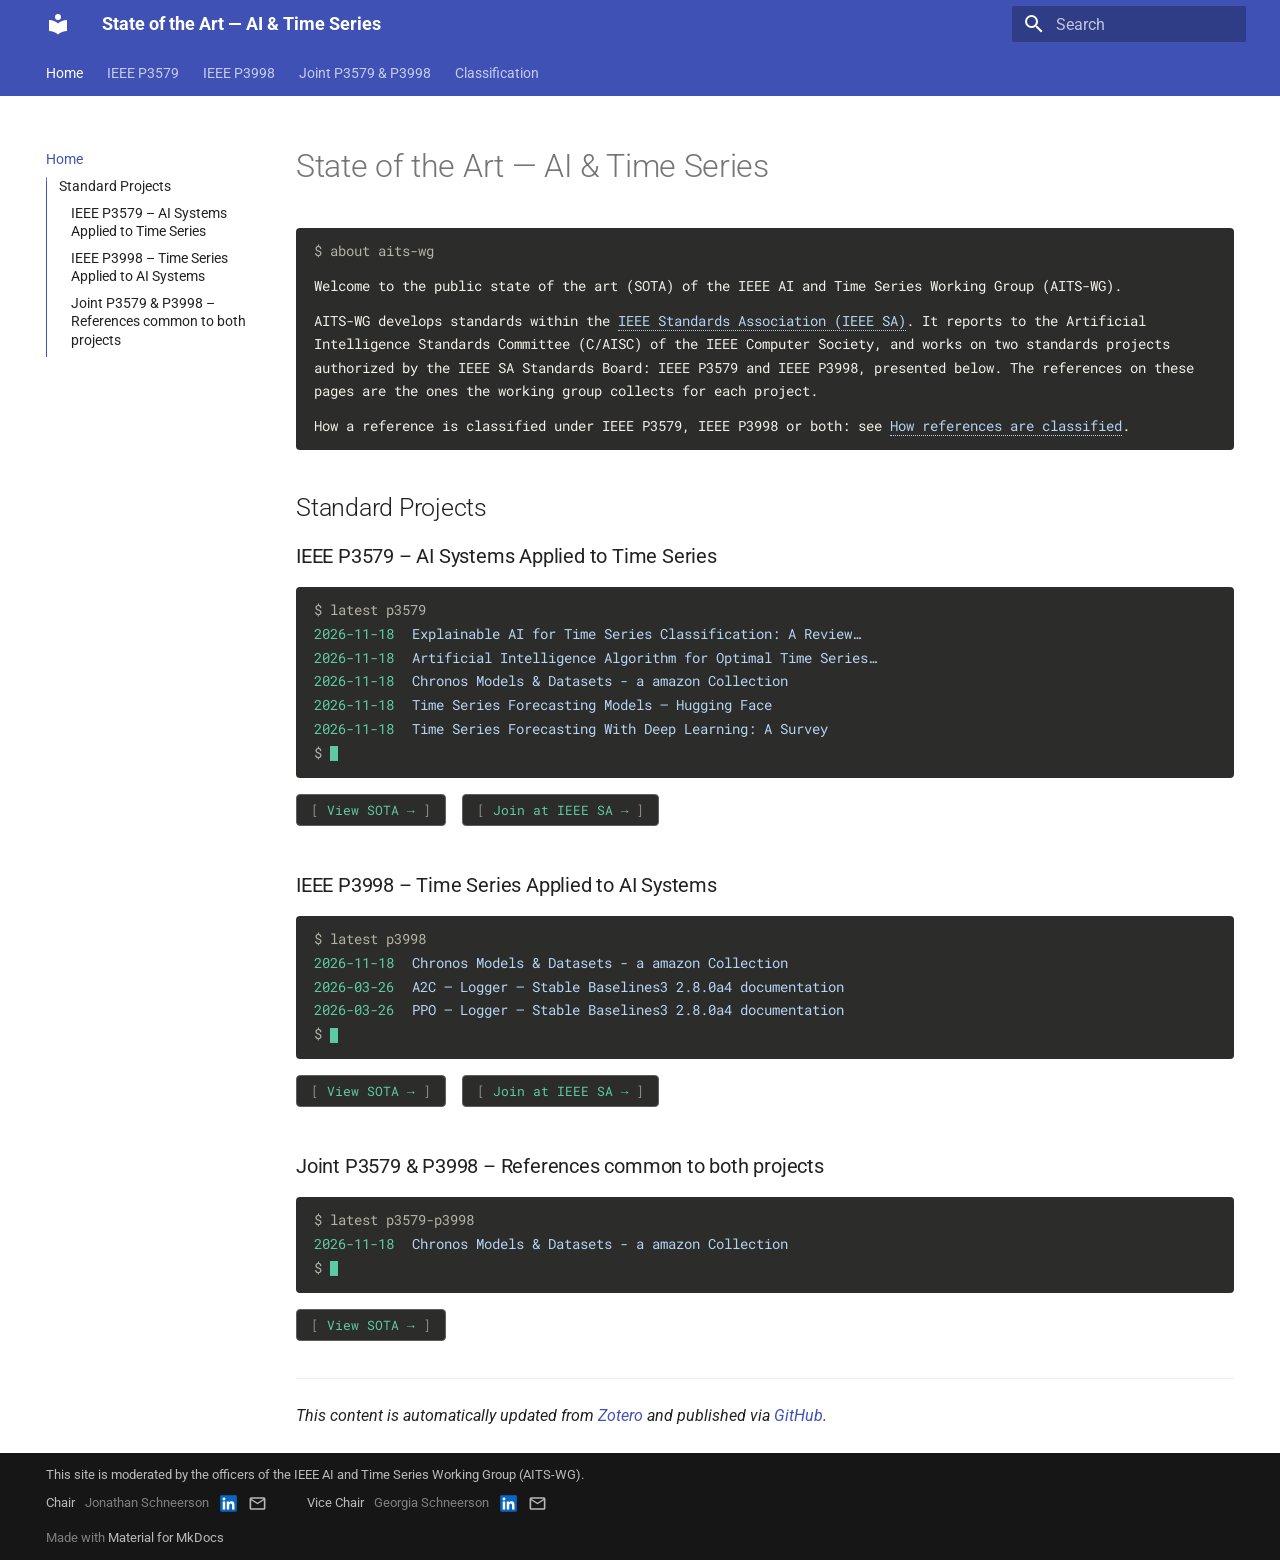
<file: index.html>
<!doctype html>
<html lang="en" class="no-js">
  <head>
    
      <meta charset="utf-8">
      <meta name="viewport" content="width=device-width,initial-scale=1">
      
      
      
        <link rel="canonical" href="https://aitimeseries.com/">
      
      
      
        <link rel="next" href="p3579/">
      
      
        
      
      
      <link rel="icon" href="assets/images/favicon.png">
      <meta name="generator" content="mkdocs-1.6.1, mkdocs-material-9.8.1">
    
    
      
        <title>State of the Art — AI & Time Series</title>
      
    
    
      <link rel="stylesheet" href="assets/stylesheets/main.57a0d79d.min.css">
      
        
        <link rel="stylesheet" href="assets/stylesheets/palette.fb2fffe2.min.css">
      
      


    
    
      
    
    
      
        
        
        <link rel="preconnect" href="https://fonts.gstatic.com" crossorigin>
        <link rel="stylesheet" href="https://fonts.googleapis.com/css?family=Roboto:300,300i,400,400i,700,700i%7CRoboto+Mono:400,400i,700,700i&display=fallback">
        <style>:root{--md-text-font:"Roboto";--md-code-font:"Roboto Mono"}</style>
      
    
    
      <link rel="stylesheet" href="stylesheets/terminal.css">
    
      <link rel="stylesheet" href="stylesheets/officers.css">
    
    <script>__md_scope=new URL(".",location),__md_hash=e=>[...e].reduce(((e,_)=>(e<<5)-e+_.charCodeAt(0)),0),__md_get=(e,_=localStorage,t=__md_scope)=>JSON.parse(_.getItem(t.pathname+"."+e)),__md_set=(e,_,t=localStorage,a=__md_scope)=>{try{t.setItem(a.pathname+"."+e,JSON.stringify(_))}catch(e){}}</script>
    
      

    
    
  </head>
  
  
    
    
    
    
    
    <body dir="ltr" data-md-color-scheme="default" data-md-color-primary="indigo" data-md-color-accent="blue">
  
    
    <input class="md-toggle" data-md-toggle="drawer" type="checkbox" id="__drawer" autocomplete="off">
    <input class="md-toggle" data-md-toggle="search" type="checkbox" id="__search" autocomplete="off">
    <label class="md-overlay" for="__drawer"></label>
    <div data-md-component="skip">
      
        
        <a href="#state-of-the-art-ai-time-series" class="md-skip">
          Skip to content
        </a>
      
    </div>
    <div data-md-component="announce">
      
    </div>
    
    
      

<header class="md-header" data-md-component="header">
  <nav class="md-header__inner md-grid" aria-label="Header">
    <a href="." title="State of the Art — AI &amp; Time Series" class="md-header__button md-logo" aria-label="State of the Art — AI & Time Series" data-md-component="logo">
      
  
  <svg xmlns="http://www.w3.org/2000/svg" viewBox="0 0 24 24"><path d="M12 8a3 3 0 0 0 3-3 3 3 0 0 0-3-3 3 3 0 0 0-3 3 3 3 0 0 0 3 3m0 3.54C9.64 9.35 6.5 8 3 8v11c3.5 0 6.64 1.35 9 3.54 2.36-2.19 5.5-3.54 9-3.54V8c-3.5 0-6.64 1.35-9 3.54"/></svg>

    </a>
    <label class="md-header__button md-icon" for="__drawer">
      
      <svg xmlns="http://www.w3.org/2000/svg" viewBox="0 0 24 24"><path d="M3 6h18v2H3zm0 5h18v2H3zm0 5h18v2H3z"/></svg>
    </label>
    <div class="md-header__title" data-md-component="header-title">
      <div class="md-header__ellipsis">
        <div class="md-header__topic">
          <span class="md-ellipsis">
            State of the Art — AI & Time Series
          </span>
        </div>
        <div class="md-header__topic" data-md-component="header-topic">
          <span class="md-ellipsis">
            
              Home
            
          </span>
        </div>
      </div>
    </div>
    
      
    
    
    
    
      
      
        <label class="md-header__button md-icon" for="__search">
          
          <svg xmlns="http://www.w3.org/2000/svg" viewBox="0 0 24 24"><path d="M9.5 3A6.5 6.5 0 0 1 16 9.5c0 1.61-.59 3.09-1.56 4.23l.27.27h.79l5 5-1.5 1.5-5-5v-.79l-.27-.27A6.52 6.52 0 0 1 9.5 16 6.5 6.5 0 0 1 3 9.5 6.5 6.5 0 0 1 9.5 3m0 2C7 5 5 7 5 9.5S7 14 9.5 14 14 12 14 9.5 12 5 9.5 5"/></svg>
        </label>
        <div class="md-search" data-md-component="search" role="dialog">
  <label class="md-search__overlay" for="__search"></label>
  <div class="md-search__inner" role="search">
    <form class="md-search__form" name="search">
      <input type="text" class="md-search__input" name="query" aria-label="Search" placeholder="Search" autocapitalize="off" autocorrect="off" autocomplete="off" spellcheck="false" data-md-component="search-query" required>
      <label class="md-search__icon md-icon" for="__search">
        
        <svg xmlns="http://www.w3.org/2000/svg" viewBox="0 0 24 24"><path d="M9.5 3A6.5 6.5 0 0 1 16 9.5c0 1.61-.59 3.09-1.56 4.23l.27.27h.79l5 5-1.5 1.5-5-5v-.79l-.27-.27A6.52 6.52 0 0 1 9.5 16 6.5 6.5 0 0 1 3 9.5 6.5 6.5 0 0 1 9.5 3m0 2C7 5 5 7 5 9.5S7 14 9.5 14 14 12 14 9.5 12 5 9.5 5"/></svg>
        
        <svg xmlns="http://www.w3.org/2000/svg" viewBox="0 0 24 24"><path d="M20 11v2H8l5.5 5.5-1.42 1.42L4.16 12l7.92-7.92L13.5 5.5 8 11z"/></svg>
      </label>
      <nav class="md-search__options" aria-label="Search">
        
        <button type="reset" class="md-search__icon md-icon" title="Clear" aria-label="Clear" tabindex="-1">
          
          <svg xmlns="http://www.w3.org/2000/svg" viewBox="0 0 24 24"><path d="M19 6.41 17.59 5 12 10.59 6.41 5 5 6.41 10.59 12 5 17.59 6.41 19 12 13.41 17.59 19 19 17.59 13.41 12z"/></svg>
        </button>
      </nav>
      
    </form>
    <div class="md-search__output">
      <div class="md-search__scrollwrap" tabindex="0" data-md-scrollfix>
        <div class="md-search-result" data-md-component="search-result">
          <div class="md-search-result__meta">
            Initializing search
          </div>
          <ol class="md-search-result__list" role="presentation"></ol>
        </div>
      </div>
    </div>
  </div>
</div>
      
    
    
  </nav>
  
</header>
    
    <div class="md-container" data-md-component="container">
      
      
        
          
            
<nav class="md-tabs" aria-label="Tabs" data-md-component="tabs">
  <div class="md-grid">
    <ul class="md-tabs__list">
      
        
  
  
  
    
  
  
    <li class="md-tabs__item md-tabs__item--active">
      <a href="." class="md-tabs__link">
        
  
  
    
  
  Home

      </a>
    </li>
  

      
        
  
  
  
  
    <li class="md-tabs__item">
      <a href="p3579/" class="md-tabs__link">
        
  
  
    
  
  IEEE P3579

      </a>
    </li>
  

      
        
  
  
  
  
    <li class="md-tabs__item">
      <a href="p3998/" class="md-tabs__link">
        
  
  
    
  
  IEEE P3998

      </a>
    </li>
  

      
        
  
  
  
  
    <li class="md-tabs__item">
      <a href="p3579-p3998/" class="md-tabs__link">
        
  
  
    
  
  Joint P3579 & P3998

      </a>
    </li>
  

      
        
  
  
  
  
    <li class="md-tabs__item">
      <a href="classification/" class="md-tabs__link">
        
  
  
    
  
  Classification

      </a>
    </li>
  

      
    </ul>
  </div>
</nav>
          
        
      
      <main class="md-main" data-md-component="main">
        <div class="md-main__inner md-grid">
          
            
              
              <div class="md-sidebar md-sidebar--primary" data-md-component="sidebar" data-md-type="navigation" >
                <div class="md-sidebar__scrollwrap">
                  <div class="md-sidebar__inner">
                    


  


  

<nav class="md-nav md-nav--primary md-nav--lifted md-nav--integrated" aria-label="Navigation" data-md-level="0">
  <label class="md-nav__title" for="__drawer">
    <a href="." title="State of the Art — AI &amp; Time Series" class="md-nav__button md-logo" aria-label="State of the Art — AI & Time Series" data-md-component="logo">
      
  
  <svg xmlns="http://www.w3.org/2000/svg" viewBox="0 0 24 24"><path d="M12 8a3 3 0 0 0 3-3 3 3 0 0 0-3-3 3 3 0 0 0-3 3 3 3 0 0 0 3 3m0 3.54C9.64 9.35 6.5 8 3 8v11c3.5 0 6.64 1.35 9 3.54 2.36-2.19 5.5-3.54 9-3.54V8c-3.5 0-6.64 1.35-9 3.54"/></svg>

    </a>
    State of the Art — AI & Time Series
  </label>
  
  <ul class="md-nav__list" data-md-scrollfix>
    
      
      
  
  
    
  
  
  
    <li class="md-nav__item md-nav__item--active">
      
      <input class="md-nav__toggle md-toggle" type="checkbox" id="__toc">
      
      
        
      
      
        <label class="md-nav__link md-nav__link--active" for="__toc">
          
  
  
  <span class="md-ellipsis">
    
  
    Home
  

    
  </span>
  
  

          <span class="md-nav__icon md-icon"></span>
        </label>
      
      <a href="." class="md-nav__link md-nav__link--active">
        
  
  
  <span class="md-ellipsis">
    
  
    Home
  

    
  </span>
  
  

      </a>
      
        

<nav class="md-nav md-nav--secondary" aria-label="Table of contents">
  
  
  
    
  
  
    <label class="md-nav__title" for="__toc">
      <span class="md-nav__icon md-icon"></span>
      Table of contents
    </label>
    <ul class="md-nav__list" data-md-component="toc" data-md-scrollfix>
      
        <li class="md-nav__item">
  <a href="#standard-projects" class="md-nav__link">
    <span class="md-ellipsis">
      
        Standard Projects
      
    </span>
  </a>
  
    <nav class="md-nav" aria-label="Standard Projects">
      <ul class="md-nav__list">
        
          <li class="md-nav__item">
  <a href="#ieee-p3579-ai-systems-applied-to-time-series" class="md-nav__link">
    <span class="md-ellipsis">
      
        IEEE P3579 – AI Systems Applied to Time Series
      
    </span>
  </a>
  
</li>
        
          <li class="md-nav__item">
  <a href="#ieee-p3998-time-series-applied-to-ai-systems" class="md-nav__link">
    <span class="md-ellipsis">
      
        IEEE P3998 – Time Series Applied to AI Systems
      
    </span>
  </a>
  
</li>
        
          <li class="md-nav__item">
  <a href="#joint-p3579-p3998-references-common-to-both-projects" class="md-nav__link">
    <span class="md-ellipsis">
      
        Joint P3579 &amp; P3998 – References common to both projects
      
    </span>
  </a>
  
</li>
        
      </ul>
    </nav>
  
</li>
      
    </ul>
  
</nav>
      
    </li>
  

    
      
      
  
  
  
  
    <li class="md-nav__item">
      <a href="p3579/" class="md-nav__link">
        
  
  
  <span class="md-ellipsis">
    
  
    IEEE P3579
  

    
  </span>
  
  

      </a>
    </li>
  

    
      
      
  
  
  
  
    <li class="md-nav__item">
      <a href="p3998/" class="md-nav__link">
        
  
  
  <span class="md-ellipsis">
    
  
    IEEE P3998
  

    
  </span>
  
  

      </a>
    </li>
  

    
      
      
  
  
  
  
    <li class="md-nav__item">
      <a href="p3579-p3998/" class="md-nav__link">
        
  
  
  <span class="md-ellipsis">
    
  
    Joint P3579 & P3998
  

    
  </span>
  
  

      </a>
    </li>
  

    
      
      
  
  
  
  
    <li class="md-nav__item">
      <a href="classification/" class="md-nav__link">
        
  
  
  <span class="md-ellipsis">
    
  
    Classification
  

    
  </span>
  
  

      </a>
    </li>
  

    
  </ul>
</nav>
                  </div>
                </div>
              </div>
            
            
          
          
            <div class="md-content" data-md-component="content">
              
              <article class="md-content__inner md-typeset">
                
                  



<h1 id="state-of-the-art-ai-time-series">State of the Art — AI &amp; Time Series</h1>
<div class="term-panel">
<p><span class="term-prompt">$ about aits-wg</span></p>
<p>Welcome to the public state of the art (SOTA) of the IEEE AI and Time Series Working Group (AITS-WG).</p>
<p>AITS-WG develops standards within the <a href="https://standards.ieee.org/">IEEE Standards Association (IEEE SA)</a>. It reports to the Artificial Intelligence Standards Committee (C/AISC) of the IEEE Computer Society, and works on two standards projects authorized by the IEEE SA Standards Board: IEEE P3579 and IEEE P3998, presented below. The references on these pages are the ones the working group collects for each project.</p>
<p>How a reference is classified under IEEE P3579, IEEE P3998 or both: see <a href="classification/">How references are classified</a>.</p>
</div>
<h2 id="standard-projects">Standard Projects</h2>
<h3 id="ieee-p3579-ai-systems-applied-to-time-series">IEEE P3579 – AI Systems Applied to Time Series</h3>
<!-- latest:p3579 -->

<div class="latest-term">
<p><span class="term-prompt">$ latest p3579</span></p>
<ul>
<li><span class="term-date">2026-11-18</span> <a href="p3579/#ref-NJNFHFNK" title="Explainable AI for Time Series Classification: A Review, Taxonomy and Research Directions">Explainable AI for Time Series Classification: A Review…</a></li>
<li><span class="term-date">2026-11-18</span> <a href="p3579/#ref-7AH99IWN" title="Artificial Intelligence Algorithm for Optimal Time Series Data Model">Artificial Intelligence Algorithm for Optimal Time Series…</a></li>
<li><span class="term-date">2026-11-18</span> <a href="p3579/#ref-6CB8RX6D" title="Chronos Models &amp; Datasets - a amazon Collection">Chronos Models &amp; Datasets - a amazon Collection</a></li>
<li><span class="term-date">2026-11-18</span> <a href="p3579/#ref-UGU54QGJ" title="Time Series Forecasting Models – Hugging Face">Time Series Forecasting Models – Hugging Face</a></li>
<li><span class="term-date">2026-11-18</span> <a href="p3579/#ref-4Q3UIAIE" title="Time Series Forecasting With Deep Learning: A Survey">Time Series Forecasting With Deep Learning: A Survey</a></li>
</ul>
</div>
<!-- /latest:p3579 -->

<p><a class="term-btn" href="p3579/">View SOTA →</a>
<a class="term-btn" href="https://p3579.aitimeseries.com">Join at IEEE SA →</a></p>
<h3 id="ieee-p3998-time-series-applied-to-ai-systems">IEEE P3998 – Time Series Applied to AI Systems</h3>
<!-- latest:p3998 -->

<div class="latest-term">
<p><span class="term-prompt">$ latest p3998</span></p>
<ul>
<li><span class="term-date">2026-11-18</span> <a href="p3998/#ref-HEVNVWAX" title="Chronos Models &amp; Datasets - a amazon Collection">Chronos Models &amp; Datasets - a amazon Collection</a></li>
<li><span class="term-date">2026-03-26</span> <a href="p3998/#ref-Z6TDV2T2" title="A2C — Logger — Stable Baselines3 2.8.0a4 documentation">A2C — Logger — Stable Baselines3 2.8.0a4 documentation</a></li>
<li><span class="term-date">2026-03-26</span> <a href="p3998/#ref-FCNVJ24Q" title="PPO — Logger — Stable Baselines3 2.8.0a4 documentation">PPO — Logger — Stable Baselines3 2.8.0a4 documentation</a></li>
</ul>
</div>
<!-- /latest:p3998 -->

<p><a class="term-btn" href="p3998/">View SOTA →</a>
<a class="term-btn" href="https://p3998.aitimeseries.com">Join at IEEE SA →</a></p>
<h3 id="joint-p3579-p3998-references-common-to-both-projects">Joint P3579 &amp; P3998 – References common to both projects</h3>
<!-- latest:p3579-p3998 -->

<div class="latest-term">
<p><span class="term-prompt">$ latest p3579-p3998</span></p>
<ul>
<li><span class="term-date">2026-11-18</span> <a href="p3579-p3998/#ref-6CB8RX6D" title="Chronos Models &amp; Datasets - a amazon Collection">Chronos Models &amp; Datasets - a amazon Collection</a></li>
</ul>
</div>
<!-- /latest:p3579-p3998 -->

<p><a class="term-btn" href="p3579-p3998/">View SOTA →</a></p>
<hr />
<p><em>This content is automatically updated from <a href="https://www.zotero.org">Zotero</a> and published via <a href="https://github.com/aitimeseries">GitHub</a>.</em></p>












                
              </article>
            </div>
          
          
<script>var target=document.getElementById(location.hash.slice(1));target&&target.name&&(target.checked=target.name.startsWith("__tabbed_"))</script>
        </div>
        
          <button type="button" class="md-top md-icon" data-md-component="top" hidden>
  
  <svg xmlns="http://www.w3.org/2000/svg" viewBox="0 0 24 24"><path d="M13 20h-2V8l-5.5 5.5-1.42-1.42L12 4.16l7.92 7.92-1.42 1.42L13 8z"/></svg>
  Back to top
</button>
        
      </main>
      
        <footer class="md-footer">
  
  <div class="md-footer-meta md-typeset">
    <div class="md-footer-meta__inner md-grid">
      <div class="md-copyright">
  
    <div class="md-copyright__highlight">
      This site is moderated by the officers of the IEEE AI and Time Series Working Group (AITS-WG).
    </div>
  
  
    <ul class="md-officers">
      
        <li>
          <span class="md-officers__role">Chair</span>
          <span class="md-officers__name">Jonathan Schneerson</span>
          
            <a class="md-officers__linkedin" href="https://www.linkedin.com/in/jschneerson/" target="_blank" rel="noopener" title="LinkedIn" aria-label="LinkedIn profile of Jonathan Schneerson">
              <svg xmlns="http://www.w3.org/2000/svg" viewBox="0 0 448 512"><!--! Font Awesome Free 7.1.0 by @fontawesome - https://fontawesome.com License - https://fontawesome.com/license/free (Icons: CC BY 4.0, Fonts: SIL OFL 1.1, Code: MIT License) Copyright 2025 Fonticons, Inc.--><path d="M416 32H31.9C14.3 32 0 46.5 0 64.3v383.4C0 465.5 14.3 480 31.9 480H416c17.6 0 32-14.5 32-32.3V64.3c0-17.8-14.4-32.3-32-32.3M135.4 416H69V202.2h66.5V416zM102.2 96a38.5 38.5 0 1 1 0 77 38.5 38.5 0 1 1 0-77m282.1 320h-66.4V312c0-24.8-.5-56.7-34.5-56.7-34.6 0-39.9 27-39.9 54.9V416h-66.4V202.2h63.7v29.2h.9c8.9-16.8 30.6-34.5 62.9-34.5 67.2 0 79.7 44.3 79.7 101.9z"/></svg>
            </a>
          
          
            <button type="button" class="md-officers__email" data-e="Z3JvLmVlZWlAbm9zcmVlbmhjc2o=" title="Email" aria-label="Show the email address of Jonathan Schneerson">
              <svg xmlns="http://www.w3.org/2000/svg" viewBox="0 0 24 24"><path d="M22 6c0-1.1-.9-2-2-2H4c-1.1 0-2 .9-2 2v12c0 1.1.9 2 2 2h16c1.1 0 2-.9 2-2zm-2 0-8 5-8-5zm0 12H4V8l8 5 8-5z"/></svg>
            </button>
          
        </li>
      
        <li>
          <span class="md-officers__role">Vice Chair</span>
          <span class="md-officers__name">Georgia Schneerson</span>
          
            <a class="md-officers__linkedin" href="https://www.linkedin.com/in/gschneerson/" target="_blank" rel="noopener" title="LinkedIn" aria-label="LinkedIn profile of Georgia Schneerson">
              <svg xmlns="http://www.w3.org/2000/svg" viewBox="0 0 448 512"><!--! Font Awesome Free 7.1.0 by @fontawesome - https://fontawesome.com License - https://fontawesome.com/license/free (Icons: CC BY 4.0, Fonts: SIL OFL 1.1, Code: MIT License) Copyright 2025 Fonticons, Inc.--><path d="M416 32H31.9C14.3 32 0 46.5 0 64.3v383.4C0 465.5 14.3 480 31.9 480H416c17.6 0 32-14.5 32-32.3V64.3c0-17.8-14.4-32.3-32-32.3M135.4 416H69V202.2h66.5V416zM102.2 96a38.5 38.5 0 1 1 0 77 38.5 38.5 0 1 1 0-77m282.1 320h-66.4V312c0-24.8-.5-56.7-34.5-56.7-34.6 0-39.9 27-39.9 54.9V416h-66.4V202.2h63.7v29.2h.9c8.9-16.8 30.6-34.5 62.9-34.5 67.2 0 79.7 44.3 79.7 101.9z"/></svg>
            </a>
          
          
            <button type="button" class="md-officers__email" data-e="Z3JvLmVlZWlAbm9zcmVlbmhjc2c=" title="Email" aria-label="Show the email address of Georgia Schneerson">
              <svg xmlns="http://www.w3.org/2000/svg" viewBox="0 0 24 24"><path d="M22 6c0-1.1-.9-2-2-2H4c-1.1 0-2 .9-2 2v12c0 1.1.9 2 2 2h16c1.1 0 2-.9 2-2zm-2 0-8 5-8-5zm0 12H4V8l8 5 8-5z"/></svg>
            </button>
          
        </li>
      
    </ul>
    <noscript>The email addresses need JavaScript.</noscript>
  
  
    Made with
    <a href="https://squidfunk.github.io/mkdocs-material/" target="_blank" rel="noopener">
      Material for MkDocs
    </a>
  
</div>
      
    </div>
  </div>
</footer>
      
    </div>
    <div class="md-dialog" data-md-component="dialog">
      <div class="md-dialog__inner md-typeset"></div>
    </div>
    
    
    
      
      
      <script id="__config" type="application/json">{"annotate": null, "base": ".", "features": ["navigation.tabs", "navigation.top", "search.highlight", "toc.integrate"], "search": "assets/javascripts/workers/search.a7633da7.min.js", "tags": null, "translations": {"clipboard.copied": "Copied to clipboard", "clipboard.copy": "Copy to clipboard", "search.result.more.one": "1 more on this page", "search.result.more.other": "# more on this page", "search.result.none": "No matching documents", "search.result.one": "1 matching document", "search.result.other": "# matching documents", "search.result.placeholder": "Type to start searching", "search.result.term.missing": "Missing", "select.version": "Select version"}, "version": null}</script>
    
    
      <script src="assets/javascripts/bundle.a5f9d56c.min.js"></script>
      
        <script src="javascripts/officers.js"></script>
      
    
  </body>
</html>
</file>
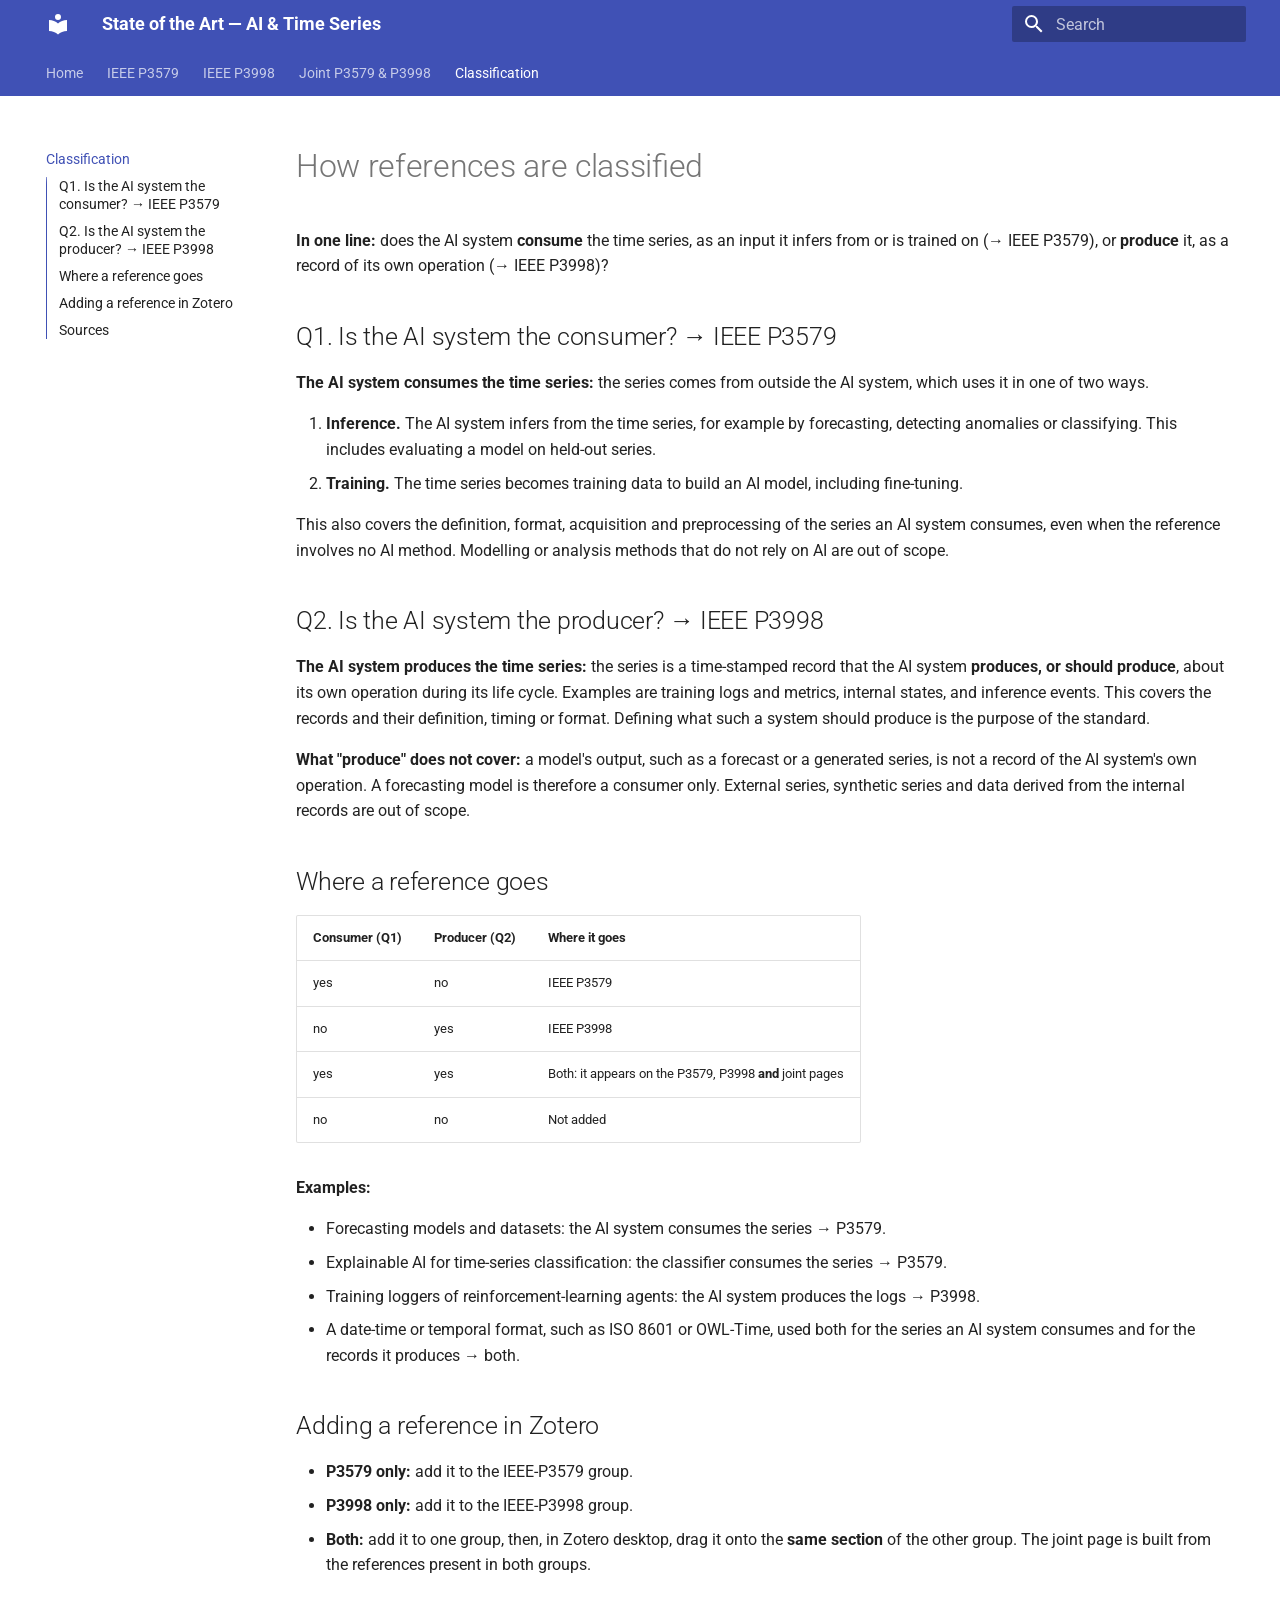
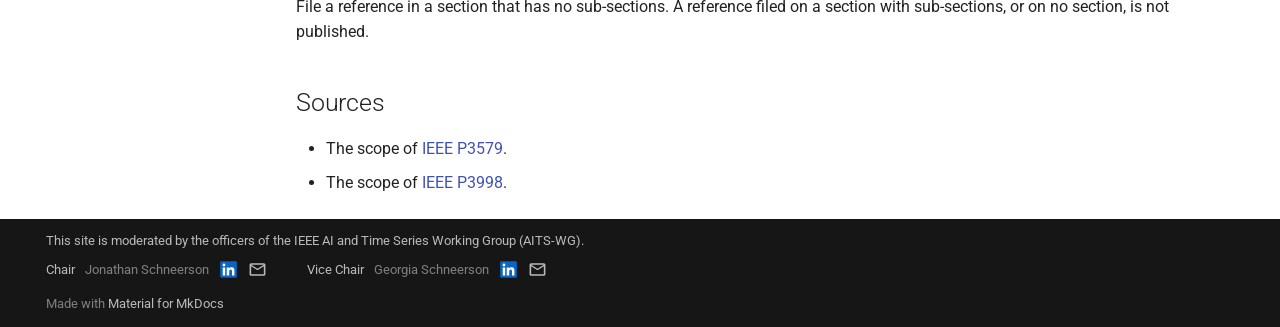
<file: classification/index.html>
<!doctype html>
<html lang="en" class="no-js">
  <head>
    
      <meta charset="utf-8">
      <meta name="viewport" content="width=device-width,initial-scale=1">
      
      
      
        <link rel="canonical" href="https://aitimeseries.com/classification/">
      
      
        <link rel="prev" href="../p3579-p3998/">
      
      
      
        
      
      
      <link rel="icon" href="../assets/images/favicon.png">
      <meta name="generator" content="mkdocs-1.6.1, mkdocs-material-9.8.1">
    
    
      
        <title>Classification - State of the Art — AI & Time Series</title>
      
    
    
      <link rel="stylesheet" href="../assets/stylesheets/main.57a0d79d.min.css">
      
        
        <link rel="stylesheet" href="../assets/stylesheets/palette.fb2fffe2.min.css">
      
      


    
    
      
    
    
      
        
        
        <link rel="preconnect" href="https://fonts.gstatic.com" crossorigin>
        <link rel="stylesheet" href="https://fonts.googleapis.com/css?family=Roboto:300,300i,400,400i,700,700i%7CRoboto+Mono:400,400i,700,700i&display=fallback">
        <style>:root{--md-text-font:"Roboto";--md-code-font:"Roboto Mono"}</style>
      
    
    
      <link rel="stylesheet" href="../stylesheets/terminal.css">
    
      <link rel="stylesheet" href="../stylesheets/officers.css">
    
    <script>__md_scope=new URL("..",location),__md_hash=e=>[...e].reduce(((e,_)=>(e<<5)-e+_.charCodeAt(0)),0),__md_get=(e,_=localStorage,t=__md_scope)=>JSON.parse(_.getItem(t.pathname+"."+e)),__md_set=(e,_,t=localStorage,a=__md_scope)=>{try{t.setItem(a.pathname+"."+e,JSON.stringify(_))}catch(e){}}</script>
    
      

    
    
  </head>
  
  
    
    
    
    
    
    <body dir="ltr" data-md-color-scheme="default" data-md-color-primary="indigo" data-md-color-accent="blue">
  
    
    <input class="md-toggle" data-md-toggle="drawer" type="checkbox" id="__drawer" autocomplete="off">
    <input class="md-toggle" data-md-toggle="search" type="checkbox" id="__search" autocomplete="off">
    <label class="md-overlay" for="__drawer"></label>
    <div data-md-component="skip">
      
        
        <a href="#how-references-are-classified" class="md-skip">
          Skip to content
        </a>
      
    </div>
    <div data-md-component="announce">
      
    </div>
    
    
      

<header class="md-header" data-md-component="header">
  <nav class="md-header__inner md-grid" aria-label="Header">
    <a href=".." title="State of the Art — AI &amp; Time Series" class="md-header__button md-logo" aria-label="State of the Art — AI & Time Series" data-md-component="logo">
      
  
  <svg xmlns="http://www.w3.org/2000/svg" viewBox="0 0 24 24"><path d="M12 8a3 3 0 0 0 3-3 3 3 0 0 0-3-3 3 3 0 0 0-3 3 3 3 0 0 0 3 3m0 3.54C9.64 9.35 6.5 8 3 8v11c3.5 0 6.64 1.35 9 3.54 2.36-2.19 5.5-3.54 9-3.54V8c-3.5 0-6.64 1.35-9 3.54"/></svg>

    </a>
    <label class="md-header__button md-icon" for="__drawer">
      
      <svg xmlns="http://www.w3.org/2000/svg" viewBox="0 0 24 24"><path d="M3 6h18v2H3zm0 5h18v2H3zm0 5h18v2H3z"/></svg>
    </label>
    <div class="md-header__title" data-md-component="header-title">
      <div class="md-header__ellipsis">
        <div class="md-header__topic">
          <span class="md-ellipsis">
            State of the Art — AI & Time Series
          </span>
        </div>
        <div class="md-header__topic" data-md-component="header-topic">
          <span class="md-ellipsis">
            
              Classification
            
          </span>
        </div>
      </div>
    </div>
    
      
    
    
    
    
      
      
        <label class="md-header__button md-icon" for="__search">
          
          <svg xmlns="http://www.w3.org/2000/svg" viewBox="0 0 24 24"><path d="M9.5 3A6.5 6.5 0 0 1 16 9.5c0 1.61-.59 3.09-1.56 4.23l.27.27h.79l5 5-1.5 1.5-5-5v-.79l-.27-.27A6.52 6.52 0 0 1 9.5 16 6.5 6.5 0 0 1 3 9.5 6.5 6.5 0 0 1 9.5 3m0 2C7 5 5 7 5 9.5S7 14 9.5 14 14 12 14 9.5 12 5 9.5 5"/></svg>
        </label>
        <div class="md-search" data-md-component="search" role="dialog">
  <label class="md-search__overlay" for="__search"></label>
  <div class="md-search__inner" role="search">
    <form class="md-search__form" name="search">
      <input type="text" class="md-search__input" name="query" aria-label="Search" placeholder="Search" autocapitalize="off" autocorrect="off" autocomplete="off" spellcheck="false" data-md-component="search-query" required>
      <label class="md-search__icon md-icon" for="__search">
        
        <svg xmlns="http://www.w3.org/2000/svg" viewBox="0 0 24 24"><path d="M9.5 3A6.5 6.5 0 0 1 16 9.5c0 1.61-.59 3.09-1.56 4.23l.27.27h.79l5 5-1.5 1.5-5-5v-.79l-.27-.27A6.52 6.52 0 0 1 9.5 16 6.5 6.5 0 0 1 3 9.5 6.5 6.5 0 0 1 9.5 3m0 2C7 5 5 7 5 9.5S7 14 9.5 14 14 12 14 9.5 12 5 9.5 5"/></svg>
        
        <svg xmlns="http://www.w3.org/2000/svg" viewBox="0 0 24 24"><path d="M20 11v2H8l5.5 5.5-1.42 1.42L4.16 12l7.92-7.92L13.5 5.5 8 11z"/></svg>
      </label>
      <nav class="md-search__options" aria-label="Search">
        
        <button type="reset" class="md-search__icon md-icon" title="Clear" aria-label="Clear" tabindex="-1">
          
          <svg xmlns="http://www.w3.org/2000/svg" viewBox="0 0 24 24"><path d="M19 6.41 17.59 5 12 10.59 6.41 5 5 6.41 10.59 12 5 17.59 6.41 19 12 13.41 17.59 19 19 17.59 13.41 12z"/></svg>
        </button>
      </nav>
      
    </form>
    <div class="md-search__output">
      <div class="md-search__scrollwrap" tabindex="0" data-md-scrollfix>
        <div class="md-search-result" data-md-component="search-result">
          <div class="md-search-result__meta">
            Initializing search
          </div>
          <ol class="md-search-result__list" role="presentation"></ol>
        </div>
      </div>
    </div>
  </div>
</div>
      
    
    
  </nav>
  
</header>
    
    <div class="md-container" data-md-component="container">
      
      
        
          
            
<nav class="md-tabs" aria-label="Tabs" data-md-component="tabs">
  <div class="md-grid">
    <ul class="md-tabs__list">
      
        
  
  
  
  
    <li class="md-tabs__item">
      <a href=".." class="md-tabs__link">
        
  
  
    
  
  Home

      </a>
    </li>
  

      
        
  
  
  
  
    <li class="md-tabs__item">
      <a href="../p3579/" class="md-tabs__link">
        
  
  
    
  
  IEEE P3579

      </a>
    </li>
  

      
        
  
  
  
  
    <li class="md-tabs__item">
      <a href="../p3998/" class="md-tabs__link">
        
  
  
    
  
  IEEE P3998

      </a>
    </li>
  

      
        
  
  
  
  
    <li class="md-tabs__item">
      <a href="../p3579-p3998/" class="md-tabs__link">
        
  
  
    
  
  Joint P3579 & P3998

      </a>
    </li>
  

      
        
  
  
  
    
  
  
    <li class="md-tabs__item md-tabs__item--active">
      <a href="./" class="md-tabs__link">
        
  
  
    
  
  Classification

      </a>
    </li>
  

      
    </ul>
  </div>
</nav>
          
        
      
      <main class="md-main" data-md-component="main">
        <div class="md-main__inner md-grid">
          
            
              
              <div class="md-sidebar md-sidebar--primary" data-md-component="sidebar" data-md-type="navigation" >
                <div class="md-sidebar__scrollwrap">
                  <div class="md-sidebar__inner">
                    


  


  

<nav class="md-nav md-nav--primary md-nav--lifted md-nav--integrated" aria-label="Navigation" data-md-level="0">
  <label class="md-nav__title" for="__drawer">
    <a href=".." title="State of the Art — AI &amp; Time Series" class="md-nav__button md-logo" aria-label="State of the Art — AI & Time Series" data-md-component="logo">
      
  
  <svg xmlns="http://www.w3.org/2000/svg" viewBox="0 0 24 24"><path d="M12 8a3 3 0 0 0 3-3 3 3 0 0 0-3-3 3 3 0 0 0-3 3 3 3 0 0 0 3 3m0 3.54C9.64 9.35 6.5 8 3 8v11c3.5 0 6.64 1.35 9 3.54 2.36-2.19 5.5-3.54 9-3.54V8c-3.5 0-6.64 1.35-9 3.54"/></svg>

    </a>
    State of the Art — AI & Time Series
  </label>
  
  <ul class="md-nav__list" data-md-scrollfix>
    
      
      
  
  
  
  
    <li class="md-nav__item">
      <a href=".." class="md-nav__link">
        
  
  
  <span class="md-ellipsis">
    
  
    Home
  

    
  </span>
  
  

      </a>
    </li>
  

    
      
      
  
  
  
  
    <li class="md-nav__item">
      <a href="../p3579/" class="md-nav__link">
        
  
  
  <span class="md-ellipsis">
    
  
    IEEE P3579
  

    
  </span>
  
  

      </a>
    </li>
  

    
      
      
  
  
  
  
    <li class="md-nav__item">
      <a href="../p3998/" class="md-nav__link">
        
  
  
  <span class="md-ellipsis">
    
  
    IEEE P3998
  

    
  </span>
  
  

      </a>
    </li>
  

    
      
      
  
  
  
  
    <li class="md-nav__item">
      <a href="../p3579-p3998/" class="md-nav__link">
        
  
  
  <span class="md-ellipsis">
    
  
    Joint P3579 & P3998
  

    
  </span>
  
  

      </a>
    </li>
  

    
      
      
  
  
    
  
  
  
    <li class="md-nav__item md-nav__item--active">
      
      <input class="md-nav__toggle md-toggle" type="checkbox" id="__toc">
      
      
        
      
      
        <label class="md-nav__link md-nav__link--active" for="__toc">
          
  
  
  <span class="md-ellipsis">
    
  
    Classification
  

    
  </span>
  
  

          <span class="md-nav__icon md-icon"></span>
        </label>
      
      <a href="./" class="md-nav__link md-nav__link--active">
        
  
  
  <span class="md-ellipsis">
    
  
    Classification
  

    
  </span>
  
  

      </a>
      
        

<nav class="md-nav md-nav--secondary" aria-label="Table of contents">
  
  
  
    
  
  
    <label class="md-nav__title" for="__toc">
      <span class="md-nav__icon md-icon"></span>
      Table of contents
    </label>
    <ul class="md-nav__list" data-md-component="toc" data-md-scrollfix>
      
        <li class="md-nav__item">
  <a href="#q1-is-the-ai-system-the-consumer-ieee-p3579" class="md-nav__link">
    <span class="md-ellipsis">
      
        Q1. Is the AI system the consumer? → IEEE P3579
      
    </span>
  </a>
  
</li>
      
        <li class="md-nav__item">
  <a href="#q2-is-the-ai-system-the-producer-ieee-p3998" class="md-nav__link">
    <span class="md-ellipsis">
      
        Q2. Is the AI system the producer? → IEEE P3998
      
    </span>
  </a>
  
</li>
      
        <li class="md-nav__item">
  <a href="#where-a-reference-goes" class="md-nav__link">
    <span class="md-ellipsis">
      
        Where a reference goes
      
    </span>
  </a>
  
</li>
      
        <li class="md-nav__item">
  <a href="#adding-a-reference-in-zotero" class="md-nav__link">
    <span class="md-ellipsis">
      
        Adding a reference in Zotero
      
    </span>
  </a>
  
</li>
      
        <li class="md-nav__item">
  <a href="#sources" class="md-nav__link">
    <span class="md-ellipsis">
      
        Sources
      
    </span>
  </a>
  
</li>
      
    </ul>
  
</nav>
      
    </li>
  

    
  </ul>
</nav>
                  </div>
                </div>
              </div>
            
            
          
          
            <div class="md-content" data-md-component="content">
              
              <article class="md-content__inner md-typeset">
                
                  



<h1 id="how-references-are-classified">How references are classified</h1>
<p><strong>In one line:</strong> does the AI system <strong>consume</strong> the time series, as an input it infers from or is trained on (→ IEEE P3579), or <strong>produce</strong> it, as a record of its own operation (→ IEEE P3998)?</p>
<h2 id="q1-is-the-ai-system-the-consumer-ieee-p3579">Q1. Is the AI system the consumer? → IEEE P3579</h2>
<p><strong>The AI system consumes the time series:</strong> the series comes from outside the AI system, which uses it in one of two ways.</p>
<ol>
<li><strong>Inference.</strong> The AI system infers from the time series, for example by forecasting, detecting anomalies or classifying. This includes evaluating a model on held-out series.</li>
<li><strong>Training.</strong> The time series becomes training data to build an AI model, including fine-tuning.</li>
</ol>
<p>This also covers the definition, format, acquisition and preprocessing of the series an AI system consumes, even when the reference involves no AI method. Modelling or analysis methods that do not rely on AI are out of scope.</p>
<h2 id="q2-is-the-ai-system-the-producer-ieee-p3998">Q2. Is the AI system the producer? → IEEE P3998</h2>
<p><strong>The AI system produces the time series:</strong> the series is a time-stamped record that the AI system <strong>produces, or should produce</strong>, about its own operation during its life cycle. Examples are training logs and metrics, internal states, and inference events. This covers the records and their definition, timing or format. Defining what such a system should produce is the purpose of the standard.</p>
<p><strong>What "produce" does not cover:</strong> a model's output, such as a forecast or a generated series, is not a record of the AI system's own operation. A forecasting model is therefore a consumer only. External series, synthetic series and data derived from the internal records are out of scope.</p>
<h2 id="where-a-reference-goes">Where a reference goes</h2>
<table>
<thead>
<tr>
<th>Consumer (Q1)</th>
<th>Producer (Q2)</th>
<th>Where it goes</th>
</tr>
</thead>
<tbody>
<tr>
<td>yes</td>
<td>no</td>
<td>IEEE P3579</td>
</tr>
<tr>
<td>no</td>
<td>yes</td>
<td>IEEE P3998</td>
</tr>
<tr>
<td>yes</td>
<td>yes</td>
<td>Both: it appears on the P3579, P3998 <strong>and</strong> joint pages</td>
</tr>
<tr>
<td>no</td>
<td>no</td>
<td>Not added</td>
</tr>
</tbody>
</table>
<p><strong>Examples:</strong></p>
<ul>
<li>Forecasting models and datasets: the AI system consumes the series → P3579.</li>
<li>Explainable AI for time-series classification: the classifier consumes the series → P3579.</li>
<li>Training loggers of reinforcement-learning agents: the AI system produces the logs → P3998.</li>
<li>A date-time or temporal format, such as ISO 8601 or OWL-Time, used both for the series an AI system consumes and for the records it produces → both.</li>
</ul>
<h2 id="adding-a-reference-in-zotero">Adding a reference in Zotero</h2>
<ul>
<li><strong>P3579 only:</strong> add it to the IEEE-P3579 group.</li>
<li><strong>P3998 only:</strong> add it to the IEEE-P3998 group.</li>
<li><strong>Both:</strong> add it to one group, then, in Zotero desktop, drag it onto the <strong>same section</strong> of the other group. The joint page is built from the references present in both groups.</li>
</ul>
<p>File a reference in a section that has no sub-sections. A reference filed on a section with sub-sections, or on no section, is not published.</p>
<h2 id="sources">Sources</h2>
<ul>
<li>The scope of <a href="https://standards.ieee.org/ieee/3579/11981/">IEEE P3579</a>.</li>
<li>The scope of <a href="https://standards.ieee.org/ieee/3998/12501/">IEEE P3998</a>.</li>
</ul>












                
              </article>
            </div>
          
          
<script>var target=document.getElementById(location.hash.slice(1));target&&target.name&&(target.checked=target.name.startsWith("__tabbed_"))</script>
        </div>
        
          <button type="button" class="md-top md-icon" data-md-component="top" hidden>
  
  <svg xmlns="http://www.w3.org/2000/svg" viewBox="0 0 24 24"><path d="M13 20h-2V8l-5.5 5.5-1.42-1.42L12 4.16l7.92 7.92-1.42 1.42L13 8z"/></svg>
  Back to top
</button>
        
      </main>
      
        <footer class="md-footer">
  
  <div class="md-footer-meta md-typeset">
    <div class="md-footer-meta__inner md-grid">
      <div class="md-copyright">
  
    <div class="md-copyright__highlight">
      This site is moderated by the officers of the IEEE AI and Time Series Working Group (AITS-WG).
    </div>
  
  
    <ul class="md-officers">
      
        <li>
          <span class="md-officers__role">Chair</span>
          <span class="md-officers__name">Jonathan Schneerson</span>
          
            <a class="md-officers__linkedin" href="https://www.linkedin.com/in/jschneerson/" target="_blank" rel="noopener" title="LinkedIn" aria-label="LinkedIn profile of Jonathan Schneerson">
              <svg xmlns="http://www.w3.org/2000/svg" viewBox="0 0 448 512"><!--! Font Awesome Free 7.1.0 by @fontawesome - https://fontawesome.com License - https://fontawesome.com/license/free (Icons: CC BY 4.0, Fonts: SIL OFL 1.1, Code: MIT License) Copyright 2025 Fonticons, Inc.--><path d="M416 32H31.9C14.3 32 0 46.5 0 64.3v383.4C0 465.5 14.3 480 31.9 480H416c17.6 0 32-14.5 32-32.3V64.3c0-17.8-14.4-32.3-32-32.3M135.4 416H69V202.2h66.5V416zM102.2 96a38.5 38.5 0 1 1 0 77 38.5 38.5 0 1 1 0-77m282.1 320h-66.4V312c0-24.8-.5-56.7-34.5-56.7-34.6 0-39.9 27-39.9 54.9V416h-66.4V202.2h63.7v29.2h.9c8.9-16.8 30.6-34.5 62.9-34.5 67.2 0 79.7 44.3 79.7 101.9z"/></svg>
            </a>
          
          
            <button type="button" class="md-officers__email" data-e="Z3JvLmVlZWlAbm9zcmVlbmhjc2o=" title="Email" aria-label="Show the email address of Jonathan Schneerson">
              <svg xmlns="http://www.w3.org/2000/svg" viewBox="0 0 24 24"><path d="M22 6c0-1.1-.9-2-2-2H4c-1.1 0-2 .9-2 2v12c0 1.1.9 2 2 2h16c1.1 0 2-.9 2-2zm-2 0-8 5-8-5zm0 12H4V8l8 5 8-5z"/></svg>
            </button>
          
        </li>
      
        <li>
          <span class="md-officers__role">Vice Chair</span>
          <span class="md-officers__name">Georgia Schneerson</span>
          
            <a class="md-officers__linkedin" href="https://www.linkedin.com/in/gschneerson/" target="_blank" rel="noopener" title="LinkedIn" aria-label="LinkedIn profile of Georgia Schneerson">
              <svg xmlns="http://www.w3.org/2000/svg" viewBox="0 0 448 512"><!--! Font Awesome Free 7.1.0 by @fontawesome - https://fontawesome.com License - https://fontawesome.com/license/free (Icons: CC BY 4.0, Fonts: SIL OFL 1.1, Code: MIT License) Copyright 2025 Fonticons, Inc.--><path d="M416 32H31.9C14.3 32 0 46.5 0 64.3v383.4C0 465.5 14.3 480 31.9 480H416c17.6 0 32-14.5 32-32.3V64.3c0-17.8-14.4-32.3-32-32.3M135.4 416H69V202.2h66.5V416zM102.2 96a38.5 38.5 0 1 1 0 77 38.5 38.5 0 1 1 0-77m282.1 320h-66.4V312c0-24.8-.5-56.7-34.5-56.7-34.6 0-39.9 27-39.9 54.9V416h-66.4V202.2h63.7v29.2h.9c8.9-16.8 30.6-34.5 62.9-34.5 67.2 0 79.7 44.3 79.7 101.9z"/></svg>
            </a>
          
          
            <button type="button" class="md-officers__email" data-e="Z3JvLmVlZWlAbm9zcmVlbmhjc2c=" title="Email" aria-label="Show the email address of Georgia Schneerson">
              <svg xmlns="http://www.w3.org/2000/svg" viewBox="0 0 24 24"><path d="M22 6c0-1.1-.9-2-2-2H4c-1.1 0-2 .9-2 2v12c0 1.1.9 2 2 2h16c1.1 0 2-.9 2-2zm-2 0-8 5-8-5zm0 12H4V8l8 5 8-5z"/></svg>
            </button>
          
        </li>
      
    </ul>
    <noscript>The email addresses need JavaScript.</noscript>
  
  
    Made with
    <a href="https://squidfunk.github.io/mkdocs-material/" target="_blank" rel="noopener">
      Material for MkDocs
    </a>
  
</div>
      
    </div>
  </div>
</footer>
      
    </div>
    <div class="md-dialog" data-md-component="dialog">
      <div class="md-dialog__inner md-typeset"></div>
    </div>
    
    
    
      
      
      <script id="__config" type="application/json">{"annotate": null, "base": "..", "features": ["navigation.tabs", "navigation.top", "search.highlight", "toc.integrate"], "search": "../assets/javascripts/workers/search.a7633da7.min.js", "tags": null, "translations": {"clipboard.copied": "Copied to clipboard", "clipboard.copy": "Copy to clipboard", "search.result.more.one": "1 more on this page", "search.result.more.other": "# more on this page", "search.result.none": "No matching documents", "search.result.one": "1 matching document", "search.result.other": "# matching documents", "search.result.placeholder": "Type to start searching", "search.result.term.missing": "Missing", "select.version": "Select version"}, "version": null}</script>
    
    
      <script src="../assets/javascripts/bundle.a5f9d56c.min.js"></script>
      
        <script src="../javascripts/officers.js"></script>
      
    
  </body>
</html>
</file>
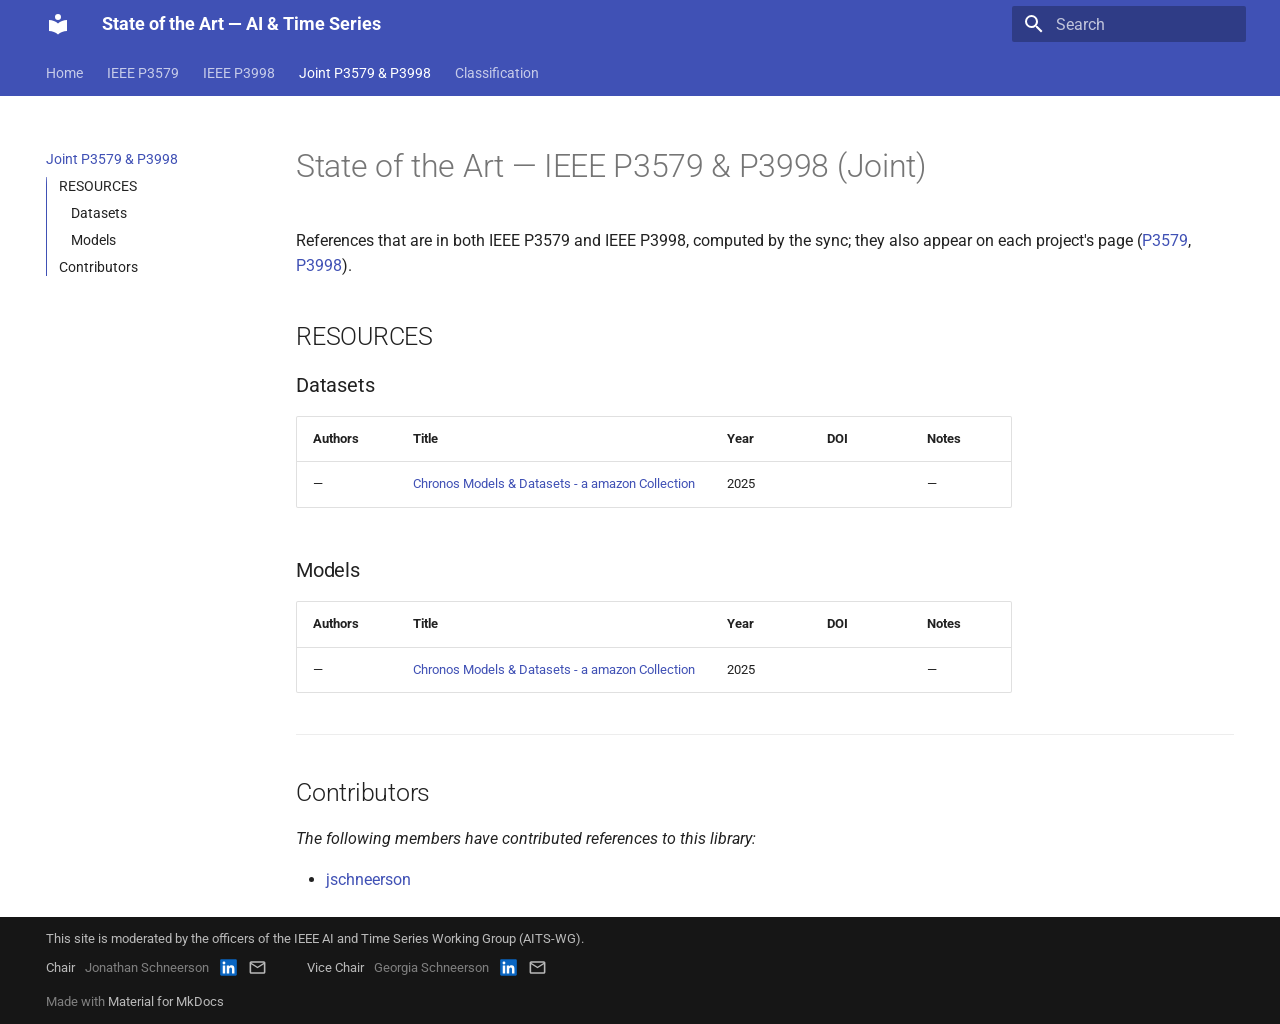
<file: p3579-p3998/index.html>
<!doctype html>
<html lang="en" class="no-js">
  <head>
    
      <meta charset="utf-8">
      <meta name="viewport" content="width=device-width,initial-scale=1">
      
      
      
        <link rel="canonical" href="https://aitimeseries.com/p3579-p3998/">
      
      
        <link rel="prev" href="../p3998/">
      
      
        <link rel="next" href="../classification/">
      
      
        
      
      
      <link rel="icon" href="../assets/images/favicon.png">
      <meta name="generator" content="mkdocs-1.6.1, mkdocs-material-9.8.1">
    
    
      
        <title>Joint P3579 & P3998 - State of the Art — AI & Time Series</title>
      
    
    
      <link rel="stylesheet" href="../assets/stylesheets/main.57a0d79d.min.css">
      
        
        <link rel="stylesheet" href="../assets/stylesheets/palette.fb2fffe2.min.css">
      
      


    
    
      
    
    
      
        
        
        <link rel="preconnect" href="https://fonts.gstatic.com" crossorigin>
        <link rel="stylesheet" href="https://fonts.googleapis.com/css?family=Roboto:300,300i,400,400i,700,700i%7CRoboto+Mono:400,400i,700,700i&display=fallback">
        <style>:root{--md-text-font:"Roboto";--md-code-font:"Roboto Mono"}</style>
      
    
    
      <link rel="stylesheet" href="../stylesheets/terminal.css">
    
      <link rel="stylesheet" href="../stylesheets/officers.css">
    
    <script>__md_scope=new URL("..",location),__md_hash=e=>[...e].reduce(((e,_)=>(e<<5)-e+_.charCodeAt(0)),0),__md_get=(e,_=localStorage,t=__md_scope)=>JSON.parse(_.getItem(t.pathname+"."+e)),__md_set=(e,_,t=localStorage,a=__md_scope)=>{try{t.setItem(a.pathname+"."+e,JSON.stringify(_))}catch(e){}}</script>
    
      

    
    
  </head>
  
  
    
    
    
    
    
    <body dir="ltr" data-md-color-scheme="default" data-md-color-primary="indigo" data-md-color-accent="blue">
  
    
    <input class="md-toggle" data-md-toggle="drawer" type="checkbox" id="__drawer" autocomplete="off">
    <input class="md-toggle" data-md-toggle="search" type="checkbox" id="__search" autocomplete="off">
    <label class="md-overlay" for="__drawer"></label>
    <div data-md-component="skip">
      
        
        <a href="#state-of-the-art-ieee-p3579-p3998-joint" class="md-skip">
          Skip to content
        </a>
      
    </div>
    <div data-md-component="announce">
      
    </div>
    
    
      

<header class="md-header" data-md-component="header">
  <nav class="md-header__inner md-grid" aria-label="Header">
    <a href=".." title="State of the Art — AI &amp; Time Series" class="md-header__button md-logo" aria-label="State of the Art — AI & Time Series" data-md-component="logo">
      
  
  <svg xmlns="http://www.w3.org/2000/svg" viewBox="0 0 24 24"><path d="M12 8a3 3 0 0 0 3-3 3 3 0 0 0-3-3 3 3 0 0 0-3 3 3 3 0 0 0 3 3m0 3.54C9.64 9.35 6.5 8 3 8v11c3.5 0 6.64 1.35 9 3.54 2.36-2.19 5.5-3.54 9-3.54V8c-3.5 0-6.64 1.35-9 3.54"/></svg>

    </a>
    <label class="md-header__button md-icon" for="__drawer">
      
      <svg xmlns="http://www.w3.org/2000/svg" viewBox="0 0 24 24"><path d="M3 6h18v2H3zm0 5h18v2H3zm0 5h18v2H3z"/></svg>
    </label>
    <div class="md-header__title" data-md-component="header-title">
      <div class="md-header__ellipsis">
        <div class="md-header__topic">
          <span class="md-ellipsis">
            State of the Art — AI & Time Series
          </span>
        </div>
        <div class="md-header__topic" data-md-component="header-topic">
          <span class="md-ellipsis">
            
              Joint P3579 & P3998
            
          </span>
        </div>
      </div>
    </div>
    
      
    
    
    
    
      
      
        <label class="md-header__button md-icon" for="__search">
          
          <svg xmlns="http://www.w3.org/2000/svg" viewBox="0 0 24 24"><path d="M9.5 3A6.5 6.5 0 0 1 16 9.5c0 1.61-.59 3.09-1.56 4.23l.27.27h.79l5 5-1.5 1.5-5-5v-.79l-.27-.27A6.52 6.52 0 0 1 9.5 16 6.5 6.5 0 0 1 3 9.5 6.5 6.5 0 0 1 9.5 3m0 2C7 5 5 7 5 9.5S7 14 9.5 14 14 12 14 9.5 12 5 9.5 5"/></svg>
        </label>
        <div class="md-search" data-md-component="search" role="dialog">
  <label class="md-search__overlay" for="__search"></label>
  <div class="md-search__inner" role="search">
    <form class="md-search__form" name="search">
      <input type="text" class="md-search__input" name="query" aria-label="Search" placeholder="Search" autocapitalize="off" autocorrect="off" autocomplete="off" spellcheck="false" data-md-component="search-query" required>
      <label class="md-search__icon md-icon" for="__search">
        
        <svg xmlns="http://www.w3.org/2000/svg" viewBox="0 0 24 24"><path d="M9.5 3A6.5 6.5 0 0 1 16 9.5c0 1.61-.59 3.09-1.56 4.23l.27.27h.79l5 5-1.5 1.5-5-5v-.79l-.27-.27A6.52 6.52 0 0 1 9.5 16 6.5 6.5 0 0 1 3 9.5 6.5 6.5 0 0 1 9.5 3m0 2C7 5 5 7 5 9.5S7 14 9.5 14 14 12 14 9.5 12 5 9.5 5"/></svg>
        
        <svg xmlns="http://www.w3.org/2000/svg" viewBox="0 0 24 24"><path d="M20 11v2H8l5.5 5.5-1.42 1.42L4.16 12l7.92-7.92L13.5 5.5 8 11z"/></svg>
      </label>
      <nav class="md-search__options" aria-label="Search">
        
        <button type="reset" class="md-search__icon md-icon" title="Clear" aria-label="Clear" tabindex="-1">
          
          <svg xmlns="http://www.w3.org/2000/svg" viewBox="0 0 24 24"><path d="M19 6.41 17.59 5 12 10.59 6.41 5 5 6.41 10.59 12 5 17.59 6.41 19 12 13.41 17.59 19 19 17.59 13.41 12z"/></svg>
        </button>
      </nav>
      
    </form>
    <div class="md-search__output">
      <div class="md-search__scrollwrap" tabindex="0" data-md-scrollfix>
        <div class="md-search-result" data-md-component="search-result">
          <div class="md-search-result__meta">
            Initializing search
          </div>
          <ol class="md-search-result__list" role="presentation"></ol>
        </div>
      </div>
    </div>
  </div>
</div>
      
    
    
  </nav>
  
</header>
    
    <div class="md-container" data-md-component="container">
      
      
        
          
            
<nav class="md-tabs" aria-label="Tabs" data-md-component="tabs">
  <div class="md-grid">
    <ul class="md-tabs__list">
      
        
  
  
  
  
    <li class="md-tabs__item">
      <a href=".." class="md-tabs__link">
        
  
  
    
  
  Home

      </a>
    </li>
  

      
        
  
  
  
  
    <li class="md-tabs__item">
      <a href="../p3579/" class="md-tabs__link">
        
  
  
    
  
  IEEE P3579

      </a>
    </li>
  

      
        
  
  
  
  
    <li class="md-tabs__item">
      <a href="../p3998/" class="md-tabs__link">
        
  
  
    
  
  IEEE P3998

      </a>
    </li>
  

      
        
  
  
  
    
  
  
    <li class="md-tabs__item md-tabs__item--active">
      <a href="./" class="md-tabs__link">
        
  
  
    
  
  Joint P3579 & P3998

      </a>
    </li>
  

      
        
  
  
  
  
    <li class="md-tabs__item">
      <a href="../classification/" class="md-tabs__link">
        
  
  
    
  
  Classification

      </a>
    </li>
  

      
    </ul>
  </div>
</nav>
          
        
      
      <main class="md-main" data-md-component="main">
        <div class="md-main__inner md-grid">
          
            
              
              <div class="md-sidebar md-sidebar--primary" data-md-component="sidebar" data-md-type="navigation" >
                <div class="md-sidebar__scrollwrap">
                  <div class="md-sidebar__inner">
                    


  


  

<nav class="md-nav md-nav--primary md-nav--lifted md-nav--integrated" aria-label="Navigation" data-md-level="0">
  <label class="md-nav__title" for="__drawer">
    <a href=".." title="State of the Art — AI &amp; Time Series" class="md-nav__button md-logo" aria-label="State of the Art — AI & Time Series" data-md-component="logo">
      
  
  <svg xmlns="http://www.w3.org/2000/svg" viewBox="0 0 24 24"><path d="M12 8a3 3 0 0 0 3-3 3 3 0 0 0-3-3 3 3 0 0 0-3 3 3 3 0 0 0 3 3m0 3.54C9.64 9.35 6.5 8 3 8v11c3.5 0 6.64 1.35 9 3.54 2.36-2.19 5.5-3.54 9-3.54V8c-3.5 0-6.64 1.35-9 3.54"/></svg>

    </a>
    State of the Art — AI & Time Series
  </label>
  
  <ul class="md-nav__list" data-md-scrollfix>
    
      
      
  
  
  
  
    <li class="md-nav__item">
      <a href=".." class="md-nav__link">
        
  
  
  <span class="md-ellipsis">
    
  
    Home
  

    
  </span>
  
  

      </a>
    </li>
  

    
      
      
  
  
  
  
    <li class="md-nav__item">
      <a href="../p3579/" class="md-nav__link">
        
  
  
  <span class="md-ellipsis">
    
  
    IEEE P3579
  

    
  </span>
  
  

      </a>
    </li>
  

    
      
      
  
  
  
  
    <li class="md-nav__item">
      <a href="../p3998/" class="md-nav__link">
        
  
  
  <span class="md-ellipsis">
    
  
    IEEE P3998
  

    
  </span>
  
  

      </a>
    </li>
  

    
      
      
  
  
    
  
  
  
    <li class="md-nav__item md-nav__item--active">
      
      <input class="md-nav__toggle md-toggle" type="checkbox" id="__toc">
      
      
        
      
      
        <label class="md-nav__link md-nav__link--active" for="__toc">
          
  
  
  <span class="md-ellipsis">
    
  
    Joint P3579 & P3998
  

    
  </span>
  
  

          <span class="md-nav__icon md-icon"></span>
        </label>
      
      <a href="./" class="md-nav__link md-nav__link--active">
        
  
  
  <span class="md-ellipsis">
    
  
    Joint P3579 & P3998
  

    
  </span>
  
  

      </a>
      
        

<nav class="md-nav md-nav--secondary" aria-label="Table of contents">
  
  
  
    
  
  
    <label class="md-nav__title" for="__toc">
      <span class="md-nav__icon md-icon"></span>
      Table of contents
    </label>
    <ul class="md-nav__list" data-md-component="toc" data-md-scrollfix>
      
        <li class="md-nav__item">
  <a href="#resources" class="md-nav__link">
    <span class="md-ellipsis">
      
        RESOURCES
      
    </span>
  </a>
  
    <nav class="md-nav" aria-label="RESOURCES">
      <ul class="md-nav__list">
        
          <li class="md-nav__item">
  <a href="#datasets" class="md-nav__link">
    <span class="md-ellipsis">
      
        Datasets
      
    </span>
  </a>
  
</li>
        
          <li class="md-nav__item">
  <a href="#models" class="md-nav__link">
    <span class="md-ellipsis">
      
        Models
      
    </span>
  </a>
  
</li>
        
      </ul>
    </nav>
  
</li>
      
        <li class="md-nav__item">
  <a href="#contributors" class="md-nav__link">
    <span class="md-ellipsis">
      
        Contributors
      
    </span>
  </a>
  
</li>
      
    </ul>
  
</nav>
      
    </li>
  

    
      
      
  
  
  
  
    <li class="md-nav__item">
      <a href="../classification/" class="md-nav__link">
        
  
  
  <span class="md-ellipsis">
    
  
    Classification
  

    
  </span>
  
  

      </a>
    </li>
  

    
  </ul>
</nav>
                  </div>
                </div>
              </div>
            
            
          
          
            <div class="md-content" data-md-component="content">
              
              <article class="md-content__inner md-typeset">
                
                  



<h1 id="state-of-the-art-ieee-p3579-p3998-joint">State of the Art — IEEE P3579 &amp; P3998 (Joint)</h1>
<p>References that are in both IEEE P3579 and IEEE P3998, computed by the sync; they also appear on each project's page (<a href="../p3579/">P3579</a>, <a href="../p3998/">P3998</a>).</p>
<h2 id="resources">RESOURCES</h2>
<h3 id="datasets">Datasets</h3>
<table>
<thead>
<tr>
<th>Authors</th>
<th>Title</th>
<th>Year</th>
<th>DOI</th>
<th>Notes</th>
</tr>
</thead>
<tbody>
<tr>
<td>—</td>
<td><span id="ref-6CB8RX6D"><a href="https://huggingface.co/collections/amazon/chronos-models-and-datasets">Chronos Models &amp; Datasets - a amazon Collection</a></span></td>
<td>2025</td>
<td></td>
<td>—</td>
</tr>
</tbody>
</table>
<h3 id="models">Models</h3>
<table>
<thead>
<tr>
<th>Authors</th>
<th>Title</th>
<th>Year</th>
<th>DOI</th>
<th>Notes</th>
</tr>
</thead>
<tbody>
<tr>
<td>—</td>
<td><span><a href="https://huggingface.co/collections/amazon/chronos-models-and-datasets">Chronos Models &amp; Datasets - a amazon Collection</a></span></td>
<td>2025</td>
<td></td>
<td>—</td>
</tr>
</tbody>
</table>
<hr />
<h2 id="contributors">Contributors</h2>
<p><em>The following members have contributed references to this library:</em></p>
<ul>
<li><a href="https://www.zotero.org/jschneerson">jschneerson</a></li>
</ul>












                
              </article>
            </div>
          
          
<script>var target=document.getElementById(location.hash.slice(1));target&&target.name&&(target.checked=target.name.startsWith("__tabbed_"))</script>
        </div>
        
          <button type="button" class="md-top md-icon" data-md-component="top" hidden>
  
  <svg xmlns="http://www.w3.org/2000/svg" viewBox="0 0 24 24"><path d="M13 20h-2V8l-5.5 5.5-1.42-1.42L12 4.16l7.92 7.92-1.42 1.42L13 8z"/></svg>
  Back to top
</button>
        
      </main>
      
        <footer class="md-footer">
  
  <div class="md-footer-meta md-typeset">
    <div class="md-footer-meta__inner md-grid">
      <div class="md-copyright">
  
    <div class="md-copyright__highlight">
      This site is moderated by the officers of the IEEE AI and Time Series Working Group (AITS-WG).
    </div>
  
  
    <ul class="md-officers">
      
        <li>
          <span class="md-officers__role">Chair</span>
          <span class="md-officers__name">Jonathan Schneerson</span>
          
            <a class="md-officers__linkedin" href="https://www.linkedin.com/in/jschneerson/" target="_blank" rel="noopener" title="LinkedIn" aria-label="LinkedIn profile of Jonathan Schneerson">
              <svg xmlns="http://www.w3.org/2000/svg" viewBox="0 0 448 512"><!--! Font Awesome Free 7.1.0 by @fontawesome - https://fontawesome.com License - https://fontawesome.com/license/free (Icons: CC BY 4.0, Fonts: SIL OFL 1.1, Code: MIT License) Copyright 2025 Fonticons, Inc.--><path d="M416 32H31.9C14.3 32 0 46.5 0 64.3v383.4C0 465.5 14.3 480 31.9 480H416c17.6 0 32-14.5 32-32.3V64.3c0-17.8-14.4-32.3-32-32.3M135.4 416H69V202.2h66.5V416zM102.2 96a38.5 38.5 0 1 1 0 77 38.5 38.5 0 1 1 0-77m282.1 320h-66.4V312c0-24.8-.5-56.7-34.5-56.7-34.6 0-39.9 27-39.9 54.9V416h-66.4V202.2h63.7v29.2h.9c8.9-16.8 30.6-34.5 62.9-34.5 67.2 0 79.7 44.3 79.7 101.9z"/></svg>
            </a>
          
          
            <button type="button" class="md-officers__email" data-e="Z3JvLmVlZWlAbm9zcmVlbmhjc2o=" title="Email" aria-label="Show the email address of Jonathan Schneerson">
              <svg xmlns="http://www.w3.org/2000/svg" viewBox="0 0 24 24"><path d="M22 6c0-1.1-.9-2-2-2H4c-1.1 0-2 .9-2 2v12c0 1.1.9 2 2 2h16c1.1 0 2-.9 2-2zm-2 0-8 5-8-5zm0 12H4V8l8 5 8-5z"/></svg>
            </button>
          
        </li>
      
        <li>
          <span class="md-officers__role">Vice Chair</span>
          <span class="md-officers__name">Georgia Schneerson</span>
          
            <a class="md-officers__linkedin" href="https://www.linkedin.com/in/gschneerson/" target="_blank" rel="noopener" title="LinkedIn" aria-label="LinkedIn profile of Georgia Schneerson">
              <svg xmlns="http://www.w3.org/2000/svg" viewBox="0 0 448 512"><!--! Font Awesome Free 7.1.0 by @fontawesome - https://fontawesome.com License - https://fontawesome.com/license/free (Icons: CC BY 4.0, Fonts: SIL OFL 1.1, Code: MIT License) Copyright 2025 Fonticons, Inc.--><path d="M416 32H31.9C14.3 32 0 46.5 0 64.3v383.4C0 465.5 14.3 480 31.9 480H416c17.6 0 32-14.5 32-32.3V64.3c0-17.8-14.4-32.3-32-32.3M135.4 416H69V202.2h66.5V416zM102.2 96a38.5 38.5 0 1 1 0 77 38.5 38.5 0 1 1 0-77m282.1 320h-66.4V312c0-24.8-.5-56.7-34.5-56.7-34.6 0-39.9 27-39.9 54.9V416h-66.4V202.2h63.7v29.2h.9c8.9-16.8 30.6-34.5 62.9-34.5 67.2 0 79.7 44.3 79.7 101.9z"/></svg>
            </a>
          
          
            <button type="button" class="md-officers__email" data-e="Z3JvLmVlZWlAbm9zcmVlbmhjc2c=" title="Email" aria-label="Show the email address of Georgia Schneerson">
              <svg xmlns="http://www.w3.org/2000/svg" viewBox="0 0 24 24"><path d="M22 6c0-1.1-.9-2-2-2H4c-1.1 0-2 .9-2 2v12c0 1.1.9 2 2 2h16c1.1 0 2-.9 2-2zm-2 0-8 5-8-5zm0 12H4V8l8 5 8-5z"/></svg>
            </button>
          
        </li>
      
    </ul>
    <noscript>The email addresses need JavaScript.</noscript>
  
  
    Made with
    <a href="https://squidfunk.github.io/mkdocs-material/" target="_blank" rel="noopener">
      Material for MkDocs
    </a>
  
</div>
      
    </div>
  </div>
</footer>
      
    </div>
    <div class="md-dialog" data-md-component="dialog">
      <div class="md-dialog__inner md-typeset"></div>
    </div>
    
    
    
      
      
      <script id="__config" type="application/json">{"annotate": null, "base": "..", "features": ["navigation.tabs", "navigation.top", "search.highlight", "toc.integrate"], "search": "../assets/javascripts/workers/search.a7633da7.min.js", "tags": null, "translations": {"clipboard.copied": "Copied to clipboard", "clipboard.copy": "Copy to clipboard", "search.result.more.one": "1 more on this page", "search.result.more.other": "# more on this page", "search.result.none": "No matching documents", "search.result.one": "1 matching document", "search.result.other": "# matching documents", "search.result.placeholder": "Type to start searching", "search.result.term.missing": "Missing", "select.version": "Select version"}, "version": null}</script>
    
    
      <script src="../assets/javascripts/bundle.a5f9d56c.min.js"></script>
      
        <script src="../javascripts/officers.js"></script>
      
    
  </body>
</html>
</file>
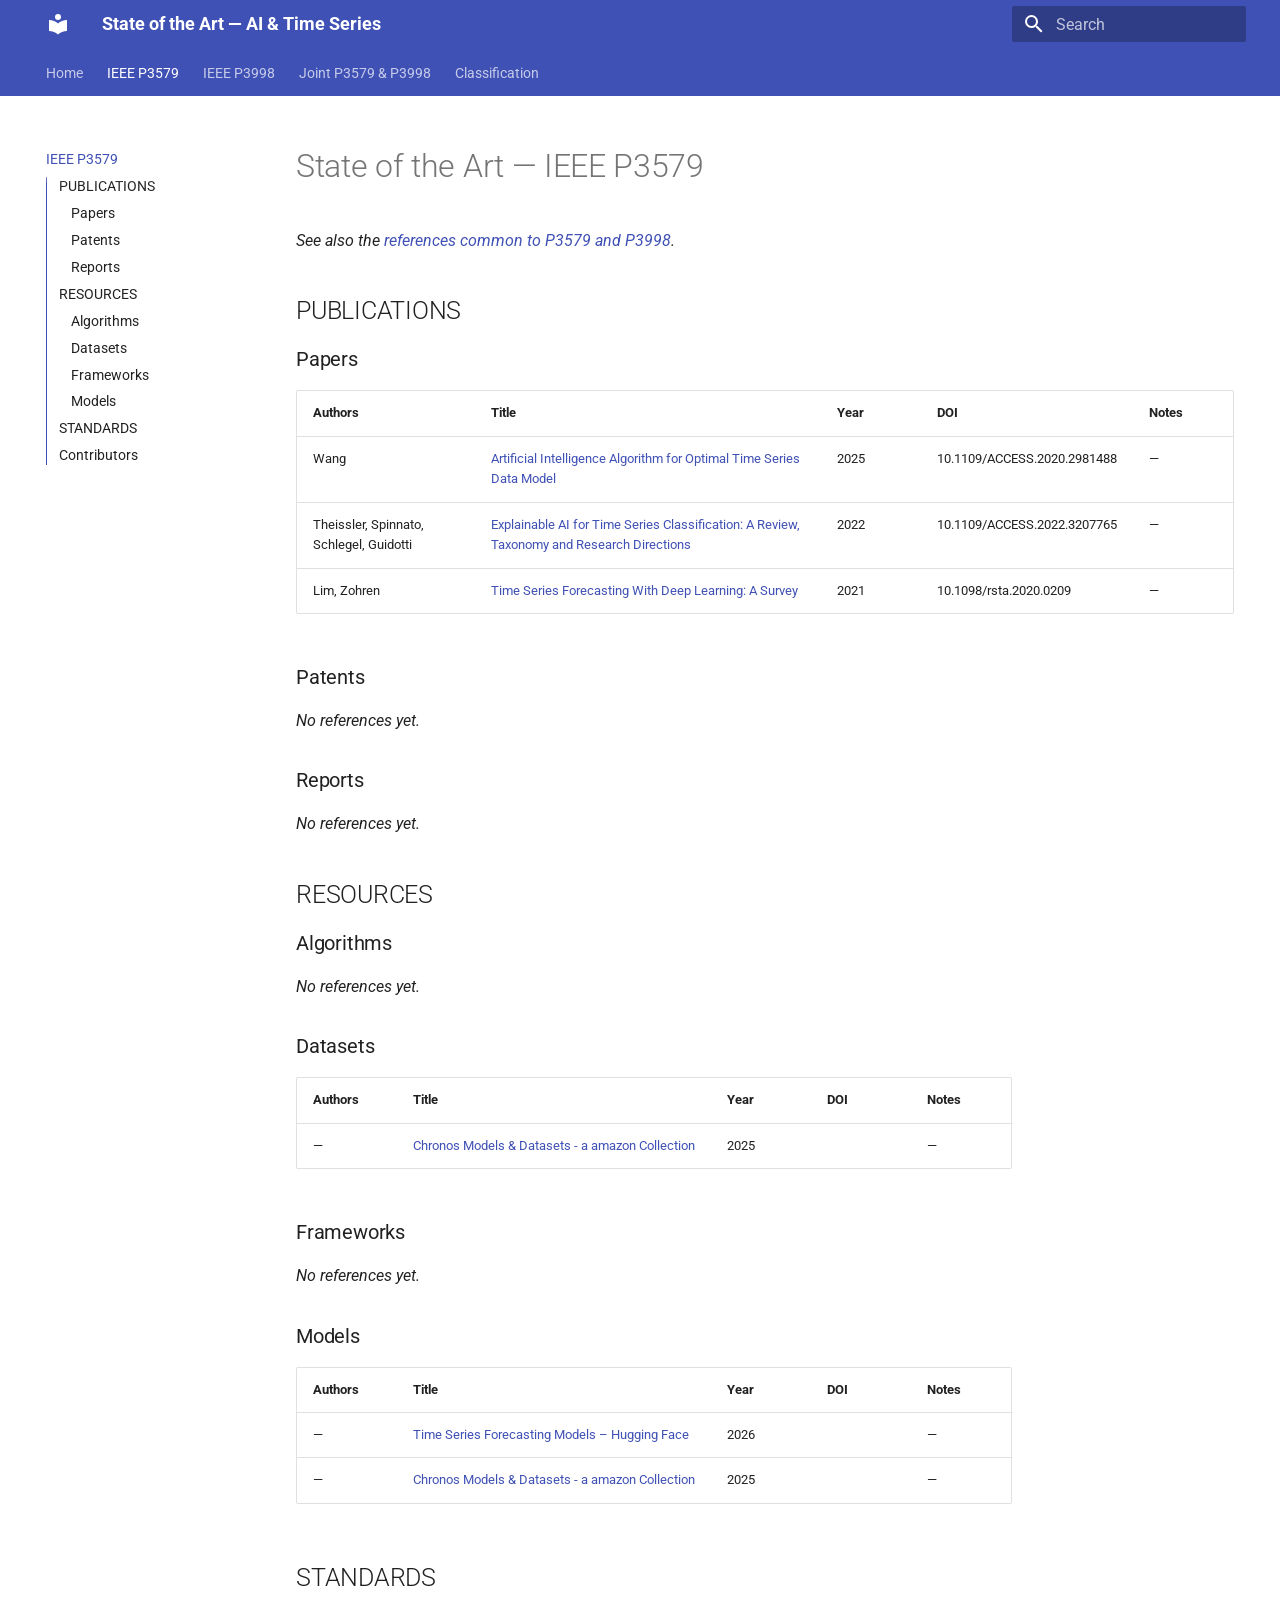
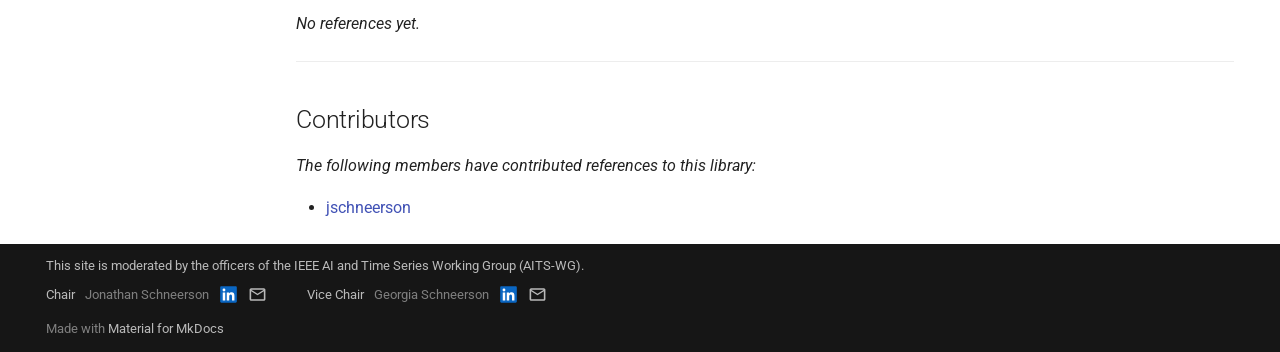
<file: p3579/index.html>
<!doctype html>
<html lang="en" class="no-js">
  <head>
    
      <meta charset="utf-8">
      <meta name="viewport" content="width=device-width,initial-scale=1">
      
      
      
        <link rel="canonical" href="https://aitimeseries.com/p3579/">
      
      
        <link rel="prev" href="..">
      
      
        <link rel="next" href="../p3998/">
      
      
        
      
      
      <link rel="icon" href="../assets/images/favicon.png">
      <meta name="generator" content="mkdocs-1.6.1, mkdocs-material-9.8.1">
    
    
      
        <title>IEEE P3579 - State of the Art — AI & Time Series</title>
      
    
    
      <link rel="stylesheet" href="../assets/stylesheets/main.57a0d79d.min.css">
      
        
        <link rel="stylesheet" href="../assets/stylesheets/palette.fb2fffe2.min.css">
      
      


    
    
      
    
    
      
        
        
        <link rel="preconnect" href="https://fonts.gstatic.com" crossorigin>
        <link rel="stylesheet" href="https://fonts.googleapis.com/css?family=Roboto:300,300i,400,400i,700,700i%7CRoboto+Mono:400,400i,700,700i&display=fallback">
        <style>:root{--md-text-font:"Roboto";--md-code-font:"Roboto Mono"}</style>
      
    
    
      <link rel="stylesheet" href="../stylesheets/terminal.css">
    
      <link rel="stylesheet" href="../stylesheets/officers.css">
    
    <script>__md_scope=new URL("..",location),__md_hash=e=>[...e].reduce(((e,_)=>(e<<5)-e+_.charCodeAt(0)),0),__md_get=(e,_=localStorage,t=__md_scope)=>JSON.parse(_.getItem(t.pathname+"."+e)),__md_set=(e,_,t=localStorage,a=__md_scope)=>{try{t.setItem(a.pathname+"."+e,JSON.stringify(_))}catch(e){}}</script>
    
      

    
    
  </head>
  
  
    
    
    
    
    
    <body dir="ltr" data-md-color-scheme="default" data-md-color-primary="indigo" data-md-color-accent="blue">
  
    
    <input class="md-toggle" data-md-toggle="drawer" type="checkbox" id="__drawer" autocomplete="off">
    <input class="md-toggle" data-md-toggle="search" type="checkbox" id="__search" autocomplete="off">
    <label class="md-overlay" for="__drawer"></label>
    <div data-md-component="skip">
      
        
        <a href="#state-of-the-art-ieee-p3579" class="md-skip">
          Skip to content
        </a>
      
    </div>
    <div data-md-component="announce">
      
    </div>
    
    
      

<header class="md-header" data-md-component="header">
  <nav class="md-header__inner md-grid" aria-label="Header">
    <a href=".." title="State of the Art — AI &amp; Time Series" class="md-header__button md-logo" aria-label="State of the Art — AI & Time Series" data-md-component="logo">
      
  
  <svg xmlns="http://www.w3.org/2000/svg" viewBox="0 0 24 24"><path d="M12 8a3 3 0 0 0 3-3 3 3 0 0 0-3-3 3 3 0 0 0-3 3 3 3 0 0 0 3 3m0 3.54C9.64 9.35 6.5 8 3 8v11c3.5 0 6.64 1.35 9 3.54 2.36-2.19 5.5-3.54 9-3.54V8c-3.5 0-6.64 1.35-9 3.54"/></svg>

    </a>
    <label class="md-header__button md-icon" for="__drawer">
      
      <svg xmlns="http://www.w3.org/2000/svg" viewBox="0 0 24 24"><path d="M3 6h18v2H3zm0 5h18v2H3zm0 5h18v2H3z"/></svg>
    </label>
    <div class="md-header__title" data-md-component="header-title">
      <div class="md-header__ellipsis">
        <div class="md-header__topic">
          <span class="md-ellipsis">
            State of the Art — AI & Time Series
          </span>
        </div>
        <div class="md-header__topic" data-md-component="header-topic">
          <span class="md-ellipsis">
            
              IEEE P3579
            
          </span>
        </div>
      </div>
    </div>
    
      
    
    
    
    
      
      
        <label class="md-header__button md-icon" for="__search">
          
          <svg xmlns="http://www.w3.org/2000/svg" viewBox="0 0 24 24"><path d="M9.5 3A6.5 6.5 0 0 1 16 9.5c0 1.61-.59 3.09-1.56 4.23l.27.27h.79l5 5-1.5 1.5-5-5v-.79l-.27-.27A6.52 6.52 0 0 1 9.5 16 6.5 6.5 0 0 1 3 9.5 6.5 6.5 0 0 1 9.5 3m0 2C7 5 5 7 5 9.5S7 14 9.5 14 14 12 14 9.5 12 5 9.5 5"/></svg>
        </label>
        <div class="md-search" data-md-component="search" role="dialog">
  <label class="md-search__overlay" for="__search"></label>
  <div class="md-search__inner" role="search">
    <form class="md-search__form" name="search">
      <input type="text" class="md-search__input" name="query" aria-label="Search" placeholder="Search" autocapitalize="off" autocorrect="off" autocomplete="off" spellcheck="false" data-md-component="search-query" required>
      <label class="md-search__icon md-icon" for="__search">
        
        <svg xmlns="http://www.w3.org/2000/svg" viewBox="0 0 24 24"><path d="M9.5 3A6.5 6.5 0 0 1 16 9.5c0 1.61-.59 3.09-1.56 4.23l.27.27h.79l5 5-1.5 1.5-5-5v-.79l-.27-.27A6.52 6.52 0 0 1 9.5 16 6.5 6.5 0 0 1 3 9.5 6.5 6.5 0 0 1 9.5 3m0 2C7 5 5 7 5 9.5S7 14 9.5 14 14 12 14 9.5 12 5 9.5 5"/></svg>
        
        <svg xmlns="http://www.w3.org/2000/svg" viewBox="0 0 24 24"><path d="M20 11v2H8l5.5 5.5-1.42 1.42L4.16 12l7.92-7.92L13.5 5.5 8 11z"/></svg>
      </label>
      <nav class="md-search__options" aria-label="Search">
        
        <button type="reset" class="md-search__icon md-icon" title="Clear" aria-label="Clear" tabindex="-1">
          
          <svg xmlns="http://www.w3.org/2000/svg" viewBox="0 0 24 24"><path d="M19 6.41 17.59 5 12 10.59 6.41 5 5 6.41 10.59 12 5 17.59 6.41 19 12 13.41 17.59 19 19 17.59 13.41 12z"/></svg>
        </button>
      </nav>
      
    </form>
    <div class="md-search__output">
      <div class="md-search__scrollwrap" tabindex="0" data-md-scrollfix>
        <div class="md-search-result" data-md-component="search-result">
          <div class="md-search-result__meta">
            Initializing search
          </div>
          <ol class="md-search-result__list" role="presentation"></ol>
        </div>
      </div>
    </div>
  </div>
</div>
      
    
    
  </nav>
  
</header>
    
    <div class="md-container" data-md-component="container">
      
      
        
          
            
<nav class="md-tabs" aria-label="Tabs" data-md-component="tabs">
  <div class="md-grid">
    <ul class="md-tabs__list">
      
        
  
  
  
  
    <li class="md-tabs__item">
      <a href=".." class="md-tabs__link">
        
  
  
    
  
  Home

      </a>
    </li>
  

      
        
  
  
  
    
  
  
    <li class="md-tabs__item md-tabs__item--active">
      <a href="./" class="md-tabs__link">
        
  
  
    
  
  IEEE P3579

      </a>
    </li>
  

      
        
  
  
  
  
    <li class="md-tabs__item">
      <a href="../p3998/" class="md-tabs__link">
        
  
  
    
  
  IEEE P3998

      </a>
    </li>
  

      
        
  
  
  
  
    <li class="md-tabs__item">
      <a href="../p3579-p3998/" class="md-tabs__link">
        
  
  
    
  
  Joint P3579 & P3998

      </a>
    </li>
  

      
        
  
  
  
  
    <li class="md-tabs__item">
      <a href="../classification/" class="md-tabs__link">
        
  
  
    
  
  Classification

      </a>
    </li>
  

      
    </ul>
  </div>
</nav>
          
        
      
      <main class="md-main" data-md-component="main">
        <div class="md-main__inner md-grid">
          
            
              
              <div class="md-sidebar md-sidebar--primary" data-md-component="sidebar" data-md-type="navigation" >
                <div class="md-sidebar__scrollwrap">
                  <div class="md-sidebar__inner">
                    


  


  

<nav class="md-nav md-nav--primary md-nav--lifted md-nav--integrated" aria-label="Navigation" data-md-level="0">
  <label class="md-nav__title" for="__drawer">
    <a href=".." title="State of the Art — AI &amp; Time Series" class="md-nav__button md-logo" aria-label="State of the Art — AI & Time Series" data-md-component="logo">
      
  
  <svg xmlns="http://www.w3.org/2000/svg" viewBox="0 0 24 24"><path d="M12 8a3 3 0 0 0 3-3 3 3 0 0 0-3-3 3 3 0 0 0-3 3 3 3 0 0 0 3 3m0 3.54C9.64 9.35 6.5 8 3 8v11c3.5 0 6.64 1.35 9 3.54 2.36-2.19 5.5-3.54 9-3.54V8c-3.5 0-6.64 1.35-9 3.54"/></svg>

    </a>
    State of the Art — AI & Time Series
  </label>
  
  <ul class="md-nav__list" data-md-scrollfix>
    
      
      
  
  
  
  
    <li class="md-nav__item">
      <a href=".." class="md-nav__link">
        
  
  
  <span class="md-ellipsis">
    
  
    Home
  

    
  </span>
  
  

      </a>
    </li>
  

    
      
      
  
  
    
  
  
  
    <li class="md-nav__item md-nav__item--active">
      
      <input class="md-nav__toggle md-toggle" type="checkbox" id="__toc">
      
      
        
      
      
        <label class="md-nav__link md-nav__link--active" for="__toc">
          
  
  
  <span class="md-ellipsis">
    
  
    IEEE P3579
  

    
  </span>
  
  

          <span class="md-nav__icon md-icon"></span>
        </label>
      
      <a href="./" class="md-nav__link md-nav__link--active">
        
  
  
  <span class="md-ellipsis">
    
  
    IEEE P3579
  

    
  </span>
  
  

      </a>
      
        

<nav class="md-nav md-nav--secondary" aria-label="Table of contents">
  
  
  
    
  
  
    <label class="md-nav__title" for="__toc">
      <span class="md-nav__icon md-icon"></span>
      Table of contents
    </label>
    <ul class="md-nav__list" data-md-component="toc" data-md-scrollfix>
      
        <li class="md-nav__item">
  <a href="#publications" class="md-nav__link">
    <span class="md-ellipsis">
      
        PUBLICATIONS
      
    </span>
  </a>
  
    <nav class="md-nav" aria-label="PUBLICATIONS">
      <ul class="md-nav__list">
        
          <li class="md-nav__item">
  <a href="#papers" class="md-nav__link">
    <span class="md-ellipsis">
      
        Papers
      
    </span>
  </a>
  
</li>
        
          <li class="md-nav__item">
  <a href="#patents" class="md-nav__link">
    <span class="md-ellipsis">
      
        Patents
      
    </span>
  </a>
  
</li>
        
          <li class="md-nav__item">
  <a href="#reports" class="md-nav__link">
    <span class="md-ellipsis">
      
        Reports
      
    </span>
  </a>
  
</li>
        
      </ul>
    </nav>
  
</li>
      
        <li class="md-nav__item">
  <a href="#resources" class="md-nav__link">
    <span class="md-ellipsis">
      
        RESOURCES
      
    </span>
  </a>
  
    <nav class="md-nav" aria-label="RESOURCES">
      <ul class="md-nav__list">
        
          <li class="md-nav__item">
  <a href="#algorithms" class="md-nav__link">
    <span class="md-ellipsis">
      
        Algorithms
      
    </span>
  </a>
  
</li>
        
          <li class="md-nav__item">
  <a href="#datasets" class="md-nav__link">
    <span class="md-ellipsis">
      
        Datasets
      
    </span>
  </a>
  
</li>
        
          <li class="md-nav__item">
  <a href="#frameworks" class="md-nav__link">
    <span class="md-ellipsis">
      
        Frameworks
      
    </span>
  </a>
  
</li>
        
          <li class="md-nav__item">
  <a href="#models" class="md-nav__link">
    <span class="md-ellipsis">
      
        Models
      
    </span>
  </a>
  
</li>
        
      </ul>
    </nav>
  
</li>
      
        <li class="md-nav__item">
  <a href="#standards" class="md-nav__link">
    <span class="md-ellipsis">
      
        STANDARDS
      
    </span>
  </a>
  
</li>
      
        <li class="md-nav__item">
  <a href="#contributors" class="md-nav__link">
    <span class="md-ellipsis">
      
        Contributors
      
    </span>
  </a>
  
</li>
      
    </ul>
  
</nav>
      
    </li>
  

    
      
      
  
  
  
  
    <li class="md-nav__item">
      <a href="../p3998/" class="md-nav__link">
        
  
  
  <span class="md-ellipsis">
    
  
    IEEE P3998
  

    
  </span>
  
  

      </a>
    </li>
  

    
      
      
  
  
  
  
    <li class="md-nav__item">
      <a href="../p3579-p3998/" class="md-nav__link">
        
  
  
  <span class="md-ellipsis">
    
  
    Joint P3579 & P3998
  

    
  </span>
  
  

      </a>
    </li>
  

    
      
      
  
  
  
  
    <li class="md-nav__item">
      <a href="../classification/" class="md-nav__link">
        
  
  
  <span class="md-ellipsis">
    
  
    Classification
  

    
  </span>
  
  

      </a>
    </li>
  

    
  </ul>
</nav>
                  </div>
                </div>
              </div>
            
            
          
          
            <div class="md-content" data-md-component="content">
              
              <article class="md-content__inner md-typeset">
                
                  



<h1 id="state-of-the-art-ieee-p3579">State of the Art — IEEE P3579</h1>
<p><em>See also the <a href="../p3579-p3998/">references common to P3579 and P3998</a>.</em></p>
<h2 id="publications">PUBLICATIONS</h2>
<h3 id="papers">Papers</h3>
<table>
<thead>
<tr>
<th>Authors</th>
<th>Title</th>
<th>Year</th>
<th>DOI</th>
<th>Notes</th>
</tr>
</thead>
<tbody>
<tr>
<td>Wang</td>
<td><span id="ref-7AH99IWN"><a href="https://ieeexplore.ieee.org/document/9039604">Artificial Intelligence Algorithm for Optimal Time Series Data Model</a></span></td>
<td>2025</td>
<td>10.1109/ACCESS.2020.2981488</td>
<td>—</td>
</tr>
<tr>
<td>Theissler, Spinnato, Schlegel, Guidotti</td>
<td><span id="ref-NJNFHFNK"><a href="https://ieeexplore.ieee.org/document/9895252">Explainable AI for Time Series Classification: A Review, Taxonomy and Research Directions</a></span></td>
<td>2022</td>
<td>10.1109/ACCESS.2022.3207765</td>
<td>—</td>
</tr>
<tr>
<td>Lim, Zohren</td>
<td><span id="ref-4Q3UIAIE"><a href="http://arxiv.org/abs/2004.13408">Time Series Forecasting With Deep Learning: A Survey</a></span></td>
<td>2021</td>
<td>10.1098/rsta.2020.0209</td>
<td>—</td>
</tr>
</tbody>
</table>
<h3 id="patents">Patents</h3>
<p><em>No references yet.</em></p>
<h3 id="reports">Reports</h3>
<p><em>No references yet.</em></p>
<h2 id="resources">RESOURCES</h2>
<h3 id="algorithms">Algorithms</h3>
<p><em>No references yet.</em></p>
<h3 id="datasets">Datasets</h3>
<table>
<thead>
<tr>
<th>Authors</th>
<th>Title</th>
<th>Year</th>
<th>DOI</th>
<th>Notes</th>
</tr>
</thead>
<tbody>
<tr>
<td>—</td>
<td><span id="ref-6CB8RX6D"><a href="https://huggingface.co/collections/amazon/chronos-models-and-datasets">Chronos Models &amp; Datasets - a amazon Collection</a></span></td>
<td>2025</td>
<td></td>
<td>—</td>
</tr>
</tbody>
</table>
<h3 id="frameworks">Frameworks</h3>
<p><em>No references yet.</em></p>
<h3 id="models">Models</h3>
<table>
<thead>
<tr>
<th>Authors</th>
<th>Title</th>
<th>Year</th>
<th>DOI</th>
<th>Notes</th>
</tr>
</thead>
<tbody>
<tr>
<td>—</td>
<td><span id="ref-UGU54QGJ"><a href="https://huggingface.co/models">Time Series Forecasting Models – Hugging Face</a></span></td>
<td>2026</td>
<td></td>
<td>—</td>
</tr>
<tr>
<td>—</td>
<td><span><a href="https://huggingface.co/collections/amazon/chronos-models-and-datasets">Chronos Models &amp; Datasets - a amazon Collection</a></span></td>
<td>2025</td>
<td></td>
<td>—</td>
</tr>
</tbody>
</table>
<h2 id="standards">STANDARDS</h2>
<p><em>No references yet.</em></p>
<hr />
<h2 id="contributors">Contributors</h2>
<p><em>The following members have contributed references to this library:</em></p>
<ul>
<li><a href="https://www.zotero.org/jschneerson">jschneerson</a></li>
</ul>












                
              </article>
            </div>
          
          
<script>var target=document.getElementById(location.hash.slice(1));target&&target.name&&(target.checked=target.name.startsWith("__tabbed_"))</script>
        </div>
        
          <button type="button" class="md-top md-icon" data-md-component="top" hidden>
  
  <svg xmlns="http://www.w3.org/2000/svg" viewBox="0 0 24 24"><path d="M13 20h-2V8l-5.5 5.5-1.42-1.42L12 4.16l7.92 7.92-1.42 1.42L13 8z"/></svg>
  Back to top
</button>
        
      </main>
      
        <footer class="md-footer">
  
  <div class="md-footer-meta md-typeset">
    <div class="md-footer-meta__inner md-grid">
      <div class="md-copyright">
  
    <div class="md-copyright__highlight">
      This site is moderated by the officers of the IEEE AI and Time Series Working Group (AITS-WG).
    </div>
  
  
    <ul class="md-officers">
      
        <li>
          <span class="md-officers__role">Chair</span>
          <span class="md-officers__name">Jonathan Schneerson</span>
          
            <a class="md-officers__linkedin" href="https://www.linkedin.com/in/jschneerson/" target="_blank" rel="noopener" title="LinkedIn" aria-label="LinkedIn profile of Jonathan Schneerson">
              <svg xmlns="http://www.w3.org/2000/svg" viewBox="0 0 448 512"><!--! Font Awesome Free 7.1.0 by @fontawesome - https://fontawesome.com License - https://fontawesome.com/license/free (Icons: CC BY 4.0, Fonts: SIL OFL 1.1, Code: MIT License) Copyright 2025 Fonticons, Inc.--><path d="M416 32H31.9C14.3 32 0 46.5 0 64.3v383.4C0 465.5 14.3 480 31.9 480H416c17.6 0 32-14.5 32-32.3V64.3c0-17.8-14.4-32.3-32-32.3M135.4 416H69V202.2h66.5V416zM102.2 96a38.5 38.5 0 1 1 0 77 38.5 38.5 0 1 1 0-77m282.1 320h-66.4V312c0-24.8-.5-56.7-34.5-56.7-34.6 0-39.9 27-39.9 54.9V416h-66.4V202.2h63.7v29.2h.9c8.9-16.8 30.6-34.5 62.9-34.5 67.2 0 79.7 44.3 79.7 101.9z"/></svg>
            </a>
          
          
            <button type="button" class="md-officers__email" data-e="Z3JvLmVlZWlAbm9zcmVlbmhjc2o=" title="Email" aria-label="Show the email address of Jonathan Schneerson">
              <svg xmlns="http://www.w3.org/2000/svg" viewBox="0 0 24 24"><path d="M22 6c0-1.1-.9-2-2-2H4c-1.1 0-2 .9-2 2v12c0 1.1.9 2 2 2h16c1.1 0 2-.9 2-2zm-2 0-8 5-8-5zm0 12H4V8l8 5 8-5z"/></svg>
            </button>
          
        </li>
      
        <li>
          <span class="md-officers__role">Vice Chair</span>
          <span class="md-officers__name">Georgia Schneerson</span>
          
            <a class="md-officers__linkedin" href="https://www.linkedin.com/in/gschneerson/" target="_blank" rel="noopener" title="LinkedIn" aria-label="LinkedIn profile of Georgia Schneerson">
              <svg xmlns="http://www.w3.org/2000/svg" viewBox="0 0 448 512"><!--! Font Awesome Free 7.1.0 by @fontawesome - https://fontawesome.com License - https://fontawesome.com/license/free (Icons: CC BY 4.0, Fonts: SIL OFL 1.1, Code: MIT License) Copyright 2025 Fonticons, Inc.--><path d="M416 32H31.9C14.3 32 0 46.5 0 64.3v383.4C0 465.5 14.3 480 31.9 480H416c17.6 0 32-14.5 32-32.3V64.3c0-17.8-14.4-32.3-32-32.3M135.4 416H69V202.2h66.5V416zM102.2 96a38.5 38.5 0 1 1 0 77 38.5 38.5 0 1 1 0-77m282.1 320h-66.4V312c0-24.8-.5-56.7-34.5-56.7-34.6 0-39.9 27-39.9 54.9V416h-66.4V202.2h63.7v29.2h.9c8.9-16.8 30.6-34.5 62.9-34.5 67.2 0 79.7 44.3 79.7 101.9z"/></svg>
            </a>
          
          
            <button type="button" class="md-officers__email" data-e="Z3JvLmVlZWlAbm9zcmVlbmhjc2c=" title="Email" aria-label="Show the email address of Georgia Schneerson">
              <svg xmlns="http://www.w3.org/2000/svg" viewBox="0 0 24 24"><path d="M22 6c0-1.1-.9-2-2-2H4c-1.1 0-2 .9-2 2v12c0 1.1.9 2 2 2h16c1.1 0 2-.9 2-2zm-2 0-8 5-8-5zm0 12H4V8l8 5 8-5z"/></svg>
            </button>
          
        </li>
      
    </ul>
    <noscript>The email addresses need JavaScript.</noscript>
  
  
    Made with
    <a href="https://squidfunk.github.io/mkdocs-material/" target="_blank" rel="noopener">
      Material for MkDocs
    </a>
  
</div>
      
    </div>
  </div>
</footer>
      
    </div>
    <div class="md-dialog" data-md-component="dialog">
      <div class="md-dialog__inner md-typeset"></div>
    </div>
    
    
    
      
      
      <script id="__config" type="application/json">{"annotate": null, "base": "..", "features": ["navigation.tabs", "navigation.top", "search.highlight", "toc.integrate"], "search": "../assets/javascripts/workers/search.a7633da7.min.js", "tags": null, "translations": {"clipboard.copied": "Copied to clipboard", "clipboard.copy": "Copy to clipboard", "search.result.more.one": "1 more on this page", "search.result.more.other": "# more on this page", "search.result.none": "No matching documents", "search.result.one": "1 matching document", "search.result.other": "# matching documents", "search.result.placeholder": "Type to start searching", "search.result.term.missing": "Missing", "select.version": "Select version"}, "version": null}</script>
    
    
      <script src="../assets/javascripts/bundle.a5f9d56c.min.js"></script>
      
        <script src="../javascripts/officers.js"></script>
      
    
  </body>
</html>
</file>
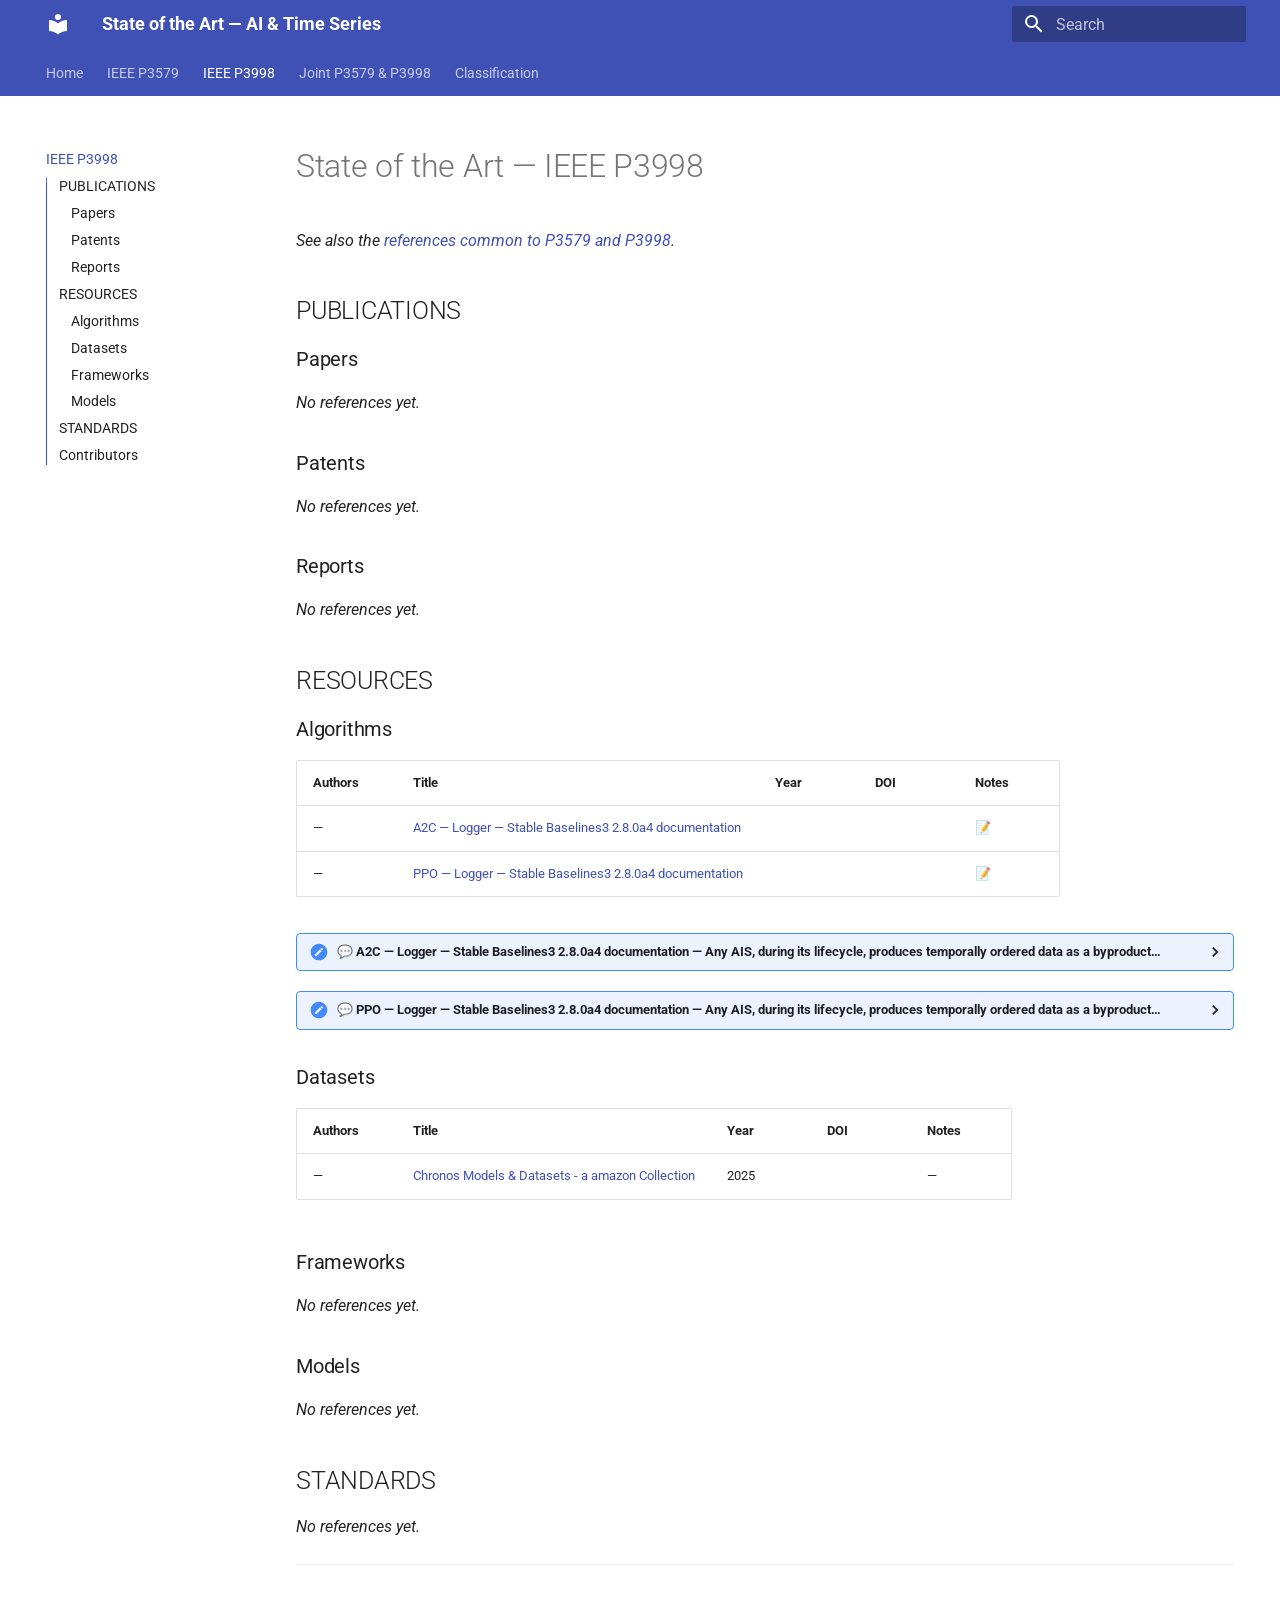
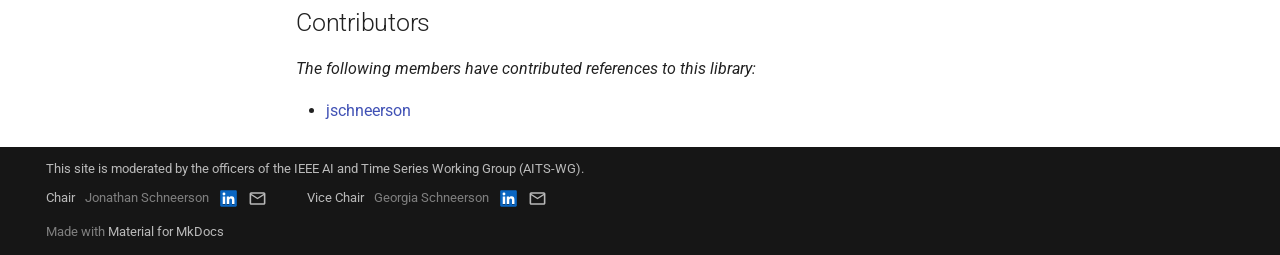
<file: p3998/index.html>
<!doctype html>
<html lang="en" class="no-js">
  <head>
    
      <meta charset="utf-8">
      <meta name="viewport" content="width=device-width,initial-scale=1">
      
      
      
        <link rel="canonical" href="https://aitimeseries.com/p3998/">
      
      
        <link rel="prev" href="../p3579/">
      
      
        <link rel="next" href="../p3579-p3998/">
      
      
        
      
      
      <link rel="icon" href="../assets/images/favicon.png">
      <meta name="generator" content="mkdocs-1.6.1, mkdocs-material-9.8.1">
    
    
      
        <title>IEEE P3998 - State of the Art — AI & Time Series</title>
      
    
    
      <link rel="stylesheet" href="../assets/stylesheets/main.57a0d79d.min.css">
      
        
        <link rel="stylesheet" href="../assets/stylesheets/palette.fb2fffe2.min.css">
      
      


    
    
      
    
    
      
        
        
        <link rel="preconnect" href="https://fonts.gstatic.com" crossorigin>
        <link rel="stylesheet" href="https://fonts.googleapis.com/css?family=Roboto:300,300i,400,400i,700,700i%7CRoboto+Mono:400,400i,700,700i&display=fallback">
        <style>:root{--md-text-font:"Roboto";--md-code-font:"Roboto Mono"}</style>
      
    
    
      <link rel="stylesheet" href="../stylesheets/terminal.css">
    
      <link rel="stylesheet" href="../stylesheets/officers.css">
    
    <script>__md_scope=new URL("..",location),__md_hash=e=>[...e].reduce(((e,_)=>(e<<5)-e+_.charCodeAt(0)),0),__md_get=(e,_=localStorage,t=__md_scope)=>JSON.parse(_.getItem(t.pathname+"."+e)),__md_set=(e,_,t=localStorage,a=__md_scope)=>{try{t.setItem(a.pathname+"."+e,JSON.stringify(_))}catch(e){}}</script>
    
      

    
    
  </head>
  
  
    
    
    
    
    
    <body dir="ltr" data-md-color-scheme="default" data-md-color-primary="indigo" data-md-color-accent="blue">
  
    
    <input class="md-toggle" data-md-toggle="drawer" type="checkbox" id="__drawer" autocomplete="off">
    <input class="md-toggle" data-md-toggle="search" type="checkbox" id="__search" autocomplete="off">
    <label class="md-overlay" for="__drawer"></label>
    <div data-md-component="skip">
      
        
        <a href="#state-of-the-art-ieee-p3998" class="md-skip">
          Skip to content
        </a>
      
    </div>
    <div data-md-component="announce">
      
    </div>
    
    
      

<header class="md-header" data-md-component="header">
  <nav class="md-header__inner md-grid" aria-label="Header">
    <a href=".." title="State of the Art — AI &amp; Time Series" class="md-header__button md-logo" aria-label="State of the Art — AI & Time Series" data-md-component="logo">
      
  
  <svg xmlns="http://www.w3.org/2000/svg" viewBox="0 0 24 24"><path d="M12 8a3 3 0 0 0 3-3 3 3 0 0 0-3-3 3 3 0 0 0-3 3 3 3 0 0 0 3 3m0 3.54C9.64 9.35 6.5 8 3 8v11c3.5 0 6.64 1.35 9 3.54 2.36-2.19 5.5-3.54 9-3.54V8c-3.5 0-6.64 1.35-9 3.54"/></svg>

    </a>
    <label class="md-header__button md-icon" for="__drawer">
      
      <svg xmlns="http://www.w3.org/2000/svg" viewBox="0 0 24 24"><path d="M3 6h18v2H3zm0 5h18v2H3zm0 5h18v2H3z"/></svg>
    </label>
    <div class="md-header__title" data-md-component="header-title">
      <div class="md-header__ellipsis">
        <div class="md-header__topic">
          <span class="md-ellipsis">
            State of the Art — AI & Time Series
          </span>
        </div>
        <div class="md-header__topic" data-md-component="header-topic">
          <span class="md-ellipsis">
            
              IEEE P3998
            
          </span>
        </div>
      </div>
    </div>
    
      
    
    
    
    
      
      
        <label class="md-header__button md-icon" for="__search">
          
          <svg xmlns="http://www.w3.org/2000/svg" viewBox="0 0 24 24"><path d="M9.5 3A6.5 6.5 0 0 1 16 9.5c0 1.61-.59 3.09-1.56 4.23l.27.27h.79l5 5-1.5 1.5-5-5v-.79l-.27-.27A6.52 6.52 0 0 1 9.5 16 6.5 6.5 0 0 1 3 9.5 6.5 6.5 0 0 1 9.5 3m0 2C7 5 5 7 5 9.5S7 14 9.5 14 14 12 14 9.5 12 5 9.5 5"/></svg>
        </label>
        <div class="md-search" data-md-component="search" role="dialog">
  <label class="md-search__overlay" for="__search"></label>
  <div class="md-search__inner" role="search">
    <form class="md-search__form" name="search">
      <input type="text" class="md-search__input" name="query" aria-label="Search" placeholder="Search" autocapitalize="off" autocorrect="off" autocomplete="off" spellcheck="false" data-md-component="search-query" required>
      <label class="md-search__icon md-icon" for="__search">
        
        <svg xmlns="http://www.w3.org/2000/svg" viewBox="0 0 24 24"><path d="M9.5 3A6.5 6.5 0 0 1 16 9.5c0 1.61-.59 3.09-1.56 4.23l.27.27h.79l5 5-1.5 1.5-5-5v-.79l-.27-.27A6.52 6.52 0 0 1 9.5 16 6.5 6.5 0 0 1 3 9.5 6.5 6.5 0 0 1 9.5 3m0 2C7 5 5 7 5 9.5S7 14 9.5 14 14 12 14 9.5 12 5 9.5 5"/></svg>
        
        <svg xmlns="http://www.w3.org/2000/svg" viewBox="0 0 24 24"><path d="M20 11v2H8l5.5 5.5-1.42 1.42L4.16 12l7.92-7.92L13.5 5.5 8 11z"/></svg>
      </label>
      <nav class="md-search__options" aria-label="Search">
        
        <button type="reset" class="md-search__icon md-icon" title="Clear" aria-label="Clear" tabindex="-1">
          
          <svg xmlns="http://www.w3.org/2000/svg" viewBox="0 0 24 24"><path d="M19 6.41 17.59 5 12 10.59 6.41 5 5 6.41 10.59 12 5 17.59 6.41 19 12 13.41 17.59 19 19 17.59 13.41 12z"/></svg>
        </button>
      </nav>
      
    </form>
    <div class="md-search__output">
      <div class="md-search__scrollwrap" tabindex="0" data-md-scrollfix>
        <div class="md-search-result" data-md-component="search-result">
          <div class="md-search-result__meta">
            Initializing search
          </div>
          <ol class="md-search-result__list" role="presentation"></ol>
        </div>
      </div>
    </div>
  </div>
</div>
      
    
    
  </nav>
  
</header>
    
    <div class="md-container" data-md-component="container">
      
      
        
          
            
<nav class="md-tabs" aria-label="Tabs" data-md-component="tabs">
  <div class="md-grid">
    <ul class="md-tabs__list">
      
        
  
  
  
  
    <li class="md-tabs__item">
      <a href=".." class="md-tabs__link">
        
  
  
    
  
  Home

      </a>
    </li>
  

      
        
  
  
  
  
    <li class="md-tabs__item">
      <a href="../p3579/" class="md-tabs__link">
        
  
  
    
  
  IEEE P3579

      </a>
    </li>
  

      
        
  
  
  
    
  
  
    <li class="md-tabs__item md-tabs__item--active">
      <a href="./" class="md-tabs__link">
        
  
  
    
  
  IEEE P3998

      </a>
    </li>
  

      
        
  
  
  
  
    <li class="md-tabs__item">
      <a href="../p3579-p3998/" class="md-tabs__link">
        
  
  
    
  
  Joint P3579 & P3998

      </a>
    </li>
  

      
        
  
  
  
  
    <li class="md-tabs__item">
      <a href="../classification/" class="md-tabs__link">
        
  
  
    
  
  Classification

      </a>
    </li>
  

      
    </ul>
  </div>
</nav>
          
        
      
      <main class="md-main" data-md-component="main">
        <div class="md-main__inner md-grid">
          
            
              
              <div class="md-sidebar md-sidebar--primary" data-md-component="sidebar" data-md-type="navigation" >
                <div class="md-sidebar__scrollwrap">
                  <div class="md-sidebar__inner">
                    


  


  

<nav class="md-nav md-nav--primary md-nav--lifted md-nav--integrated" aria-label="Navigation" data-md-level="0">
  <label class="md-nav__title" for="__drawer">
    <a href=".." title="State of the Art — AI &amp; Time Series" class="md-nav__button md-logo" aria-label="State of the Art — AI & Time Series" data-md-component="logo">
      
  
  <svg xmlns="http://www.w3.org/2000/svg" viewBox="0 0 24 24"><path d="M12 8a3 3 0 0 0 3-3 3 3 0 0 0-3-3 3 3 0 0 0-3 3 3 3 0 0 0 3 3m0 3.54C9.64 9.35 6.5 8 3 8v11c3.5 0 6.64 1.35 9 3.54 2.36-2.19 5.5-3.54 9-3.54V8c-3.5 0-6.64 1.35-9 3.54"/></svg>

    </a>
    State of the Art — AI & Time Series
  </label>
  
  <ul class="md-nav__list" data-md-scrollfix>
    
      
      
  
  
  
  
    <li class="md-nav__item">
      <a href=".." class="md-nav__link">
        
  
  
  <span class="md-ellipsis">
    
  
    Home
  

    
  </span>
  
  

      </a>
    </li>
  

    
      
      
  
  
  
  
    <li class="md-nav__item">
      <a href="../p3579/" class="md-nav__link">
        
  
  
  <span class="md-ellipsis">
    
  
    IEEE P3579
  

    
  </span>
  
  

      </a>
    </li>
  

    
      
      
  
  
    
  
  
  
    <li class="md-nav__item md-nav__item--active">
      
      <input class="md-nav__toggle md-toggle" type="checkbox" id="__toc">
      
      
        
      
      
        <label class="md-nav__link md-nav__link--active" for="__toc">
          
  
  
  <span class="md-ellipsis">
    
  
    IEEE P3998
  

    
  </span>
  
  

          <span class="md-nav__icon md-icon"></span>
        </label>
      
      <a href="./" class="md-nav__link md-nav__link--active">
        
  
  
  <span class="md-ellipsis">
    
  
    IEEE P3998
  

    
  </span>
  
  

      </a>
      
        

<nav class="md-nav md-nav--secondary" aria-label="Table of contents">
  
  
  
    
  
  
    <label class="md-nav__title" for="__toc">
      <span class="md-nav__icon md-icon"></span>
      Table of contents
    </label>
    <ul class="md-nav__list" data-md-component="toc" data-md-scrollfix>
      
        <li class="md-nav__item">
  <a href="#publications" class="md-nav__link">
    <span class="md-ellipsis">
      
        PUBLICATIONS
      
    </span>
  </a>
  
    <nav class="md-nav" aria-label="PUBLICATIONS">
      <ul class="md-nav__list">
        
          <li class="md-nav__item">
  <a href="#papers" class="md-nav__link">
    <span class="md-ellipsis">
      
        Papers
      
    </span>
  </a>
  
</li>
        
          <li class="md-nav__item">
  <a href="#patents" class="md-nav__link">
    <span class="md-ellipsis">
      
        Patents
      
    </span>
  </a>
  
</li>
        
          <li class="md-nav__item">
  <a href="#reports" class="md-nav__link">
    <span class="md-ellipsis">
      
        Reports
      
    </span>
  </a>
  
</li>
        
      </ul>
    </nav>
  
</li>
      
        <li class="md-nav__item">
  <a href="#resources" class="md-nav__link">
    <span class="md-ellipsis">
      
        RESOURCES
      
    </span>
  </a>
  
    <nav class="md-nav" aria-label="RESOURCES">
      <ul class="md-nav__list">
        
          <li class="md-nav__item">
  <a href="#algorithms" class="md-nav__link">
    <span class="md-ellipsis">
      
        Algorithms
      
    </span>
  </a>
  
</li>
        
          <li class="md-nav__item">
  <a href="#datasets" class="md-nav__link">
    <span class="md-ellipsis">
      
        Datasets
      
    </span>
  </a>
  
</li>
        
          <li class="md-nav__item">
  <a href="#frameworks" class="md-nav__link">
    <span class="md-ellipsis">
      
        Frameworks
      
    </span>
  </a>
  
</li>
        
          <li class="md-nav__item">
  <a href="#models" class="md-nav__link">
    <span class="md-ellipsis">
      
        Models
      
    </span>
  </a>
  
</li>
        
      </ul>
    </nav>
  
</li>
      
        <li class="md-nav__item">
  <a href="#standards" class="md-nav__link">
    <span class="md-ellipsis">
      
        STANDARDS
      
    </span>
  </a>
  
</li>
      
        <li class="md-nav__item">
  <a href="#contributors" class="md-nav__link">
    <span class="md-ellipsis">
      
        Contributors
      
    </span>
  </a>
  
</li>
      
    </ul>
  
</nav>
      
    </li>
  

    
      
      
  
  
  
  
    <li class="md-nav__item">
      <a href="../p3579-p3998/" class="md-nav__link">
        
  
  
  <span class="md-ellipsis">
    
  
    Joint P3579 & P3998
  

    
  </span>
  
  

      </a>
    </li>
  

    
      
      
  
  
  
  
    <li class="md-nav__item">
      <a href="../classification/" class="md-nav__link">
        
  
  
  <span class="md-ellipsis">
    
  
    Classification
  

    
  </span>
  
  

      </a>
    </li>
  

    
  </ul>
</nav>
                  </div>
                </div>
              </div>
            
            
          
          
            <div class="md-content" data-md-component="content">
              
              <article class="md-content__inner md-typeset">
                
                  



<h1 id="state-of-the-art-ieee-p3998">State of the Art — IEEE P3998</h1>
<p><em>See also the <a href="../p3579-p3998/">references common to P3579 and P3998</a>.</em></p>
<h2 id="publications">PUBLICATIONS</h2>
<h3 id="papers">Papers</h3>
<p><em>No references yet.</em></p>
<h3 id="patents">Patents</h3>
<p><em>No references yet.</em></p>
<h3 id="reports">Reports</h3>
<p><em>No references yet.</em></p>
<h2 id="resources">RESOURCES</h2>
<h3 id="algorithms">Algorithms</h3>
<table>
<thead>
<tr>
<th>Authors</th>
<th>Title</th>
<th>Year</th>
<th>DOI</th>
<th>Notes</th>
</tr>
</thead>
<tbody>
<tr>
<td>—</td>
<td><span id="ref-Z6TDV2T2"><a href="https://stable-baselines3.readthedocs.io/en/master/modules/a2c.html#stable_baselines3.a2c.A2C.logger">A2C — Logger — Stable Baselines3 2.8.0a4 documentation</a></span></td>
<td></td>
<td></td>
<td><a href="#note-Z6TDV2T2">📝</a></td>
</tr>
<tr>
<td>—</td>
<td><span id="ref-FCNVJ24Q"><a href="https://stable-baselines3.readthedocs.io/en/master/common/logger.html">PPO — Logger — Stable Baselines3 2.8.0a4 documentation</a></span></td>
<td></td>
<td></td>
<td><a href="#note-FCNVJ24Q">📝</a></td>
</tr>
</tbody>
</table>
<details id="note-Z6TDV2T2">
<summary>💬 <b>A2C — Logger — Stable Baselines3 2.8.0a4 documentation</b> — Any AIS, during its lifecycle, produces temporally ordered data as a byproduct…</summary>

<p>Any AIS, during its lifecycle, produces temporally ordered data as a byproduct of its operation. As a concrete illustration, the Proximal Policy Optimization (PPO) implementation in Stable-Baselines3 (SB3) includes a built-in logger that records, at each logging interval, a single snapshot grouping training metrics (loss, policy divergence), rollout statistics (mean reward, episode length), and temporal markers (iterations, elapsed time, total timesteps).
These repeated snapshots form ordered sequences of values produced internally by the system, not consumed from an external source.
However, these temporal markers remain relative counters and durations — not standardized timestamps. There is no formal temporal reference framework governing how these internal records are indexed, formatted, or exchanged. This is precisely the gap P3998 aims to address: defining a unified format for the temporal data records that AIS inherently produce but do not yet record in a standardized way.
P3579 standardizes how AIS consume external time series; P3998 addresses the complementary direction — the internal temporal data records that AIS produce. Together, they cover both sides of the relationship between AIS and time series.</p>
<p><em>— jschneerson, 2026-03-26</em> · <a href="#ref-Z6TDV2T2">↩ back to reference</a></p>

</details>

<details id="note-FCNVJ24Q">
<summary>💬 <b>PPO — Logger — Stable Baselines3 2.8.0a4 documentation</b> — Any AIS, during its lifecycle, produces temporally ordered data as a byproduct…</summary>

<p>Any AIS, during its lifecycle, produces temporally ordered data as a byproduct of its operation. As a concrete illustration, the Proximal Policy Optimization (PPO) implementation in Stable-Baselines3 (SB3) includes a built-in logger that records, at each logging interval, a single snapshot grouping training metrics (loss, policy divergence), rollout statistics (mean reward, episode length), and temporal markers (iterations, elapsed time, total timesteps).
These repeated snapshots form ordered sequences of values produced internally by the system, not consumed from an external source.
However, these temporal markers remain relative counters and durations — not standardized timestamps. There is no formal temporal reference framework governing how these internal records are indexed, formatted, or exchanged. This is precisely the gap P3998 aims to address: defining a unified format for the temporal data records that AIS inherently produce but do not yet record in a standardized way.
P3579 standardizes how AIS consume external time series; P3998 addresses the complementary direction — the internal temporal data records that AIS produce. Together, they cover both sides of the relationship between AIS and time series.</p>
<p><em>— jschneerson, 2026-03-26</em> · <a href="#ref-FCNVJ24Q">↩ back to reference</a></p>

</details>

<h3 id="datasets">Datasets</h3>
<table>
<thead>
<tr>
<th>Authors</th>
<th>Title</th>
<th>Year</th>
<th>DOI</th>
<th>Notes</th>
</tr>
</thead>
<tbody>
<tr>
<td>—</td>
<td><span id="ref-HEVNVWAX"><a href="https://huggingface.co/collections/amazon/chronos-models-and-datasets">Chronos Models &amp; Datasets - a amazon Collection</a></span></td>
<td>2025</td>
<td></td>
<td>—</td>
</tr>
</tbody>
</table>
<h3 id="frameworks">Frameworks</h3>
<p><em>No references yet.</em></p>
<h3 id="models">Models</h3>
<p><em>No references yet.</em></p>
<h2 id="standards">STANDARDS</h2>
<p><em>No references yet.</em></p>
<hr />
<h2 id="contributors">Contributors</h2>
<p><em>The following members have contributed references to this library:</em></p>
<ul>
<li><a href="https://www.zotero.org/jschneerson">jschneerson</a></li>
</ul>












                
              </article>
            </div>
          
          
<script>var target=document.getElementById(location.hash.slice(1));target&&target.name&&(target.checked=target.name.startsWith("__tabbed_"))</script>
        </div>
        
          <button type="button" class="md-top md-icon" data-md-component="top" hidden>
  
  <svg xmlns="http://www.w3.org/2000/svg" viewBox="0 0 24 24"><path d="M13 20h-2V8l-5.5 5.5-1.42-1.42L12 4.16l7.92 7.92-1.42 1.42L13 8z"/></svg>
  Back to top
</button>
        
      </main>
      
        <footer class="md-footer">
  
  <div class="md-footer-meta md-typeset">
    <div class="md-footer-meta__inner md-grid">
      <div class="md-copyright">
  
    <div class="md-copyright__highlight">
      This site is moderated by the officers of the IEEE AI and Time Series Working Group (AITS-WG).
    </div>
  
  
    <ul class="md-officers">
      
        <li>
          <span class="md-officers__role">Chair</span>
          <span class="md-officers__name">Jonathan Schneerson</span>
          
            <a class="md-officers__linkedin" href="https://www.linkedin.com/in/jschneerson/" target="_blank" rel="noopener" title="LinkedIn" aria-label="LinkedIn profile of Jonathan Schneerson">
              <svg xmlns="http://www.w3.org/2000/svg" viewBox="0 0 448 512"><!--! Font Awesome Free 7.1.0 by @fontawesome - https://fontawesome.com License - https://fontawesome.com/license/free (Icons: CC BY 4.0, Fonts: SIL OFL 1.1, Code: MIT License) Copyright 2025 Fonticons, Inc.--><path d="M416 32H31.9C14.3 32 0 46.5 0 64.3v383.4C0 465.5 14.3 480 31.9 480H416c17.6 0 32-14.5 32-32.3V64.3c0-17.8-14.4-32.3-32-32.3M135.4 416H69V202.2h66.5V416zM102.2 96a38.5 38.5 0 1 1 0 77 38.5 38.5 0 1 1 0-77m282.1 320h-66.4V312c0-24.8-.5-56.7-34.5-56.7-34.6 0-39.9 27-39.9 54.9V416h-66.4V202.2h63.7v29.2h.9c8.9-16.8 30.6-34.5 62.9-34.5 67.2 0 79.7 44.3 79.7 101.9z"/></svg>
            </a>
          
          
            <button type="button" class="md-officers__email" data-e="Z3JvLmVlZWlAbm9zcmVlbmhjc2o=" title="Email" aria-label="Show the email address of Jonathan Schneerson">
              <svg xmlns="http://www.w3.org/2000/svg" viewBox="0 0 24 24"><path d="M22 6c0-1.1-.9-2-2-2H4c-1.1 0-2 .9-2 2v12c0 1.1.9 2 2 2h16c1.1 0 2-.9 2-2zm-2 0-8 5-8-5zm0 12H4V8l8 5 8-5z"/></svg>
            </button>
          
        </li>
      
        <li>
          <span class="md-officers__role">Vice Chair</span>
          <span class="md-officers__name">Georgia Schneerson</span>
          
            <a class="md-officers__linkedin" href="https://www.linkedin.com/in/gschneerson/" target="_blank" rel="noopener" title="LinkedIn" aria-label="LinkedIn profile of Georgia Schneerson">
              <svg xmlns="http://www.w3.org/2000/svg" viewBox="0 0 448 512"><!--! Font Awesome Free 7.1.0 by @fontawesome - https://fontawesome.com License - https://fontawesome.com/license/free (Icons: CC BY 4.0, Fonts: SIL OFL 1.1, Code: MIT License) Copyright 2025 Fonticons, Inc.--><path d="M416 32H31.9C14.3 32 0 46.5 0 64.3v383.4C0 465.5 14.3 480 31.9 480H416c17.6 0 32-14.5 32-32.3V64.3c0-17.8-14.4-32.3-32-32.3M135.4 416H69V202.2h66.5V416zM102.2 96a38.5 38.5 0 1 1 0 77 38.5 38.5 0 1 1 0-77m282.1 320h-66.4V312c0-24.8-.5-56.7-34.5-56.7-34.6 0-39.9 27-39.9 54.9V416h-66.4V202.2h63.7v29.2h.9c8.9-16.8 30.6-34.5 62.9-34.5 67.2 0 79.7 44.3 79.7 101.9z"/></svg>
            </a>
          
          
            <button type="button" class="md-officers__email" data-e="Z3JvLmVlZWlAbm9zcmVlbmhjc2c=" title="Email" aria-label="Show the email address of Georgia Schneerson">
              <svg xmlns="http://www.w3.org/2000/svg" viewBox="0 0 24 24"><path d="M22 6c0-1.1-.9-2-2-2H4c-1.1 0-2 .9-2 2v12c0 1.1.9 2 2 2h16c1.1 0 2-.9 2-2zm-2 0-8 5-8-5zm0 12H4V8l8 5 8-5z"/></svg>
            </button>
          
        </li>
      
    </ul>
    <noscript>The email addresses need JavaScript.</noscript>
  
  
    Made with
    <a href="https://squidfunk.github.io/mkdocs-material/" target="_blank" rel="noopener">
      Material for MkDocs
    </a>
  
</div>
      
    </div>
  </div>
</footer>
      
    </div>
    <div class="md-dialog" data-md-component="dialog">
      <div class="md-dialog__inner md-typeset"></div>
    </div>
    
    
    
      
      
      <script id="__config" type="application/json">{"annotate": null, "base": "..", "features": ["navigation.tabs", "navigation.top", "search.highlight", "toc.integrate"], "search": "../assets/javascripts/workers/search.a7633da7.min.js", "tags": null, "translations": {"clipboard.copied": "Copied to clipboard", "clipboard.copy": "Copy to clipboard", "search.result.more.one": "1 more on this page", "search.result.more.other": "# more on this page", "search.result.none": "No matching documents", "search.result.one": "1 matching document", "search.result.other": "# matching documents", "search.result.placeholder": "Type to start searching", "search.result.term.missing": "Missing", "select.version": "Select version"}, "version": null}</script>
    
    
      <script src="../assets/javascripts/bundle.a5f9d56c.min.js"></script>
      
        <script src="../javascripts/officers.js"></script>
      
    
  </body>
</html>
</file>
<file: stylesheets/terminal.css>
/* Terminal style of the home page.
   - The "latest updates" blocks, written by scripts/generate_sota.py
     (render_latest): one line per reference.
   - The intro panel (div.term-panel) and the buttons (a.term-btn), written
     by hand in docs/index.md. */

.md-typeset div.latest-term {
  background: #2c2c2a;
  color: #f1efe8;
  border-radius: .2rem;
  padding: .6rem .9rem;
  margin: 1em 0;
  font-family: var(--md-code-font-family);
  font-size: .85em;
  line-height: 1.75;
}

.md-typeset div.latest-term p {
  margin: 0;
}

.md-typeset div.latest-term ul {
  list-style: none;
  margin: 0;
  padding: 0;
}

/* One line per reference: a title too long for the width ends with "…";
   the full title shows on hover. */
.md-typeset div.latest-term ul li {
  margin: 0;
  white-space: nowrap;
  overflow: hidden;
  text-overflow: ellipsis;
}

.md-typeset div.latest-term .term-prompt,
.md-typeset div.latest-term .term-comment {
  color: #b4b2a9;
}

.md-typeset div.latest-term .term-date {
  color: #5dcaa5;
  margin-right: 1.2ch;
}

.md-typeset div.latest-term a {
  color: #b5d4f4;
  text-decoration: none;
}

.md-typeset div.latest-term a:hover,
.md-typeset div.latest-term a:focus {
  color: #e6f1fb;
  text-decoration: underline;
}

/* Intro panel on the home page: same terminal as the "latest" blocks,
   but the text wraps. */
.md-typeset div.term-panel {
  background: #2c2c2a;
  color: #f1efe8;
  border-radius: .2rem;
  padding: .6rem .9rem;
  margin: 1em 0;
  font-family: var(--md-code-font-family);
  font-size: .85em;
  line-height: 1.7;
}

.md-typeset div.term-panel p {
  margin: 0 0 .9em;
}

.md-typeset div.term-panel p:last-child {
  margin-bottom: 0;
}

.md-typeset div.term-panel .term-prompt {
  color: #b4b2a9;
}

.md-typeset div.term-panel a {
  color: #b5d4f4;
  text-decoration: none;
  border-bottom: 1px dotted #b5d4f4;
}

.md-typeset div.term-panel a:hover,
.md-typeset div.term-panel a:focus {
  color: #e6f1fb;
  border-bottom-style: solid;
}

/* The "latest updates" blocks end on a prompt waiting for the next
   command: "$" and a green block cursor. It blinks 4 times (about 4.4 s),
   then stays on: blinking that lasts over 5 s would need a way to stop it
   (WCAG 2.2.2). Still from the start when the reader asks for less motion.
   Drawn here, so the sync's render_latest is unchanged. */
.md-typeset div.latest-term::after {
  content: "$";          /* browsers without the alternative-text syntax */
  content: "$" / "";
  display: block;
  color: #b4b2a9;
  background: linear-gradient(#5dcaa5, #5dcaa5) 2ch 50% / .6em 1.1em no-repeat;
  animation: term-blink 1.1s steps(1) 4;
}

@keyframes term-blink {
  50% { background-size: 0 0; }
}

@media (prefers-reduced-motion: reduce) {
  .md-typeset div.latest-term::after { animation: none; }
}

/* Terminal buttons: [ View SOTA → ]  [ Join at IEEE SA → ]
   Written in Markdown as [View SOTA →](p3579/index.md){ .term-btn } */
.md-typeset a.term-btn {
  display: inline-block;
  margin: 0 .6rem .6rem 0;
  padding: .25rem .7rem;
  background: #2c2c2a;
  color: #5dcaa5;
  border: 1px solid #5f5e5a;
  border-radius: .2rem;
  font-family: var(--md-code-font-family);
  font-size: .8em;
  text-decoration: none;
  transition: background .15s, color .15s, border-color .15s;
}

.md-typeset a.term-btn::before { content: "[ "; content: "[ " / ""; color: #888780; }
.md-typeset a.term-btn::after  { content: " ]"; content: " ]" / ""; color: #888780; }

.md-typeset a.term-btn:hover,
.md-typeset a.term-btn:focus-visible {
  background: #5dcaa5;
  color: #2c2c2a;
  border-color: #5dcaa5;
}

.md-typeset a.term-btn:hover::before,
.md-typeset a.term-btn:hover::after,
.md-typeset a.term-btn:focus-visible::before,
.md-typeset a.term-btn:focus-visible::after {
  color: #2c2c2a;
}
</file>
<file: stylesheets/officers.css>
/* Footer: the officers under the moderation line, written by
   overrides/partials/copyright.html from extra.officers in mkdocs.yml.
   The footer's own style, not the terminal. */

.md-footer-meta.md-typeset ul.md-officers {
  list-style: none;
  margin: .4rem 0 .7rem;
  padding: 0;
  display: flex;
  flex-wrap: wrap;
  gap: .4rem 2rem;
}

.md-footer-meta.md-typeset .md-officers li {
  margin: 0;
  display: flex;
  flex-wrap: wrap;
  align-items: center;
  gap: 0 .5rem;
}

.md-footer-meta .md-officers__role {
  color: var(--md-footer-fg-color--light);
}

/* The name, discreet: the footer's dimmest text color. */
.md-footer-meta .md-officers__name {
  color: var(--md-footer-fg-color--lighter);
}

.md-footer-meta.md-typeset .md-officers a,
.md-footer-meta.md-typeset .md-officers button {
  display: inline-flex;
  align-items: center;
  color: var(--md-footer-fg-color--light);
  background: none;
  border: 0;
  padding: 0;
  font: inherit;
  cursor: pointer;
}

.md-footer-meta.md-typeset .md-officers a:hover,
.md-footer-meta.md-typeset .md-officers a:focus-visible,
.md-footer-meta.md-typeset .md-officers button:hover,
.md-footer-meta.md-typeset .md-officers button:focus-visible {
  color: var(--md-footer-fg-color);
}

.md-footer-meta .md-officers svg {
  width: .95rem;
  height: .95rem;
  fill: currentColor;
}

/* The usual LinkedIn mark: the blue square with a white "in". The icon draws
   the "in" as holes in the square; a white box behind it, smaller than the
   square so its rounded corners stay clear, fills them. */
.md-footer-meta.md-typeset .md-officers a.md-officers__linkedin {
  color: #0a66c2;
}

.md-footer-meta .md-officers__linkedin svg {
  background: linear-gradient(#fff, #fff) center / 70% 70% no-repeat;
}

.md-footer-meta.md-typeset .md-officers a.md-officers__linkedin:hover,
.md-footer-meta.md-typeset .md-officers a.md-officers__linkedin:focus-visible {
  color: #378fe9;
}
</file>
<file: assets/stylesheets/main.57a0d79d.min.css>
@charset "UTF-8";html{box-sizing:border-box;-webkit-text-size-adjust:none;-moz-text-size-adjust:none;text-size-adjust:none}*,:after,:before{box-sizing:inherit}@media(prefers-reduced-motion){*,:after,:before{transition:none!important}}body{margin:0;-webkit-font-smoothing:antialiased;-moz-osx-font-smoothing:grayscale;--md-text-font-family:var(--md-text-font, _),
    -apple-system, BlinkMacSystemFont, Helvetica, Arial, sans-serif;--md-code-font-family:var(--md-code-font, _),
    SFMono-Regular, Consolas, Menlo, monospace}.md-typeset code:not(.focus-visible),a,button,input,label{-webkit-tap-highlight-color:transparent}a{color:inherit;text-decoration:none}hr{box-sizing:initial;display:block;height:.05rem;padding:0;overflow:visible;border:0}small{font-size:80%}sub,sup{line-height:1em}img{border-style:none}table{border-spacing:0;border-collapse:initial}td,th{font-weight:400;vertical-align:top}button{padding:0;margin:0;font-family:inherit;font-size:inherit;background:#0000;border:0}input{border:0;outline:none}:root{--md-primary-fg-color:#4051b5;--md-primary-fg-color--light:#5d6cc0;--md-primary-fg-color--dark:#303fa1;--md-primary-bg-color:#fff;--md-primary-bg-color--light:#ffffffb3;--md-accent-fg-color:#526cfe;--md-accent-fg-color--transparent:#526cfe1a;--md-accent-bg-color:#fff;--md-accent-bg-color--light:#ffffffb3;--md-typeset-table-sort-icon:url("data:image/svg+xml;charset=utf-8,<svg xmlns='http://www.w3.org/2000/svg' viewBox='0 0 24 24'><path d='m18 21-4-4h3V7h-3l4-4 4 4h-3v10h3M2 19v-2h10v2M2 13v-2h7v2M2 7V5h4v2z'/></svg>");--md-typeset-table-sort-icon--asc:url("data:image/svg+xml;charset=utf-8,<svg xmlns='http://www.w3.org/2000/svg' viewBox='0 0 24 24'><path d='M19 17h3l-4 4-4-4h3V3h2M2 17h10v2H2M6 5v2H2V5m0 6h7v2H2z'/></svg>");--md-typeset-table-sort-icon--desc:url("data:image/svg+xml;charset=utf-8,<svg xmlns='http://www.w3.org/2000/svg' viewBox='0 0 24 24'><path d='M19 7h3l-4-4-4 4h3v14h2M2 17h10v2H2M6 5v2H2V5m0 6h7v2H2z'/></svg>")}[data-md-color-scheme=default]{color-scheme:light}[data-md-color-scheme=default] img[src$="#gh-dark-mode-only"],[data-md-color-scheme=default] img[src$="#only-dark"]{display:none}:root,[data-md-color-scheme=default]{--md-hue:225deg;--md-default-fg-color:#000000de;--md-default-fg-color--light:#0000008a;--md-default-fg-color--lighter:#00000052;--md-default-fg-color--lightest:#00000012;--md-default-bg-color:#fff;--md-default-bg-color--light:#ffffffb3;--md-default-bg-color--lighter:#ffffff4d;--md-default-bg-color--lightest:#ffffff1f;--md-code-fg-color:#36464e;--md-code-bg-color:#f5f5f5;--md-code-bg-color--light:#f5f5f5b3;--md-code-bg-color--lighter:#f5f5f54d;--md-code-hl-color:#4287ff;--md-code-hl-color--light:#4287ff1a;--md-code-hl-number-color:#d52a2a;--md-code-hl-special-color:#db1457;--md-code-hl-function-color:#a846b9;--md-code-hl-constant-color:#6e59d9;--md-code-hl-keyword-color:#3f6ec6;--md-code-hl-string-color:#1c7d4d;--md-code-hl-name-color:var(--md-code-fg-color);--md-code-hl-operator-color:var(--md-default-fg-color--light);--md-code-hl-punctuation-color:var(--md-default-fg-color--light);--md-code-hl-comment-color:var(--md-default-fg-color--light);--md-code-hl-generic-color:var(--md-default-fg-color--light);--md-code-hl-variable-color:var(--md-default-fg-color--light);--md-typeset-color:var(--md-default-fg-color);--md-typeset-a-color:var(--md-primary-fg-color);--md-typeset-del-color:#f5503d26;--md-typeset-ins-color:#0bd57026;--md-typeset-kbd-color:#fafafa;--md-typeset-kbd-accent-color:#fff;--md-typeset-kbd-border-color:#b8b8b8;--md-typeset-mark-color:#ffff0080;--md-typeset-table-color:#0000001f;--md-typeset-table-color--light:#00000009;--md-admonition-fg-color:var(--md-default-fg-color);--md-admonition-bg-color:var(--md-default-bg-color);--md-warning-fg-color:#000000de;--md-warning-bg-color:#ff9;--md-footer-fg-color:#fff;--md-footer-fg-color--light:#ffffffb3;--md-footer-fg-color--lighter:#ffffff73;--md-footer-bg-color:#000000de;--md-footer-bg-color--dark:#00000052;--md-shadow-z1:0 0.2rem 0.5rem #0000000d,
    0 0 0.05rem #0000001a;--md-shadow-z2:0 0.2rem 0.5rem #0000001a,
    0 0 0.05rem #00000040;--md-shadow-z3:0 0.2rem 0.5rem #0003,
    0 0 0.05rem #00000059}.md-icon svg{display:block;width:1.2rem;height:1.2rem;fill:currentcolor}aside,body,input{font-family:var(--md-text-font-family);font-feature-settings:"kern","liga";color:var(--md-typeset-color)}code,kbd,pre{font-family:var(--md-code-font-family);font-feature-settings:"kern"}.md-typeset{font-size:.8rem;line-height:1.6;overflow-wrap:break-word;-webkit-print-color-adjust:exact;color-adjust:exact}@media print{.md-typeset{font-size:.68rem}.md-typeset code,.md-typeset kbd,.md-typeset pre{white-space:pre-wrap}}.md-typeset blockquote,.md-typeset dl,.md-typeset figure,.md-typeset ol,.md-typeset pre,.md-typeset ul{margin-top:1em;margin-bottom:1em}.md-typeset h1{margin:0 0 1.25em;font-size:2em;line-height:1.3;color:var(--md-default-fg-color--light)}.md-typeset h1,.md-typeset h2{font-weight:300;letter-spacing:-.01em}.md-typeset h2{margin:1.6em 0 .64em;font-size:1.5625em;line-height:1.4}.md-typeset h3{margin:1.6em 0 .8em;font-size:1.25em;font-weight:400;line-height:1.5;letter-spacing:-.01em}.md-typeset h2+h3{margin-top:.8em}.md-typeset h4{margin:1em 0;font-weight:700;letter-spacing:-.01em}.md-typeset h5,.md-typeset h6{margin:1.25em 0;font-size:.8em;font-weight:700;color:var(--md-default-fg-color--light);letter-spacing:-.01em}.md-typeset h5{text-transform:uppercase}.md-typeset h5 code{text-transform:none}.md-typeset hr{display:flow-root;margin:1.5em 0;border-bottom:.05rem solid var(--md-default-fg-color--lightest)}.md-typeset a{color:var(--md-typeset-a-color);word-break:break-word}.md-typeset a,.md-typeset a:before{transition:color 125ms}.md-typeset a:focus,.md-typeset a:hover{color:var(--md-accent-fg-color)}.md-typeset a:focus code,.md-typeset a:hover code{color:var(--md-accent-fg-color);background-color:var(--md-accent-fg-color--transparent)}.md-typeset a code{color:var(--md-typeset-a-color)}.md-typeset a.focus-visible{outline-color:var(--md-accent-fg-color);outline-offset:.2rem}.md-typeset code,.md-typeset kbd,.md-typeset pre{font-variant-ligatures:none;color:var(--md-code-fg-color);direction:ltr;transition:background-color 125ms}.md-typeset code{padding:0 .2941176471em;font-size:.85em;word-break:break-word;background-color:var(--md-code-bg-color);border-radius:.1rem;-webkit-box-decoration-break:clone;box-decoration-break:clone;transition:color 125ms,background-color 125ms}.md-typeset code:not(.focus-visible){outline:none}.md-typeset pre{position:relative;display:flow-root;line-height:1.4}.md-typeset pre>code{display:block;padding:.7720588235em 1.1764705882em;margin:0;overflow:auto;word-break:normal;touch-action:auto;scrollbar-color:var(--md-default-fg-color--lighter) #0000;scrollbar-width:thin;outline-color:var(--md-accent-fg-color);box-shadow:none;-webkit-box-decoration-break:slice;box-decoration-break:slice}.md-typeset pre>code:hover{scrollbar-color:var(--md-accent-fg-color) #0000}.md-typeset pre>code::-webkit-scrollbar{width:.2rem;height:.2rem}.md-typeset pre>code::-webkit-scrollbar-thumb{background-color:var(--md-default-fg-color--lighter)}.md-typeset pre>code::-webkit-scrollbar-thumb:hover{background-color:var(--md-accent-fg-color)}.md-typeset kbd{display:inline-block;padding:0 .6666666667em;font-size:.75em;color:var(--md-default-fg-color);word-break:break-word;vertical-align:text-top;background-color:var(--md-typeset-kbd-color);border-radius:.1rem;box-shadow:0 .1rem 0 .05rem var(--md-typeset-kbd-border-color),0 .1rem 0 var(--md-typeset-kbd-border-color),0 -.1rem .2rem var(--md-typeset-kbd-accent-color) inset}.md-typeset mark{color:inherit;word-break:break-word;background-color:var(--md-typeset-mark-color);-webkit-box-decoration-break:clone;box-decoration-break:clone}.md-typeset abbr{text-decoration:none;cursor:help}.md-typeset [data-preview],.md-typeset abbr{border-bottom:.05rem dotted var(--md-default-fg-color--light)}.md-typeset small{opacity:.75}[dir=ltr] .md-typeset sub,[dir=ltr] .md-typeset sup{margin-left:.078125em}[dir=rtl] .md-typeset sub,[dir=rtl] .md-typeset sup{margin-right:.078125em}[dir=ltr] .md-typeset blockquote{padding-left:.6rem;border-left:.2rem solid var(--md-default-fg-color--lighter)}[dir=rtl] .md-typeset blockquote{padding-right:.6rem;border-right:.2rem solid var(--md-default-fg-color--lighter)}.md-typeset blockquote{margin-left:0;margin-right:0;color:var(--md-default-fg-color--light)}.md-typeset ul{list-style-type:disc}.md-typeset ul[type]{list-style-type:revert-layer}[dir=ltr] .md-typeset ol,[dir=ltr] .md-typeset ol li ol,[dir=ltr] .md-typeset ol li ul,[dir=ltr] .md-typeset ul,[dir=ltr] .md-typeset ul li ol,[dir=ltr] .md-typeset ul li ul{margin-left:.625em}[dir=rtl] .md-typeset ol,[dir=rtl] .md-typeset ol li ol,[dir=rtl] .md-typeset ol li ul,[dir=rtl] .md-typeset ul,[dir=rtl] .md-typeset ul li ol,[dir=rtl] .md-typeset ul li ul{margin-right:.625em}.md-typeset ol,.md-typeset ul{padding:0}.md-typeset ol:not([hidden]),.md-typeset ul:not([hidden]){display:flow-root}.md-typeset ol ol,.md-typeset ul ol{list-style-type:lower-alpha}.md-typeset ol ol ol,.md-typeset ul ol ol{list-style-type:lower-roman}.md-typeset ol ol ol ol,.md-typeset ul ol ol ol{list-style-type:upper-alpha}.md-typeset ol ol ol ol ol,.md-typeset ul ol ol ol ol{list-style-type:upper-roman}.md-typeset ol[type],.md-typeset ul[type]{list-style-type:revert-layer}[dir=ltr] .md-typeset ol li,[dir=ltr] .md-typeset ul li{margin-left:1.25em}[dir=rtl] .md-typeset ol li,[dir=rtl] .md-typeset ul li{margin-right:1.25em}.md-typeset ol li,.md-typeset ul li{margin-bottom:.5em}.md-typeset ol li blockquote,.md-typeset ol li p,.md-typeset ul li blockquote,.md-typeset ul li p{margin:.5em 0}.md-typeset ol li:last-child,.md-typeset ul li:last-child{margin-bottom:0}.md-typeset ol li ol,.md-typeset ol li ul,.md-typeset ul li ol,.md-typeset ul li ul{margin-top:.5em;margin-bottom:.5em}[dir=ltr] .md-typeset dd{margin-left:1.875em}[dir=rtl] .md-typeset dd{margin-right:1.875em}.md-typeset dd{margin-top:1em;margin-bottom:1.5em}.md-typeset img,.md-typeset svg,.md-typeset video{max-width:100%;height:auto}.md-typeset img[align=left]{margin:1em 1em 1em 0}.md-typeset img[align=right]{margin:1em 0 1em 1em}.md-typeset img[align]:only-child{margin-top:0}.md-typeset figure{display:flow-root;width:fit-content;max-width:100%;margin:1em auto;text-align:center}.md-typeset figure img{display:block;margin:0 auto}.md-typeset figcaption{max-width:24rem;margin:1em auto;font-style:italic}.md-typeset iframe{max-width:100%}.md-typeset table:not([class]){display:inline-block;max-width:100%;overflow:auto;font-size:.64rem;touch-action:auto;background-color:var(--md-default-bg-color);border:.05rem solid var(--md-typeset-table-color);border-radius:.1rem}@media print{.md-typeset table:not([class]){display:table}}.md-typeset table:not([class])+*{margin-top:1.5em}.md-typeset table:not([class]) td>:first-child,.md-typeset table:not([class]) th>:first-child{margin-top:0}.md-typeset table:not([class]) td>:last-child,.md-typeset table:not([class]) th>:last-child{margin-bottom:0}.md-typeset table:not([class]) td:not([align]),.md-typeset table:not([class]) th:not([align]){text-align:left}[dir=rtl] .md-typeset table:not([class]) td:not([align]),[dir=rtl] .md-typeset table:not([class]) th:not([align]){text-align:right}.md-typeset table:not([class]) th{min-width:5rem;padding:.9375em 1.25em;font-weight:700;vertical-align:top}.md-typeset table:not([class]) td{padding:.9375em 1.25em;vertical-align:top;border-top:.05rem solid var(--md-typeset-table-color)}.md-typeset table:not([class]) tbody tr{transition:background-color 125ms}.md-typeset table:not([class]) tbody tr:hover{background-color:var(--md-typeset-table-color--light);box-shadow:0 .05rem 0 var(--md-default-bg-color) inset}.md-typeset table:not([class]) a{word-break:normal}.md-typeset table th[role=columnheader]{cursor:pointer}[dir=ltr] .md-typeset table th[role=columnheader]:after{margin-left:.5em}[dir=rtl] .md-typeset table th[role=columnheader]:after{margin-right:.5em}.md-typeset table th[role=columnheader]:after{display:inline-block;width:1.2em;height:1.2em;vertical-align:text-bottom;content:"";-webkit-mask-image:var(--md-typeset-table-sort-icon);mask-image:var(--md-typeset-table-sort-icon);-webkit-mask-repeat:no-repeat;mask-repeat:no-repeat;-webkit-mask-size:contain;mask-size:contain;transition:background-color 125ms}.md-typeset table th[role=columnheader]:hover:after{background-color:var(--md-default-fg-color--lighter)}.md-typeset table th[role=columnheader][aria-sort=ascending]:after{background-color:var(--md-default-fg-color--light);-webkit-mask-image:var(--md-typeset-table-sort-icon--asc);mask-image:var(--md-typeset-table-sort-icon--asc)}.md-typeset table th[role=columnheader][aria-sort=descending]:after{background-color:var(--md-default-fg-color--light);-webkit-mask-image:var(--md-typeset-table-sort-icon--desc);mask-image:var(--md-typeset-table-sort-icon--desc)}.md-typeset__scrollwrap{margin:1em -.8rem;overflow-x:auto;touch-action:auto}.md-typeset__table{display:inline-block;padding:0 .8rem;margin-bottom:.5em}@media print{.md-typeset__table{display:block}}html .md-typeset__table table{display:table;width:100%;margin:0;overflow:hidden}@media screen and (max-width:44.984375em){.md-content__inner>pre{margin:1em -.8rem}.md-content__inner>pre code{border-radius:0}}.md-typeset .md-author{position:relative;display:block;flex-shrink:0;width:1.6rem;height:1.6rem;overflow:hidden;border-radius:100%;transition:color 125ms,transform 125ms}.md-typeset .md-author img{display:block}.md-typeset .md-author--more{font-size:.6rem;font-weight:700;line-height:1.6rem;color:var(--md-default-fg-color--lighter);text-align:center;background:var(--md-default-fg-color--lightest)}.md-typeset .md-author--long{width:2.4rem;height:2.4rem}.md-typeset a.md-author{transform:scale(1)}.md-typeset a.md-author img{filter:grayscale(100%) opacity(75%);border-radius:100%;transition:filter 125ms}.md-typeset a.md-author:focus,.md-typeset a.md-author:hover{z-index:1;transform:scale(1.1)}.md-typeset a.md-author:focus img,.md-typeset a.md-author:hover img{filter:grayscale(0)}.md-banner{overflow:auto;color:var(--md-footer-fg-color);background-color:var(--md-footer-bg-color)}@media print{.md-banner{display:none}}.md-banner--warning{color:var(--md-warning-fg-color);background-color:var(--md-warning-bg-color)}.md-banner__inner{padding:0 .8rem;margin:.6rem auto;font-size:.7rem}[dir=ltr] .md-banner__button{float:right}[dir=rtl] .md-banner__button{float:left}.md-banner__button{color:inherit;cursor:pointer;transition:opacity .25s}.no-js .md-banner__button{display:none}.md-banner__button:hover{opacity:.7}html{height:100%;overflow-x:hidden;font-size:125%}@media screen and (min-width:100em){html{font-size:137.5%}}@media screen and (min-width:125em){html{font-size:150%}}body{position:relative;display:flex;flex-direction:column;width:100%;min-height:100%;font-size:.5rem;background-color:var(--md-default-bg-color)}@media print{body{display:block}}@media screen and (max-width:59.984375em){body[data-md-scrolllock]{position:fixed}}.md-grid{max-width:61rem;margin-left:auto;margin-right:auto}.md-container{display:flex;flex-grow:1;flex-direction:column}@media print{.md-container{display:block}}.md-main{flex-grow:1}.md-main__inner{display:flex;height:100%;margin-top:1.5rem}.md-ellipsis{overflow:hidden;text-overflow:ellipsis}.md-toggle{display:none}.md-option{position:absolute;width:0;height:0;opacity:0}.md-option:checked+label:not([hidden]){display:block}.md-option.focus-visible+label{outline-style:auto;outline-color:var(--md-accent-fg-color)}.md-skip{position:fixed;z-index:-1;padding:.3rem .5rem;margin:.5rem;font-size:.64rem;color:var(--md-default-bg-color);background-color:var(--md-default-fg-color);border-radius:.1rem;outline-color:var(--md-accent-fg-color);opacity:0;transform:translateY(.4rem)}.md-skip:focus{z-index:10;opacity:1;transition:transform .25s cubic-bezier(.4,0,.2,1),opacity 175ms 75ms;transform:translateY(0)}@page{margin:25mm}:root{--md-clipboard-icon:url("data:image/svg+xml;charset=utf-8,<svg xmlns='http://www.w3.org/2000/svg' viewBox='0 0 24 24'><path d='M19 21H8V7h11m0-2H8a2 2 0 0 0-2 2v14a2 2 0 0 0 2 2h11a2 2 0 0 0 2-2V7a2 2 0 0 0-2-2m-3-4H4a2 2 0 0 0-2 2v14h2V3h12z'/></svg>");--md-code-select-icon:url("data:image/svg+xml;charset=utf-8,<svg xmlns='http://www.w3.org/2000/svg' viewBox='0 0 24 24'><path d='M19 19h-4v2h4c1.1 0 2-.9 2-2v-4h-2m0-12h-4v2h4v4h2V5c0-1.1-.9-2-2-2M5 5h4V3H5c-1.1 0-2 .9-2 2v4h2m0 6H3v4c0 1.1.9 2 2 2h4v-2H5zm2-4h2v2H7zm4 0h2v2h-2zm4 0h2v2h-2zM7 7h2v2H7zm4 0h2v2h-2zm4 0h2v2h-2zm-8 8h2v2H7zm4 0h2v2h-2zm4 0h2v2h-2z'/></svg>");--md-code-copy-icon:url("data:image/svg+xml;charset=utf-8,<svg xmlns='http://www.w3.org/2000/svg' viewBox='0 0 24 24'><path d='M19 21H8V7h11m0-2H8a2 2 0 0 0-2 2v14a2 2 0 0 0 2 2h11a2 2 0 0 0 2-2V7a2 2 0 0 0-2-2m-3-4H4a2 2 0 0 0-2 2v14h2V3h12z'/></svg>")}.md-clipboard{z-index:1;width:1.5em;height:1.5em;color:var(--md-default-fg-color--lightest);cursor:pointer;border-radius:.1rem;outline-color:var(--md-accent-fg-color);outline-offset:.1rem;transition:color .25s}@media print{.md-clipboard{display:none}}.md-clipboard:not(.focus-visible){outline:none;-webkit-tap-highlight-color:transparent}:hover>.md-clipboard{color:var(--md-default-fg-color--light)}.md-clipboard:focus,.md-clipboard:hover{color:var(--md-accent-fg-color)}.md-clipboard:after{display:block;width:1.125em;height:1.125em;margin:0 auto;content:"";background-color:currentcolor;-webkit-mask-image:var(--md-clipboard-icon);mask-image:var(--md-clipboard-icon);-webkit-mask-repeat:no-repeat;mask-repeat:no-repeat;-webkit-mask-position:center;mask-position:center;-webkit-mask-size:contain;mask-size:contain}.md-clipboard--inline{cursor:pointer}.md-clipboard--inline code{transition:color .25s,background-color .25s}.md-clipboard--inline:focus code,.md-clipboard--inline:hover code{color:var(--md-accent-fg-color);background-color:var(--md-accent-fg-color--transparent)}.md-typeset .md-code__content{display:grid}.md-code__nav{position:absolute;top:.25em;right:.25em;z-index:1;display:flex;gap:.2rem;padding:.2rem;background-color:var(--md-code-bg-color--lighter);border-radius:.1rem;transition:background-color .25s}:hover>.md-code__nav{background-color:var(--md-code-bg-color--light)}.md-code__button{display:block;width:1.5em;height:1.5em;color:var(--md-default-fg-color--lightest);cursor:pointer;outline-color:var(--md-accent-fg-color);outline-offset:.1rem;transition:color .25s}:hover>*>.md-code__button{color:var(--md-default-fg-color--light)}.md-code__button.focus-visible,.md-code__button:hover{color:var(--md-accent-fg-color)}.md-code__button--active{color:var(--md-default-fg-color)!important}.md-code__button:after{display:block;width:1.125em;height:1.125em;margin:0 auto;content:"";background-color:currentcolor;-webkit-mask-repeat:no-repeat;mask-repeat:no-repeat;-webkit-mask-position:center;mask-position:center;-webkit-mask-size:contain;mask-size:contain}.md-code__button[data-md-type=select]:after{-webkit-mask-image:var(--md-code-select-icon);mask-image:var(--md-code-select-icon)}.md-code__button[data-md-type=copy]:after{-webkit-mask-image:var(--md-code-copy-icon);mask-image:var(--md-code-copy-icon)}@keyframes consent{0%{opacity:0;transform:translateY(100%)}to{opacity:1;transform:translateY(0)}}@keyframes overlay{0%{opacity:0}to{opacity:1}}.md-consent__overlay{position:fixed;top:0;z-index:5;width:100%;height:100%;background-color:#0000008a;-webkit-backdrop-filter:blur(.1rem);backdrop-filter:blur(.1rem);opacity:1;animation:overlay .25s both}.md-consent__inner{position:fixed;bottom:0;z-index:5;width:100%;max-height:100%;padding:0;overflow:auto;background-color:var(--md-default-bg-color);border:0;border-radius:.1rem;box-shadow:0 0 .2rem #0000001a,0 .2rem .4rem #0003;animation:consent .5s cubic-bezier(.1,.7,.1,1) both}.md-consent__form{padding:.8rem}.md-consent__settings{display:none;margin:1em 0}input:checked+.md-consent__settings{display:block}.md-consent__controls{margin-bottom:.8rem}.md-typeset .md-consent__controls .md-button{display:inline}@media screen and (max-width:44.984375em){.md-typeset .md-consent__controls .md-button{display:block;width:100%;margin-top:.4rem;text-align:center}}.md-consent label{cursor:pointer}.md-content{flex-grow:1;min-width:0}.md-content__inner{padding-top:.6rem;margin:0 .8rem 1.2rem}@media screen and (min-width:76.25em){[dir=ltr] .md-sidebar--primary:not([hidden])~.md-content>.md-content__inner,[dir=rtl] .md-sidebar--secondary:not([hidden])~.md-content>.md-content__inner{margin-left:1.2rem}[dir=ltr] .md-sidebar--secondary:not([hidden])~.md-content>.md-content__inner,[dir=rtl] .md-sidebar--primary:not([hidden])~.md-content>.md-content__inner{margin-right:1.2rem}}.md-content__inner:before{display:block;height:.4rem;content:""}.md-content__inner>:last-child{margin-bottom:0}[dir=ltr] .md-content__button{float:right;margin-left:.4rem}[dir=rtl] .md-content__button{float:left;margin-right:.4rem}.md-content__button{padding:0;margin:.4rem 0}@media print{.md-content__button{display:none}}.md-typeset .md-content__button{color:var(--md-default-fg-color--lighter)}.md-content__button svg{display:inline;vertical-align:top}[dir=rtl] .md-content__button svg{transform:scaleX(-1)}[dir=ltr] .md-dialog{right:.8rem}[dir=rtl] .md-dialog{left:.8rem}.md-dialog{position:fixed;bottom:.8rem;z-index:4;min-width:11.1rem;padding:.4rem .6rem;pointer-events:none;background-color:var(--md-default-fg-color);border-radius:.1rem;box-shadow:var(--md-shadow-z3);opacity:0;transition:transform 0s .4s,opacity .4s;transform:translateY(100%)}@media print{.md-dialog{display:none}}.md-dialog--active{pointer-events:auto;opacity:1;transition:transform .4s cubic-bezier(.075,.85,.175,1),opacity .4s;transform:translateY(0)}.md-dialog__inner{font-size:.7rem;color:var(--md-default-bg-color)}.md-feedback{margin:2em 0 1em;text-align:center}.md-feedback fieldset{padding:0;margin:0;border:none}.md-feedback__title{margin:1em auto;font-weight:700}.md-feedback__inner{position:relative}.md-feedback__list{position:relative;display:flex;flex-wrap:wrap;place-content:baseline center}.md-feedback__list:hover .md-icon:not(:disabled){color:var(--md-default-fg-color--lighter)}:disabled .md-feedback__list{min-height:1.8rem}.md-feedback__icon{flex-shrink:0;margin:0 .1rem;color:var(--md-default-fg-color--light);cursor:pointer;transition:color 125ms}.md-feedback__icon:not(:disabled).md-icon:hover{color:var(--md-accent-fg-color)}.md-feedback__icon:disabled{color:var(--md-default-fg-color--lightest);pointer-events:none}.md-feedback__note{position:relative;opacity:0;transition:transform .4s cubic-bezier(.1,.7,.1,1),opacity .15s;transform:translateY(.4rem)}.md-feedback__note>*{max-width:16rem;margin:0 auto}:disabled .md-feedback__note{opacity:1;transform:translateY(0)}@media print{.md-feedback,.md-footer{display:none}}.md-footer{color:var(--md-footer-fg-color);background-color:var(--md-footer-bg-color)}.md-footer__inner{justify-content:space-between;padding:.2rem;overflow:auto}.md-footer__inner:not([hidden]){display:flex}.md-footer__link{display:flex;flex-grow:.01;align-items:end;max-width:100%;margin-top:1rem;margin-bottom:.4rem;overflow:hidden;outline-color:var(--md-accent-fg-color);transition:opacity .25s}.md-footer__link:focus,.md-footer__link:hover{opacity:.7}[dir=rtl] .md-footer__link svg{transform:scaleX(-1)}@media screen and (max-width:44.984375em){.md-footer__link--prev{flex-shrink:0}.md-footer__link--prev .md-footer__title{display:none}}[dir=ltr] .md-footer__link--next{margin-left:auto}.md-footer__link--next{text-align:right}[dir=rtl] .md-footer__link--next{margin-right:auto;text-align:left}.md-footer__title{flex-grow:1;max-width:calc(100% - 2.4rem);padding:0 1rem;margin-bottom:.7rem;font-size:.9rem;white-space:nowrap}.md-footer__button{padding:.4rem;margin:.2rem}.md-footer__direction{font-size:.64rem;opacity:.7}.md-footer-meta{background-color:var(--md-footer-bg-color--dark)}.md-footer-meta__inner{display:flex;flex-wrap:wrap;justify-content:space-between;padding:.2rem}html .md-footer-meta.md-typeset a{color:var(--md-footer-fg-color--light)}html .md-footer-meta.md-typeset a:focus,html .md-footer-meta.md-typeset a:hover{color:var(--md-footer-fg-color)}.md-copyright{width:100%;padding:.4rem 0;margin:auto .6rem;font-size:.64rem;color:var(--md-footer-fg-color--lighter)}.md-copyright__highlight{color:var(--md-footer-fg-color--light)}.md-social{display:inline-flex;gap:.2rem;padding:.2rem 0 .6rem;margin:0 .4rem}@media screen and (min-width:45em){.md-copyright{width:auto}.md-social{padding:.6rem 0}}.md-social__link{display:inline-block;width:1.6rem;height:1.6rem;text-align:center}.md-social__link:before{line-height:1.9}.md-social__link svg{max-height:.8rem;vertical-align:-25%;fill:currentcolor}.md-typeset .md-button{display:inline-block;padding:.625em 2em;font-weight:700;color:var(--md-primary-fg-color);cursor:pointer;border:.1rem solid;border-radius:.1rem;transition:color 125ms,background-color 125ms,border-color 125ms}.md-typeset .md-button--primary{color:var(--md-primary-bg-color);background-color:var(--md-primary-fg-color);border-color:var(--md-primary-fg-color)}.md-typeset .md-button:focus,.md-typeset .md-button:hover{color:var(--md-accent-bg-color);background-color:var(--md-accent-fg-color);border-color:var(--md-accent-fg-color)}[dir=ltr] .md-typeset .md-input,[dir=rtl] .md-typeset .md-input{border-top-left-radius:.1rem}[dir=ltr] .md-typeset .md-input,[dir=rtl] .md-typeset .md-input{border-top-right-radius:.1rem}.md-typeset .md-input{height:1.8rem;padding:0 .6rem;font-size:.8rem;border-bottom:.1rem solid var(--md-default-fg-color--lighter);box-shadow:var(--md-shadow-z1);transition:border .25s,box-shadow .25s}.md-typeset .md-input:focus,.md-typeset .md-input:hover{border-bottom-color:var(--md-accent-fg-color);box-shadow:var(--md-shadow-z2)}.md-typeset .md-input--stretch{width:100%}.md-header{position:sticky;left:0;right:0;top:0;z-index:4;display:block;color:var(--md-primary-bg-color);background-color:var(--md-primary-fg-color);box-shadow:0 0 .2rem #0000,0 .2rem .4rem #0000}@media print{.md-header{display:none}}.md-header[hidden]{transition:transform .25s cubic-bezier(.8,0,.6,1),box-shadow .25s;transform:translateY(-100%)}.md-header--shadow{box-shadow:0 0 .2rem #0000001a,0 .2rem .4rem #0003;transition:transform .25s cubic-bezier(.1,.7,.1,1),box-shadow .25s}.md-header__inner{display:flex;align-items:center;padding:0 .2rem}.md-header__button{position:relative;z-index:1;padding:.4rem;margin:.2rem;color:currentcolor;vertical-align:middle;cursor:pointer;outline-color:var(--md-accent-fg-color);transition:opacity .25s}.md-header__button:hover{opacity:.7}.md-header__button:not([hidden]){display:inline-block}.md-header__button:not(.focus-visible){outline:none;-webkit-tap-highlight-color:transparent}.md-header__button.md-logo{padding:.4rem;margin:.2rem}@media screen and (max-width:76.234375em){.md-header__button.md-logo{display:none}}.md-header__button.md-logo img,.md-header__button.md-logo svg{display:block;width:auto;height:1.2rem;fill:currentcolor}@media screen and (min-width:60em){.md-header__button[for=__search]{display:none}}.no-js .md-header__button[for=__search]{display:none}[dir=rtl] .md-header__button[for=__search] svg{transform:scaleX(-1)}@media screen and (min-width:76.25em){.md-header__button[for=__drawer]{display:none}}.md-header__topic{position:absolute;display:flex;max-width:100%;white-space:nowrap;transition:transform .4s cubic-bezier(.1,.7,.1,1),opacity .15s}.md-header__topic+.md-header__topic{z-index:-1;pointer-events:none;opacity:0;transition:transform .4s cubic-bezier(1,.7,.1,.1),opacity .15s;transform:translateX(1.25rem)}[dir=rtl] .md-header__topic+.md-header__topic{transform:translateX(-1.25rem)}.md-draft,.md-header__topic:first-child,.md-nav__title{font-weight:700}[dir=ltr] .md-header__title{margin-left:1rem;margin-right:.4rem}[dir=rtl] .md-header__title{margin-right:1rem;margin-left:.4rem}.md-header__title{flex-grow:1;height:2.4rem;font-size:.9rem;line-height:2.4rem}.md-header__title--active .md-header__topic{z-index:-1;pointer-events:none;opacity:0;transition:transform .4s cubic-bezier(1,.7,.1,.1),opacity .15s;transform:translateX(-1.25rem)}[dir=rtl] .md-header__title--active .md-header__topic{transform:translateX(1.25rem)}.md-header__title--active .md-header__topic+.md-header__topic{z-index:0;pointer-events:auto;opacity:1;transition:transform .4s cubic-bezier(.1,.7,.1,1),opacity .15s;transform:translateX(0)}.md-header__title>.md-header__ellipsis{position:relative;width:100%;height:100%}.md-header__option{display:flex;flex-shrink:0;max-width:100%;white-space:nowrap;transition:max-width 0s .25s,opacity .25s .25s}[data-md-toggle=search]:checked~.md-header .md-header__option{max-width:0;opacity:0;transition:max-width,opacity}.md-header__option>input{bottom:0}.md-header__source{display:none}@media screen and (min-width:60em){[dir=ltr] .md-header__source{margin-left:1rem}[dir=rtl] .md-header__source{margin-right:1rem}.md-header__source{display:block;width:11.7rem;max-width:11.7rem}}@media screen and (min-width:76.25em){[dir=ltr] .md-header__source{margin-left:1.4rem}[dir=rtl] .md-header__source{margin-right:1.4rem}}.md-meta{font-size:.7rem;line-height:1.3;color:var(--md-default-fg-color--light)}.md-meta__list{display:inline-flex;flex-wrap:wrap;padding:0;margin:0;list-style:none}.md-meta__item:not(:last-child):after{margin-left:.2rem;margin-right:.2rem;content:"·"}.md-meta__link{color:var(--md-typeset-a-color)}.md-meta__link:focus,.md-meta__link:hover{color:var(--md-accent-fg-color)}.md-draft{display:inline-block;padding-left:.5714285714em;padding-right:.5714285714em;color:#fff;background-color:#ff1744;border-radius:.125em}:root{--md-nav-icon--prev:url("data:image/svg+xml;charset=utf-8,<svg xmlns='http://www.w3.org/2000/svg' viewBox='0 0 24 24'><path d='M20 11v2H8l5.5 5.5-1.42 1.42L4.16 12l7.92-7.92L13.5 5.5 8 11z'/></svg>");--md-nav-icon--next:url("data:image/svg+xml;charset=utf-8,<svg xmlns='http://www.w3.org/2000/svg' viewBox='0 0 24 24'><path d='M8.59 16.58 13.17 12 8.59 7.41 10 6l6 6-6 6z'/></svg>");--md-toc-icon:url("data:image/svg+xml;charset=utf-8,<svg xmlns='http://www.w3.org/2000/svg' viewBox='0 0 24 24'><path d='M3 9h14V7H3zm0 4h14v-2H3zm0 4h14v-2H3zm16 0h2v-2h-2zm0-10v2h2V7zm0 6h2v-2h-2z'/></svg>");--md-path-icon:url("data:image/svg+xml;charset=utf-8,<svg xmlns='http://www.w3.org/2000/svg' viewBox='0 0 24 24'><path d='M8.59 16.58 13.17 12 8.59 7.41 10 6l6 6-6 6z'/></svg>");--md-post-pin-icon:url("data:image/svg+xml;charset=utf-8,<svg xmlns='http://www.w3.org/2000/svg' viewBox='0 0 24 24'><path d='M16 12V4h1V2H7v2h1v8l-2 2v2h5.2v6h1.6v-6H18v-2z'/></svg>");--md-progress-value:0;--md-progress-delay:400ms;--md-search-result-icon:url("data:image/svg+xml;charset=utf-8,<svg xmlns='http://www.w3.org/2000/svg' viewBox='0 0 24 24'><path d='M14 2H6a2 2 0 0 0-2 2v16a2 2 0 0 0 2 2h7c-.41-.25-.8-.56-1.14-.9-.33-.33-.61-.7-.86-1.1H6V4h7v5h5v1.18c.71.16 1.39.43 2 .82V8zm6.31 16.9c1.33-2.11.69-4.9-1.4-6.22-2.11-1.33-4.91-.68-6.22 1.4-1.34 2.11-.69 4.89 1.4 6.22 1.46.93 3.32.93 4.79.02L22 23.39 23.39 22zm-3.81.1a2.5 2.5 0 0 1-2.5-2.5 2.5 2.5 0 0 1 2.5-2.5 2.5 2.5 0 0 1 2.5 2.5 2.5 2.5 0 0 1-2.5 2.5'/></svg>")}.md-nav,.md-nav__link .md-typeset{font-size:.7rem;line-height:1.3}.md-nav__title{display:block;padding:0 .6rem;overflow:hidden;color:var(--md-default-fg-color--light);text-overflow:ellipsis}.md-nav__title .md-nav__button{display:none}.md-nav__title .md-nav__button img{width:auto;height:100%}.md-nav__title .md-nav__button.md-logo img,.md-nav__title .md-nav__button.md-logo svg{display:block;width:auto;max-width:100%;height:2.4rem;object-fit:contain;fill:currentcolor}.md-nav__list{padding:0;margin:0;list-style:none}.md-nav__link{display:flex;gap:.4rem;align-items:flex-start;margin-top:.625em;scroll-snap-align:start;transition:color 125ms}.md-nav__link--passed,.md-nav__link--passed code{color:var(--md-default-fg-color--light)}.md-nav__item .md-nav__link--active,.md-nav__item .md-nav__link--active code{color:var(--md-typeset-a-color)}.md-nav__link .md-ellipsis{position:relative}.md-nav__link .md-ellipsis code{word-break:normal}[dir=ltr] .md-nav__link .md-icon:last-child{margin-left:auto}[dir=rtl] .md-nav__link .md-icon:last-child{margin-right:auto}.md-nav__link svg{position:relative;flex-shrink:0;height:1.3em;fill:currentcolor}.md-nav__link[for]:focus,.md-nav__link[for]:hover,.md-nav__link[href]:focus,.md-nav__link[href]:hover{color:var(--md-accent-fg-color);cursor:pointer}.md-nav__link[for]:focus code,.md-nav__link[for]:hover code,.md-nav__link[href]:focus code,.md-nav__link[href]:hover code{color:var(--md-accent-fg-color);background-color:var(--md-accent-fg-color--transparent)}.md-nav__link.focus-visible,.md-pagination__link.focus-visible{outline-color:var(--md-accent-fg-color);outline-offset:.2rem}.md-nav--primary .md-nav__link[for=__toc]{display:none}.md-nav--primary .md-nav__link[for=__toc] .md-icon:after{display:block;width:100%;height:100%;background-color:currentcolor;-webkit-mask-image:var(--md-toc-icon);mask-image:var(--md-toc-icon)}.md-nav--primary .md-nav__link[for=__toc]~.md-nav,.md-nav__source{display:none}.md-nav__container>.md-nav__link{margin-top:0}.md-nav__container>.md-nav__link:first-child{flex-grow:1;min-width:0}.md-nav__icon{flex-shrink:0}@media screen and (max-width:76.234375em){.md-nav--primary,.md-nav--primary .md-nav{position:absolute;left:0;right:0;top:0;z-index:1;display:flex;flex-direction:column;height:100%;background-color:var(--md-default-bg-color)}.md-nav--primary .md-nav__item,.md-nav--primary .md-nav__title{font-size:.8rem;line-height:1.5}.md-nav--primary .md-nav__title{position:relative;height:5.6rem;padding:3rem .8rem .2rem;line-height:2.4rem;color:var(--md-default-fg-color--light);white-space:nowrap;cursor:pointer;background-color:var(--md-default-fg-color--lightest)}[dir=ltr] .md-nav--primary .md-nav__title .md-nav__icon{left:.4rem}[dir=rtl] .md-nav--primary .md-nav__title .md-nav__icon{right:.4rem}.md-nav--primary .md-nav__title .md-nav__icon{position:absolute;top:.4rem;display:block;width:1.2rem;height:1.2rem;margin:.2rem}.md-nav--primary .md-nav__title .md-nav__icon:after{display:block;width:100%;height:100%;content:"";background-color:currentcolor;-webkit-mask-image:var(--md-nav-icon--prev);mask-image:var(--md-nav-icon--prev);-webkit-mask-repeat:no-repeat;mask-repeat:no-repeat;-webkit-mask-position:center;mask-position:center;-webkit-mask-size:contain;mask-size:contain}.md-nav--primary .md-nav__title~.md-nav__list{overflow-y:auto;touch-action:pan-y;scroll-snap-type:y mandatory;background-color:var(--md-default-bg-color);box-shadow:0 .05rem 0 var(--md-default-fg-color--lightest) inset}.md-nav--primary .md-nav__title~.md-nav__list>:first-child{border-top:0}.md-nav--primary .md-nav__title[for=__drawer]{font-weight:700;color:var(--md-primary-bg-color);background-color:var(--md-primary-fg-color)}.md-nav--primary .md-nav__title .md-logo{position:absolute;left:.2rem;right:.2rem;top:.2rem;display:block;padding:.4rem;margin:.2rem}.md-nav--primary .md-nav__list{flex:1}.md-nav--primary .md-nav__item{border-top:.05rem solid var(--md-default-fg-color--lightest)}.md-nav--primary .md-nav__item--active>.md-nav__link{color:var(--md-typeset-a-color)}.md-nav--primary .md-nav__item--active>.md-nav__link:focus,.md-nav--primary .md-nav__item--active>.md-nav__link:hover{color:var(--md-accent-fg-color)}.md-nav--primary .md-nav__link{padding:.6rem .8rem;margin-top:0}.md-nav--primary .md-nav__link svg{margin-top:.1em}.md-nav--primary .md-nav__link>.md-nav__link{padding:0}[dir=ltr] .md-nav--primary .md-nav__link .md-nav__icon{margin-right:-.2rem}[dir=rtl] .md-nav--primary .md-nav__link .md-nav__icon{margin-left:-.2rem}.md-nav--primary .md-nav__link .md-nav__icon{width:1.2rem;height:1.2rem;font-size:1.2rem}.md-nav--primary .md-nav__link .md-nav__icon:after{display:block;width:100%;height:100%;content:"";background-color:currentcolor;-webkit-mask-image:var(--md-nav-icon--next);mask-image:var(--md-nav-icon--next);-webkit-mask-repeat:no-repeat;mask-repeat:no-repeat;-webkit-mask-position:center;mask-position:center;-webkit-mask-size:contain;mask-size:contain}[dir=rtl] .md-nav--primary .md-nav__icon:after{transform:scale(-1)}.md-nav--primary .md-nav--secondary .md-nav{position:static;background-color:initial}[dir=ltr] .md-nav--primary .md-nav--secondary .md-nav .md-nav__link{padding-left:1.4rem}[dir=rtl] .md-nav--primary .md-nav--secondary .md-nav .md-nav__link{padding-right:1.4rem}[dir=ltr] .md-nav--primary .md-nav--secondary .md-nav .md-nav .md-nav__link{padding-left:2rem}[dir=rtl] .md-nav--primary .md-nav--secondary .md-nav .md-nav .md-nav__link{padding-right:2rem}[dir=ltr] .md-nav--primary .md-nav--secondary .md-nav .md-nav .md-nav .md-nav__link{padding-left:2.6rem}[dir=rtl] .md-nav--primary .md-nav--secondary .md-nav .md-nav .md-nav .md-nav__link{padding-right:2.6rem}[dir=ltr] .md-nav--primary .md-nav--secondary .md-nav .md-nav .md-nav .md-nav .md-nav__link{padding-left:3.2rem}[dir=rtl] .md-nav--primary .md-nav--secondary .md-nav .md-nav .md-nav .md-nav .md-nav__link{padding-right:3.2rem}.md-nav--secondary{background-color:initial}.md-nav__toggle~.md-nav{display:flex;opacity:0;transition:transform .25s cubic-bezier(.8,0,.6,1),opacity 125ms 50ms;transform:translateX(100%)}[dir=rtl] .md-nav__toggle~.md-nav{transform:translateX(-100%)}.md-nav__toggle:checked~.md-nav{opacity:1;transition:transform .25s cubic-bezier(.4,0,.2,1),opacity 125ms 125ms;transform:translateX(0)}.md-nav__toggle:checked~.md-nav>.md-nav__list{backface-visibility:hidden}}@media screen and (max-width:59.984375em){.md-nav--primary .md-nav__link[for=__toc]{display:flex}.md-nav--primary .md-nav__link[for=__toc] .md-icon:after{content:""}.md-nav--primary .md-nav__link[for=__toc]+.md-nav__link{display:none}.md-nav--primary .md-nav__link[for=__toc]~.md-nav{display:flex}.md-nav__source{display:block;padding:0 .2rem;color:var(--md-primary-bg-color);background-color:var(--md-primary-fg-color--dark)}}@media screen and (min-width:60em) and (max-width:76.234375em){.md-nav--integrated .md-nav__link[for=__toc]{display:flex}.md-nav--integrated .md-nav__link[for=__toc] .md-icon:after{content:""}.md-nav--integrated .md-nav__link[for=__toc]+.md-nav__link{display:none}.md-nav--integrated .md-nav__link[for=__toc]~.md-nav{display:flex}}@media screen and (min-width:60em){.md-nav{margin-bottom:-.4rem}.md-nav--secondary .md-nav__title{position:sticky;top:0;z-index:1;background:var(--md-default-bg-color);box-shadow:0 0 .4rem .4rem var(--md-default-bg-color)}.md-nav--secondary .md-nav__title[for=__toc]{scroll-snap-align:start}.md-nav--secondary .md-nav__title .md-nav__icon{display:none}[dir=ltr] .md-nav--secondary .md-nav__list{padding-left:.6rem}[dir=rtl] .md-nav--secondary .md-nav__list{padding-right:.6rem}.md-nav--secondary .md-nav__list{padding-bottom:.4rem}[dir=ltr] .md-nav--secondary .md-nav__item>.md-nav__link{margin-right:.4rem}[dir=rtl] .md-nav--secondary .md-nav__item>.md-nav__link{margin-left:.4rem}}@media screen and (min-width:76.25em){.md-nav{margin-bottom:-.4rem;transition:max-height .25s cubic-bezier(.86,0,.07,1)}.md-nav--primary .md-nav__title{position:sticky;top:0;z-index:1;background:var(--md-default-bg-color);box-shadow:0 0 .4rem .4rem var(--md-default-bg-color)}.md-nav--primary .md-nav__title[for=__drawer]{scroll-snap-align:start}.md-nav--primary .md-nav__title .md-nav__icon{display:none}[dir=ltr] .md-nav--primary .md-nav__list{padding-left:.6rem}[dir=rtl] .md-nav--primary .md-nav__list{padding-right:.6rem}.md-nav--primary .md-nav__list{padding-bottom:.4rem}[dir=ltr] .md-nav--primary .md-nav__item>.md-nav__link{margin-right:.4rem}[dir=rtl] .md-nav--primary .md-nav__item>.md-nav__link{margin-left:.4rem}.md-nav__toggle~.md-nav{display:grid;grid-template-rows:minmax(.4rem,0fr);visibility:collapse;opacity:0;transition:grid-template-rows .25s cubic-bezier(.86,0,.07,1),opacity .25s,visibility 0s .25s}.md-nav__toggle~.md-nav>.md-nav__list{overflow:hidden}.md-nav__toggle.md-toggle--indeterminate~.md-nav,.md-nav__toggle:checked~.md-nav{grid-template-rows:minmax(.4rem,1fr);visibility:visible;opacity:1;transition:grid-template-rows .25s cubic-bezier(.86,0,.07,1),opacity .15s .1s,visibility}.md-nav__toggle.md-toggle--indeterminate~.md-nav{transition:none}.md-nav__item--nested>.md-nav>.md-nav__title{display:none}.md-nav__item--section{display:block;margin:1.25em 0}.md-nav__item--section:last-child{margin-bottom:0}.md-nav__item--section>.md-nav__link{font-weight:700}.md-nav--lifted>.md-nav__list>.md-nav__item>[for],.md-nav__item--section>.md-nav__link[for]{color:var(--md-default-fg-color--light)}.md-nav--lifted>.md-nav__list>.md-nav__item--active>.md-nav__link:not(.md-nav__container),.md-nav__item--section>.md-nav__link:not(.md-nav__container){pointer-events:none}.md-nav__item--section>.md-nav__link .md-icon,.md-nav__item--section>.md-nav__link>[for]{display:none}[dir=ltr] .md-nav__item--section>.md-nav{margin-left:-.6rem}[dir=rtl] .md-nav__item--section>.md-nav{margin-right:-.6rem}.md-nav__item--section>.md-nav{display:block;visibility:visible;opacity:1}.md-nav__item--section>.md-nav>.md-nav__list>.md-nav__item{padding:0}.md-nav__icon{width:.9rem;height:.9rem;border-radius:100%;transition:background-color .25s}.md-nav__icon:hover{background-color:var(--md-accent-fg-color--transparent)}.md-nav__icon:after{display:inline-block;width:100%;height:100%;vertical-align:-.1rem;content:"";background-color:currentcolor;border-radius:100%;-webkit-mask-image:var(--md-nav-icon--next);mask-image:var(--md-nav-icon--next);-webkit-mask-repeat:no-repeat;mask-repeat:no-repeat;-webkit-mask-position:center;mask-position:center;-webkit-mask-size:contain;mask-size:contain;transition:transform .25s}[dir=rtl] .md-nav__icon:after{transform:rotate(180deg)}.md-nav__item--nested .md-nav__toggle:checked~.md-nav__link .md-nav__icon:after,.md-nav__item--nested .md-toggle--indeterminate~.md-nav__link .md-nav__icon:after{transform:rotate(90deg)}.md-nav--lifted>.md-nav__list>.md-nav__item,.md-nav--lifted>.md-nav__title{display:none}.md-nav--lifted>.md-nav__list>.md-nav__item--active{display:block}.md-nav--lifted>.md-nav__list>.md-nav__item--active>.md-nav__link{position:sticky;top:0;z-index:1;margin-top:0;background:var(--md-default-bg-color);box-shadow:0 0 .4rem .4rem var(--md-default-bg-color)}.md-nav--lifted>.md-nav__list>.md-nav__item--active.md-nav__item--section{margin:0}[dir=ltr] .md-nav--lifted>.md-nav__list>.md-nav__item>.md-nav:not(.md-nav--secondary){margin-left:-.6rem}[dir=rtl] .md-nav--lifted>.md-nav__list>.md-nav__item>.md-nav:not(.md-nav--secondary){margin-right:-.6rem}.md-nav--lifted .md-nav[data-md-level="1"]{grid-template-rows:minmax(.4rem,1fr);visibility:visible;opacity:1}[dir=ltr] .md-nav--integrated>.md-nav__list>.md-nav__item--active .md-nav--secondary{border-left:.05rem solid var(--md-primary-fg-color)}[dir=rtl] .md-nav--integrated>.md-nav__list>.md-nav__item--active .md-nav--secondary{border-right:.05rem solid var(--md-primary-fg-color)}.md-nav--integrated>.md-nav__list>.md-nav__item--active .md-nav--secondary{display:block;margin-bottom:1.25em;visibility:visible;opacity:1}.md-nav--integrated>.md-nav__list>.md-nav__item--active .md-nav--secondary>.md-nav__list{padding-bottom:0;overflow:visible}.md-nav--integrated>.md-nav__list>.md-nav__item--active .md-nav--secondary>.md-nav__title{display:none}}.md-pagination{gap:.4rem;font-size:.8rem;font-weight:700}.md-pagination,.md-pagination>*{display:flex;align-items:center;justify-content:center}.md-pagination>*{min-width:1.8rem;height:1.8rem;text-align:center;border-radius:.2rem}.md-pagination__current{color:var(--md-default-fg-color--light);background-color:var(--md-default-fg-color--lightest)}.md-pagination__link{transition:color 125ms,background-color 125ms}.md-pagination__link:focus,.md-pagination__link:hover{color:var(--md-accent-fg-color);background-color:var(--md-accent-fg-color--transparent)}.md-pagination__link:focus svg,.md-pagination__link:hover svg{color:var(--md-accent-fg-color)}.md-pagination__link svg{display:block;width:1.2rem;max-height:100%;color:var(--md-default-fg-color--lighter);fill:currentcolor}.md-path{padding-top:1.2rem;margin:0 .8rem;overflow:auto;font-size:.7rem}.md-path:not([hidden]){display:block}@media screen and (min-width:76.25em){.md-path{margin:0 1.2rem}}.md-path__list{display:flex;gap:.2rem;align-items:center;padding:0;margin:0;list-style:none}.md-path__item:not(:first-child){display:inline-flex;gap:.2rem;white-space:nowrap}.md-path__item:not(:first-child):before{display:inline;width:.8rem;height:.8rem;content:"";background-color:var(--md-default-fg-color--lighter);-webkit-mask-image:var(--md-path-icon);mask-image:var(--md-path-icon)}.md-path__link{display:flex;align-items:center;color:var(--md-default-fg-color--light)}.md-path__link:focus,.md-path__link:hover,.md-post .md-post__meta a:focus,.md-post .md-post__meta a:hover{color:var(--md-accent-fg-color)}.md-post__back{padding-bottom:1.2rem;margin-bottom:1.2rem;border-bottom:.05rem solid var(--md-default-fg-color--lightest)}@media screen and (max-width:76.234375em){.md-post__back{display:none}}[dir=rtl] .md-post__back svg{transform:scaleX(-1)}.md-post__authors{display:flex;flex-direction:column;gap:.6rem;margin:0 .6rem 1.2rem}.md-post .md-post__meta a{transition:color 125ms}.md-post__title{font-weight:700;color:var(--md-default-fg-color--light)}.md-post--excerpt{margin-bottom:3.2rem}.md-post--excerpt .md-post__header{display:flex;gap:.6rem;align-items:center;min-height:1.6rem}.md-post--excerpt .md-post__authors{display:inline-flex;flex-direction:row;gap:.2rem;align-items:center;min-height:2.4rem;margin:0}[dir=ltr] .md-post--excerpt .md-post__meta .md-meta__list{margin-right:.4rem}[dir=rtl] .md-post--excerpt .md-post__meta .md-meta__list{margin-left:.4rem}.md-post--excerpt .md-post__content>:first-child{--md-scroll-margin:6rem;margin-top:0}.md-post>.md-nav--secondary{margin:1em 0}.md-pin{padding:.2rem;margin-top:-.05rem;background:var(--md-default-fg-color--lightest);border-radius:1rem}.md-pin:after{display:block;width:.6rem;height:.6rem;margin:0 auto;content:"";background-color:currentcolor;-webkit-mask-image:var(--md-post-pin-icon);mask-image:var(--md-post-pin-icon);-webkit-mask-repeat:no-repeat;mask-repeat:no-repeat;-webkit-mask-position:center;mask-position:center;-webkit-mask-size:contain;mask-size:contain}.md-profile{display:flex;gap:.6rem;align-items:center;width:100%;font-size:.7rem;line-height:1.4}.md-profile__description{flex-grow:1}.md-content--post{display:flex}.md-content--post>.md-content__inner{flex-grow:1;min-width:0}@media screen and (min-width:76.25em){[dir=ltr] .md-content--post>.md-content__inner{margin-left:1.2rem}[dir=rtl] .md-content--post>.md-content__inner{margin-right:1.2rem}}@media screen and (max-width:76.234375em){.md-content--post{flex-flow:column-reverse}.md-sidebar.md-sidebar--post{position:static;width:100%;padding:0}.md-sidebar.md-sidebar--post .md-sidebar__scrollwrap{overflow:visible}.md-sidebar.md-sidebar--post .md-sidebar__inner{padding:0}.md-sidebar.md-sidebar--post .md-post__meta{margin-left:.6rem;margin-right:.6rem}.md-sidebar.md-sidebar--post .md-nav__item{display:inline;border:none}.md-sidebar.md-sidebar--post .md-nav__list{display:inline-flex;flex-wrap:wrap;gap:.6rem;padding-top:.6rem;padding-bottom:.6rem}.md-sidebar.md-sidebar--post .md-nav__link{padding:0}.md-sidebar.md-sidebar--post .md-nav{position:static;height:auto;margin-bottom:0}}.md-progress{position:fixed;top:0;z-index:4;width:100%;height:.075rem;background:var(--md-primary-bg-color);opacity:min(clamp(0,var(--md-progress-value),1),clamp(0,100 - var(--md-progress-value),1));transition:transform .5s cubic-bezier(.19,1,.22,1),opacity .25s var(--md-progress-delay);transform:scaleX(calc(var(--md-progress-value) * 1%));transform-origin:left}.md-search{position:relative}.no-js .md-search{display:none}.md-search__overlay{z-index:1;opacity:0}@media screen and (max-width:59.984375em){[dir=ltr] .md-search__overlay{left:-2.2rem}[dir=rtl] .md-search__overlay{right:-2.2rem}.md-search__overlay{position:absolute;top:-1rem;width:2rem;height:2rem;overflow:hidden;pointer-events:none;background-color:var(--md-default-bg-color);border-radius:1rem;transition:transform .3s .1s,opacity .2s .2s;transform-origin:center}[data-md-toggle=search]:checked~.md-header .md-search__overlay{opacity:1;transition:transform .4s,opacity .1s}}@media screen and (min-width:60em){.md-search{padding:.2rem 0}[dir=ltr] .md-search__overlay{left:0}[dir=rtl] .md-search__overlay{right:0}.md-search__overlay{position:fixed;top:0;width:0;height:0;cursor:pointer;background-color:#0000008a;transition:width 0s .25s,height 0s .25s,opacity .25s}[data-md-toggle=search]:checked~.md-header .md-search__overlay{width:100%;height:200vh;opacity:1;transition:width,height,opacity .25s}}@media screen and (max-width:29.984375em){[data-md-toggle=search]:checked~.md-header .md-search__overlay{transform:scale(45)}}@media screen and (min-width:30em) and (max-width:44.984375em){[data-md-toggle=search]:checked~.md-header .md-search__overlay{transform:scale(60)}}@media screen and (min-width:45em) and (max-width:59.984375em){[data-md-toggle=search]:checked~.md-header .md-search__overlay{transform:scale(75)}}.md-search__inner,.md-search__scrollwrap,.md-sidebar__scrollwrap{backface-visibility:hidden}@media screen and (max-width:59.984375em){[dir=ltr] .md-search__inner{left:0}.md-search__inner{position:fixed;top:0;z-index:2;width:0;height:0;overflow:hidden;opacity:0;transition:width 0s .3s,height 0s .3s,transform .15s cubic-bezier(.4,0,.2,1) .15s,opacity .15s .15s;transform:translateX(5%)}[dir=rtl] .md-search__inner{right:0;transform:translateX(-5%)}[data-md-toggle=search]:checked~.md-header .md-search__inner{width:100%;height:100%;opacity:1;transition:width,height,transform .15s cubic-bezier(.1,.7,.1,1) .15s,opacity .15s .15s;transform:translateX(0)}}@media screen and (min-width:60em){[dir=ltr] .md-search__inner{float:right}[dir=rtl] .md-search__inner{float:left}.md-search__inner{position:relative;width:11.7rem;padding:.1rem 0;transition:width .25s cubic-bezier(.1,.7,.1,1)}}@media screen and (min-width:60em) and (max-width:76.234375em){[data-md-toggle=search]:checked~.md-header .md-search__inner{width:23.4rem}}@media screen and (min-width:76.25em){[data-md-toggle=search]:checked~.md-header .md-search__inner{width:34.4rem}}.md-search__form{position:relative;z-index:2;height:2.4rem;background-color:var(--md-default-bg-color);box-shadow:0 0 .6rem #0000;transition:color .25s,background-color .25s}@media screen and (min-width:60em){.md-search__form{height:1.8rem;background-color:#00000042;border-radius:.1rem}.md-search__form:hover{background-color:#ffffff1f}}[data-md-toggle=search]:checked~.md-header .md-search__form{color:var(--md-default-fg-color);background-color:var(--md-default-bg-color);border-radius:.1rem .1rem 0 0;box-shadow:0 0 .6rem #00000012}[dir=ltr] .md-search__input{padding-left:3.6rem;padding-right:2.2rem}[dir=rtl] .md-search__input{padding-right:3.6rem;padding-left:2.2rem}.md-search__input{position:relative;z-index:2;width:100%;height:100%;font-size:.9rem;text-overflow:ellipsis;background:#0000}.md-search__input::placeholder{transition:color .25s}.md-search__input::placeholder,.md-search__input~.md-search__icon{color:var(--md-default-fg-color--light)}.md-search__input::-ms-clear{display:none}@media screen and (max-width:59.984375em){.md-search__input{width:100%;height:2.4rem;font-size:.9rem}}.md-search__icon{display:inline-block;width:1.2rem;height:1.2rem;cursor:pointer;transition:color .25s,opacity .25s}.md-search__icon:hover{opacity:.7}[dir=ltr] .md-search__icon[for=__search]{left:.5rem}[dir=rtl] .md-search__icon[for=__search]{right:.5rem}.md-search__icon[for=__search]{position:absolute;top:.3rem;z-index:2}[dir=rtl] .md-search__icon[for=__search] svg{transform:scaleX(-1)}@media screen and (max-width:59.984375em){[dir=ltr] .md-search__icon[for=__search]{left:.8rem}[dir=rtl] .md-search__icon[for=__search]{right:.8rem}.md-search__icon[for=__search]{top:.6rem}.md-search__icon[for=__search] svg:first-child{display:none}}@media screen and (min-width:60em){[dir=ltr] .md-search__input{padding-left:2.2rem}[dir=rtl] .md-search__input{padding-right:2.2rem}.md-search__input{font-size:.8rem;color:inherit}.md-search__input::placeholder{color:var(--md-primary-bg-color--light)}.md-search__input+.md-search__icon{color:var(--md-primary-bg-color)}[data-md-toggle=search]:checked~.md-header .md-search__input{text-overflow:clip}[data-md-toggle=search]:checked~.md-header .md-search__input+.md-search__icon{color:var(--md-default-fg-color--light)}[data-md-toggle=search]:checked~.md-header .md-search__input::placeholder{color:#0000}.md-search__icon[for=__search]{pointer-events:none}.md-search__icon[for=__search] svg:last-child{display:none}}[dir=ltr] .md-search__options{right:.5rem}[dir=rtl] .md-search__options{left:.5rem}.md-search__options{position:absolute;top:.3rem;z-index:2;pointer-events:none}@media screen and (max-width:59.984375em){[dir=ltr] .md-search__options{right:.8rem}[dir=rtl] .md-search__options{left:.8rem}.md-search__options{top:.6rem}}[dir=ltr] .md-search__options>.md-icon{margin-left:.2rem}[dir=rtl] .md-search__options>.md-icon{margin-right:.2rem}.md-search__options>.md-icon{color:var(--md-default-fg-color--light);opacity:0;transition:transform .15s cubic-bezier(.1,.7,.1,1),opacity .15s;transform:scale(.75)}.md-search__options>.md-icon:not(.focus-visible){outline:none;-webkit-tap-highlight-color:transparent}[data-md-toggle=search]:checked~.md-header .md-search__input:valid~.md-search__options>.md-icon{pointer-events:auto;opacity:1;transform:scale(1)}[data-md-toggle=search]:checked~.md-header .md-search__input:valid~.md-search__options>.md-icon:hover{opacity:.7}[dir=ltr] .md-search__suggest{padding-left:3.6rem;padding-right:2.2rem}[dir=rtl] .md-search__suggest{padding-right:3.6rem;padding-left:2.2rem}.md-search__suggest{position:absolute;top:0;display:flex;align-items:center;width:100%;height:100%;font-size:.9rem;color:var(--md-default-fg-color--lighter);white-space:pre;opacity:0;transition:opacity 50ms}[data-md-toggle=search]:checked~.md-header .md-search__suggest{opacity:1;transition:opacity .3s .1s}[dir=ltr] .md-search__output,[dir=rtl] .md-search__output{border-bottom-left-radius:.1rem}[dir=ltr] .md-search__output,[dir=rtl] .md-search__output{border-bottom-right-radius:.1rem}.md-search__output{position:absolute;z-index:1;width:100%;overflow:hidden}@media screen and (max-width:59.984375em){.md-search__output{top:2.4rem;bottom:0}}.md-search__scrollwrap{height:100%;overflow-y:auto;touch-action:pan-y;background-color:var(--md-default-bg-color)}@media(max-resolution:1dppx){.md-search__scrollwrap{transform:translateZ(0)}}@media screen and (min-width:60em) and (max-width:76.234375em){.md-search__scrollwrap{width:23.4rem}}@media screen and (min-width:76.25em){.md-search__scrollwrap{width:34.4rem}}@media screen and (min-width:60em){[dir=ltr] .md-search__suggest{padding-left:2.2rem}[dir=rtl] .md-search__suggest{padding-right:2.2rem}.md-search__suggest{font-size:.8rem}.md-search__output{top:1.9rem;opacity:0;transition:opacity .4s}[data-md-toggle=search]:checked~.md-header .md-search__output{box-shadow:var(--md-shadow-z3);opacity:1}.md-search__scrollwrap{max-height:0;scrollbar-color:var(--md-default-fg-color--lighter) #0000;scrollbar-width:thin}[data-md-toggle=search]:checked~.md-header .md-search__scrollwrap{max-height:75vh}.md-search__scrollwrap:hover{scrollbar-color:var(--md-accent-fg-color) #0000}.md-search__scrollwrap::-webkit-scrollbar{width:.2rem;height:.2rem}.md-search__scrollwrap::-webkit-scrollbar-thumb{background-color:var(--md-default-fg-color--lighter)}.md-search__scrollwrap::-webkit-scrollbar-thumb:hover{background-color:var(--md-accent-fg-color)}}.md-search-result{color:var(--md-default-fg-color);word-break:break-word}.md-search-result__meta{padding:0 .8rem;font-size:.64rem;line-height:1.8rem;color:var(--md-default-fg-color--light);scroll-snap-align:start;background-color:var(--md-default-fg-color--lightest)}@media screen and (min-width:60em){[dir=ltr] .md-search-result__meta{padding-left:2.2rem}[dir=rtl] .md-search-result__meta{padding-right:2.2rem}}.md-search-result__list{padding:0;margin:0;list-style:none;-webkit-user-select:none;user-select:none}.md-search-result__item{box-shadow:0 -.05rem var(--md-default-fg-color--lightest)}.md-search-result__item:first-child{box-shadow:none}.md-search-result__link{display:block;scroll-snap-align:start;outline:none;transition:background-color .25s}.md-search-result__link:focus,.md-search-result__link:hover{background-color:var(--md-accent-fg-color--transparent)}.md-search-result__link:last-child p:last-child{margin-bottom:.6rem}.md-search-result__more>summary{position:sticky;top:0;z-index:1;display:block;cursor:pointer;scroll-snap-align:start;outline:none}.md-search-result__more>summary::marker{display:none}.md-search-result__more>summary::-webkit-details-marker{display:none}.md-search-result__more>summary>div{padding:.75em .8rem;font-size:.64rem;color:var(--md-typeset-a-color);transition:color .25s,background-color .25s}@media screen and (min-width:60em){[dir=ltr] .md-search-result__more>summary>div{padding-left:2.2rem}[dir=rtl] .md-search-result__more>summary>div{padding-right:2.2rem}}.md-search-result__more>summary:focus>div,.md-search-result__more>summary:hover>div{color:var(--md-accent-fg-color);background-color:var(--md-accent-fg-color--transparent)}.md-search-result__more[open]>summary{background-color:var(--md-default-bg-color)}.md-search-result__article{position:relative;padding:0 .8rem;overflow:hidden}@media screen and (min-width:60em){[dir=ltr] .md-search-result__article{padding-left:2.2rem}[dir=rtl] .md-search-result__article{padding-right:2.2rem}}[dir=ltr] .md-search-result__icon{left:0}[dir=rtl] .md-search-result__icon{right:0}.md-search-result__icon{position:absolute;width:1.2rem;height:1.2rem;margin:.5rem;color:var(--md-default-fg-color--light)}@media screen and (max-width:59.984375em){.md-search-result__icon{display:none}}.md-search-result__icon:after{display:inline-block;width:100%;height:100%;content:"";background-color:currentcolor;-webkit-mask-image:var(--md-search-result-icon);mask-image:var(--md-search-result-icon);-webkit-mask-repeat:no-repeat;mask-repeat:no-repeat;-webkit-mask-position:center;mask-position:center;-webkit-mask-size:contain;mask-size:contain}[dir=rtl] .md-search-result__icon:after{transform:scaleX(-1)}.md-search-result .md-typeset{font-size:.64rem;line-height:1.6;color:var(--md-default-fg-color--light)}.md-search-result .md-typeset h1{margin:.55rem 0;font-size:.8rem;font-weight:400;line-height:1.4;color:var(--md-default-fg-color)}.md-search-result .md-typeset h1 mark,.md-search-result .md-typeset h2 mark{text-decoration:none}.md-search-result .md-typeset h2{font-weight:700;line-height:1.6}.md-search-result .md-typeset h2,.md-search-result__terms{margin:.5em 0;font-size:.64rem;color:var(--md-default-fg-color)}.md-search-result__terms{display:block;font-style:italic}.md-search-result mark{color:var(--md-accent-fg-color);text-decoration:underline;background-color:initial}.md-select{position:relative;z-index:1}.md-select__inner{position:absolute;top:calc(100% - .2rem);left:50%;max-height:0;margin-top:.2rem;color:var(--md-default-fg-color);background-color:var(--md-default-bg-color);border-radius:.1rem;box-shadow:var(--md-shadow-z2);opacity:0;transition:transform .25s 375ms,opacity .25s .25s,max-height 0s .5s;transform:translate3d(-50%,.3rem,0)}.md-select:focus-within .md-select__inner,.md-select:hover .md-select__inner{max-height:10rem;opacity:1;transition:transform .25s cubic-bezier(.1,.7,.1,1),opacity .25s,max-height;transform:translate3d(-50%,0,0)}.md-select__inner:after{position:absolute;top:0;left:50%;width:0;height:0;margin-top:-.2rem;margin-left:-.2rem;content:"";border:.2rem solid #0000;border-top:0;border-bottom-color:var(--md-default-bg-color)}.md-select__list{max-height:inherit;padding:0;margin:0;overflow:auto;font-size:.8rem;list-style-type:none;border-radius:.1rem}.md-select__item{line-height:1.8rem}[dir=ltr] .md-select__link{padding-left:.6rem;padding-right:1.2rem}[dir=rtl] .md-select__link{padding-right:.6rem;padding-left:1.2rem}.md-select__link{display:block;width:100%;cursor:pointer;scroll-snap-align:start;outline:none;transition:background-color .25s,color .25s}.md-select__link:focus,.md-select__link:hover{color:var(--md-accent-fg-color)}.md-select__link:focus{background-color:var(--md-default-fg-color--lightest)}.md-sidebar{position:sticky;top:2.4rem;flex-shrink:0;align-self:flex-start;width:12.1rem;padding:1.2rem 0}@media print{.md-sidebar{display:none}}@media screen and (max-width:76.234375em){[dir=ltr] .md-sidebar--primary{left:-12.1rem}[dir=rtl] .md-sidebar--primary{right:-12.1rem}.md-sidebar--primary{position:fixed;top:0;z-index:5;display:block;width:12.1rem;height:100%;background-color:var(--md-default-bg-color);transition:transform .25s cubic-bezier(.4,0,.2,1),box-shadow .25s;transform:translateX(0)}[data-md-toggle=drawer]:checked~.md-container .md-sidebar--primary{box-shadow:var(--md-shadow-z3);transform:translateX(12.1rem)}[dir=rtl] [data-md-toggle=drawer]:checked~.md-container .md-sidebar--primary{transform:translateX(-12.1rem)}.md-sidebar--primary .md-sidebar__scrollwrap{position:absolute;top:0;right:0;bottom:0;left:0;margin:0;overflow:hidden;scroll-snap-type:none}}@media screen and (min-width:76.25em){.md-sidebar{height:0}.no-js .md-sidebar{height:auto}.md-header--lifted~.md-container .md-sidebar{top:4.8rem}}.md-sidebar--secondary{display:none;order:2}@media screen and (min-width:60em){.md-sidebar--secondary{height:0}.no-js .md-sidebar--secondary{height:auto}.md-sidebar--secondary:not([hidden]){display:block}.md-sidebar--secondary .md-sidebar__scrollwrap{touch-action:pan-y}.md-sidebar__scrollwrap{scrollbar-gutter:stable;scrollbar-width:thin}}.md-sidebar__scrollwrap{margin:0 .2rem;overflow-y:auto;scrollbar-color:var(--md-default-fg-color--lighter) #0000}.md-sidebar__scrollwrap::-webkit-scrollbar{width:.2rem;height:.2rem}.md-sidebar__scrollwrap:focus-within,.md-sidebar__scrollwrap:hover{scrollbar-color:var(--md-accent-fg-color) #0000}.md-sidebar__scrollwrap:focus-within::-webkit-scrollbar-thumb,.md-sidebar__scrollwrap:hover::-webkit-scrollbar-thumb{background-color:var(--md-default-fg-color--lighter)}.md-sidebar__scrollwrap:focus-within::-webkit-scrollbar-thumb:hover,.md-sidebar__scrollwrap:hover::-webkit-scrollbar-thumb:hover{background-color:var(--md-accent-fg-color)}@supports selector(::-webkit-scrollbar){.md-sidebar__scrollwrap{scrollbar-gutter:auto}[dir=ltr] .md-sidebar__inner{padding-right:calc(100% - 11.5rem)}[dir=rtl] .md-sidebar__inner{padding-left:calc(100% - 11.5rem)}}@media screen and (max-width:76.234375em){.md-overlay{position:fixed;top:0;z-index:5;width:0;height:0;background-color:#0000008a;opacity:0;transition:width 0s .25s,height 0s .25s,opacity .25s}[data-md-toggle=drawer]:checked~.md-overlay{width:100%;height:100%;opacity:1;transition:width,height,opacity .25s}}@keyframes facts{0%{height:0}to{height:.65rem}}@keyframes fact{0%{opacity:0;transform:translateY(100%)}50%{opacity:0}to{opacity:1;transform:translateY(0)}}:root{--md-source-forks-icon:url("data:image/svg+xml;charset=utf-8,<svg xmlns='http://www.w3.org/2000/svg' viewBox='0 0 16 16'><path d='M5 5.372v.878c0 .414.336.75.75.75h4.5a.75.75 0 0 0 .75-.75v-.878a2.25 2.25 0 1 1 1.5 0v.878a2.25 2.25 0 0 1-2.25 2.25h-1.5v2.128a2.251 2.251 0 1 1-1.5 0V8.5h-1.5A2.25 2.25 0 0 1 3.5 6.25v-.878a2.25 2.25 0 1 1 1.5 0M5 3.25a.75.75 0 1 0-1.5 0 .75.75 0 0 0 1.5 0m6.75.75a.75.75 0 1 0 0-1.5.75.75 0 0 0 0 1.5m-3 8.75a.75.75 0 1 0-1.5 0 .75.75 0 0 0 1.5 0'/></svg>");--md-source-repositories-icon:url("data:image/svg+xml;charset=utf-8,<svg xmlns='http://www.w3.org/2000/svg' viewBox='0 0 16 16'><path d='M2 2.5A2.5 2.5 0 0 1 4.5 0h8.75a.75.75 0 0 1 .75.75v12.5a.75.75 0 0 1-.75.75h-2.5a.75.75 0 0 1 0-1.5h1.75v-2h-8a1 1 0 0 0-.714 1.7.75.75 0 1 1-1.072 1.05A2.5 2.5 0 0 1 2 11.5Zm10.5-1h-8a1 1 0 0 0-1 1v6.708A2.5 2.5 0 0 1 4.5 9h8ZM5 12.25a.25.25 0 0 1 .25-.25h3.5a.25.25 0 0 1 .25.25v3.25a.25.25 0 0 1-.4.2l-1.45-1.087a.25.25 0 0 0-.3 0L5.4 15.7a.25.25 0 0 1-.4-.2Z'/></svg>");--md-source-stars-icon:url("data:image/svg+xml;charset=utf-8,<svg xmlns='http://www.w3.org/2000/svg' viewBox='0 0 16 16'><path d='M8 .25a.75.75 0 0 1 .673.418l1.882 3.815 4.21.612a.75.75 0 0 1 .416 1.279l-3.046 2.97.719 4.192a.751.751 0 0 1-1.088.791L8 12.347l-3.766 1.98a.75.75 0 0 1-1.088-.79l.72-4.194L.818 6.374a.75.75 0 0 1 .416-1.28l4.21-.611L7.327.668A.75.75 0 0 1 8 .25m0 2.445L6.615 5.5a.75.75 0 0 1-.564.41l-3.097.45 2.24 2.184a.75.75 0 0 1 .216.664l-.528 3.084 2.769-1.456a.75.75 0 0 1 .698 0l2.77 1.456-.53-3.084a.75.75 0 0 1 .216-.664l2.24-2.183-3.096-.45a.75.75 0 0 1-.564-.41z'/></svg>");--md-source-version-icon:url("data:image/svg+xml;charset=utf-8,<svg xmlns='http://www.w3.org/2000/svg' viewBox='0 0 16 16'><path d='M1 7.775V2.75C1 1.784 1.784 1 2.75 1h5.025c.464 0 .91.184 1.238.513l6.25 6.25a1.75 1.75 0 0 1 0 2.474l-5.026 5.026a1.75 1.75 0 0 1-2.474 0l-6.25-6.25A1.75 1.75 0 0 1 1 7.775m1.5 0c0 .066.026.13.073.177l6.25 6.25a.25.25 0 0 0 .354 0l5.025-5.025a.25.25 0 0 0 0-.354l-6.25-6.25a.25.25 0 0 0-.177-.073H2.75a.25.25 0 0 0-.25.25ZM6 5a1 1 0 1 1 0 2 1 1 0 0 1 0-2'/></svg>");--md-status:url("data:image/svg+xml;charset=utf-8,<svg xmlns='http://www.w3.org/2000/svg' viewBox='0 0 24 24'><path d='M11 9h2V7h-2m1 13c-4.41 0-8-3.59-8-8s3.59-8 8-8 8 3.59 8 8-3.59 8-8 8m0-18A10 10 0 0 0 2 12a10 10 0 0 0 10 10 10 10 0 0 0 10-10A10 10 0 0 0 12 2m-1 15h2v-6h-2z'/></svg>");--md-status--new:url("data:image/svg+xml;charset=utf-8,<svg xmlns='http://www.w3.org/2000/svg' viewBox='0 0 24 24'><path d='m23 12-2.44-2.78.34-3.68-3.61-.82-1.89-3.18L12 3 8.6 1.54 6.71 4.72l-3.61.81.34 3.68L1 12l2.44 2.78-.34 3.69 3.61.82 1.89 3.18L12 21l3.4 1.46 1.89-3.18 3.61-.82-.34-3.68zm-10 5h-2v-2h2zm0-4h-2V7h2z'/></svg>");--md-status--deprecated:url("data:image/svg+xml;charset=utf-8,<svg xmlns='http://www.w3.org/2000/svg' viewBox='0 0 24 24'><path d='M9 3v1H4v2h1v13a2 2 0 0 0 2 2h10a2 2 0 0 0 2-2V6h1V4h-5V3zm0 5h2v9H9zm4 0h2v9h-2z'/></svg>");--md-status--encrypted:url("data:image/svg+xml;charset=utf-8,<svg xmlns='http://www.w3.org/2000/svg' viewBox='0 0 24 24'><path d='M12 1 3 5v6c0 5.55 3.84 10.74 9 12 5.16-1.26 9-6.45 9-12V5zm0 6c1.4 0 2.8 1.1 2.8 2.5V11c.6 0 1.2.6 1.2 1.3v3.5c0 .6-.6 1.2-1.3 1.2H9.2c-.6 0-1.2-.6-1.2-1.3v-3.5c0-.6.6-1.2 1.2-1.2V9.5C9.2 8.1 10.6 7 12 7m0 1.2c-.8 0-1.5.5-1.5 1.3V11h3V9.5c0-.8-.7-1.3-1.5-1.3'/></svg>");--md-tag-icon:url("data:image/svg+xml;charset=utf-8,<svg xmlns='http://www.w3.org/2000/svg' viewBox='0 0 24 24'><path d='m5.41 21 .71-4h-4l.35-2h4l1.06-6h-4l.35-2h4l.71-4h2l-.71 4h6l.71-4h2l-.71 4h4l-.35 2h-4l-1.06 6h4l-.35 2h-4l-.71 4h-2l.71-4h-6l-.71 4zM9.53 9l-1.06 6h6l1.06-6z'/></svg>")}.md-source{display:block;font-size:.65rem;line-height:1.2;white-space:nowrap;outline-color:var(--md-accent-fg-color);backface-visibility:hidden;transition:opacity .25s}.md-source:hover{opacity:.7}.md-source__icon{display:inline-block;width:2rem;height:2.4rem;vertical-align:middle}[dir=ltr] .md-source__icon svg{margin-left:.6rem}[dir=rtl] .md-source__icon svg{margin-right:.6rem}.md-source__icon svg{margin-top:.6rem}[dir=ltr] .md-source__icon+.md-source__repository{padding-left:2rem;margin-left:-2rem}[dir=rtl] .md-source__icon+.md-source__repository{padding-right:2rem;margin-right:-2rem}[dir=ltr] .md-source__repository{margin-left:.6rem}[dir=rtl] .md-source__repository{margin-right:.6rem}.md-source__repository{display:inline-block;max-width:calc(100% - 1.2rem);overflow:hidden;text-overflow:ellipsis;vertical-align:middle}.md-source__facts{display:flex;gap:.4rem;width:100%;padding:0;margin:.1rem 0 0;overflow:hidden;font-size:.55rem;list-style-type:none;opacity:.75}.md-source__repository--active .md-source__facts{animation:facts .25s ease-in}.md-source__fact{overflow:hidden;text-overflow:ellipsis}.md-source__repository--active .md-source__fact{animation:fact .4s ease-out}[dir=ltr] .md-source__fact:before{margin-right:.1rem}[dir=rtl] .md-source__fact:before{margin-left:.1rem}.md-source__fact:before{display:inline-block;width:.6rem;height:.6rem;vertical-align:text-top;content:"";background-color:currentcolor;-webkit-mask-repeat:no-repeat;mask-repeat:no-repeat;-webkit-mask-position:center;mask-position:center;-webkit-mask-size:contain;mask-size:contain}.md-source__fact:nth-child(1n+2){flex-shrink:0}.md-source__fact--version:before{-webkit-mask-image:var(--md-source-version-icon);mask-image:var(--md-source-version-icon)}.md-source__fact--stars:before{-webkit-mask-image:var(--md-source-stars-icon);mask-image:var(--md-source-stars-icon)}.md-source__fact--forks:before{-webkit-mask-image:var(--md-source-forks-icon);mask-image:var(--md-source-forks-icon)}.md-source__fact--repositories:before{-webkit-mask-image:var(--md-source-repositories-icon);mask-image:var(--md-source-repositories-icon)}.md-source-file{margin:1em 0}[dir=ltr] .md-source-file__fact{margin-right:.6rem}[dir=rtl] .md-source-file__fact{margin-left:.6rem}.md-source-file__fact{display:inline-flex;gap:.3rem;align-items:center;font-size:.68rem;color:var(--md-default-fg-color--light)}.md-source-file__fact .md-icon{flex-shrink:0;margin-bottom:.05rem}[dir=ltr] .md-source-file__fact .md-author{float:left}[dir=rtl] .md-source-file__fact .md-author{float:right}.md-source-file__fact .md-author,[dir=rtl] .md-tabs__list{margin-right:.2rem}.md-source-file__fact svg{width:.9rem}.md-status:after{display:inline-block;width:1.125em;height:1.125em;vertical-align:text-bottom;content:"";background-color:var(--md-default-fg-color--light);-webkit-mask-image:var(--md-status);mask-image:var(--md-status);-webkit-mask-repeat:no-repeat;mask-repeat:no-repeat;-webkit-mask-position:center;mask-position:center;-webkit-mask-size:contain;mask-size:contain}.md-status:hover:after{background-color:currentcolor}.md-status--new:after{-webkit-mask-image:var(--md-status--new);mask-image:var(--md-status--new)}.md-status--deprecated:after{-webkit-mask-image:var(--md-status--deprecated);mask-image:var(--md-status--deprecated)}.md-status--encrypted:after{-webkit-mask-image:var(--md-status--encrypted);mask-image:var(--md-status--encrypted)}.md-tabs{z-index:3;display:block;width:100%;overflow:auto;line-height:1.3;color:var(--md-primary-bg-color);background-color:var(--md-primary-fg-color)}@media print{.md-tabs{display:none}}@media screen and (max-width:76.234375em){.md-tabs{display:none}}.md-tabs[hidden]{pointer-events:none}[dir=ltr] .md-tabs__list{margin-left:.2rem}.md-tabs__list{display:flex;padding:0;margin:0;overflow:auto;white-space:nowrap;list-style:none;contain:content;scrollbar-width:none}.md-tabs__list::-webkit-scrollbar{display:none}.md-tabs__item{height:2.4rem;padding-left:.6rem;padding-right:.6rem}.md-tabs__item--active .md-tabs__link{color:inherit;opacity:1}.md-tabs__link{display:flex;margin-top:.8rem;font-size:.7rem;outline-color:var(--md-accent-fg-color);outline-offset:.2rem;backface-visibility:hidden;opacity:.7;transition:transform .4s cubic-bezier(.1,.7,.1,1),opacity .25s}.md-tabs__link:focus,.md-tabs__link:hover{color:inherit;opacity:1}[dir=ltr] .md-tabs__link svg{margin-right:.4rem}[dir=rtl] .md-tabs__link svg{margin-left:.4rem}.md-tabs__link svg{height:1.3em;fill:currentcolor}.md-tabs__item:nth-child(2) .md-tabs__link{transition-delay:20ms}.md-tabs__item:nth-child(3) .md-tabs__link{transition-delay:40ms}.md-tabs__item:nth-child(4) .md-tabs__link{transition-delay:60ms}.md-tabs__item:nth-child(5) .md-tabs__link{transition-delay:80ms}.md-tabs__item:nth-child(6) .md-tabs__link{transition-delay:.1s}.md-tabs__item:nth-child(7) .md-tabs__link{transition-delay:.12s}.md-tabs__item:nth-child(8) .md-tabs__link{transition-delay:.14s}.md-tabs__item:nth-child(9) .md-tabs__link{transition-delay:.16s}.md-tabs__item:nth-child(10) .md-tabs__link{transition-delay:.18s}.md-tabs__item:nth-child(11) .md-tabs__link{transition-delay:.2s}.md-tabs__item:nth-child(12) .md-tabs__link{transition-delay:.22s}.md-tabs__item:nth-child(13) .md-tabs__link{transition-delay:.24s}.md-tabs__item:nth-child(14) .md-tabs__link{transition-delay:.26s}.md-tabs__item:nth-child(15) .md-tabs__link{transition-delay:.28s}.md-tabs__item:nth-child(16) .md-tabs__link{transition-delay:.3s}.md-tabs[hidden] .md-tabs__link{opacity:0;transition:transform 0s .1s,opacity .1s;transform:translateY(50%)}.md-typeset .md-tags:not([hidden]){display:inline-flex;flex-wrap:wrap;gap:.5em;margin-top:-.125em;margin-bottom:.75em}.md-typeset .md-tag{display:inline-flex;gap:.5em;align-items:center;padding:.3125em .78125em;font-size:.64rem;font-size:calc(min(.8em,.64rem));font-weight:700;line-height:1.6;letter-spacing:normal;background:var(--md-default-fg-color--lightest);border-radius:2.4rem}.md-typeset .md-tag[href]{color:inherit;outline:none;-webkit-tap-highlight-color:transparent;transition:color 125ms,background-color 125ms}.md-typeset .md-tag[href]:focus,.md-typeset .md-tag[href]:hover{color:var(--md-accent-bg-color);background-color:var(--md-accent-fg-color)}[id]>.md-typeset .md-tag{vertical-align:text-top}.md-typeset .md-tag-shadow{opacity:.5}.md-typeset .md-tag-icon:before{display:inline-block;width:1.2em;height:1.2em;vertical-align:text-bottom;content:"";background-color:var(--md-default-fg-color--lighter);-webkit-mask-image:var(--md-tag-icon);mask-image:var(--md-tag-icon);-webkit-mask-repeat:no-repeat;mask-repeat:no-repeat;-webkit-mask-position:center;mask-position:center;-webkit-mask-size:contain;mask-size:contain;transition:background-color 125ms}.md-typeset .md-tag-icon[href]:focus:before,.md-typeset .md-tag-icon[href]:hover:before{background-color:var(--md-accent-bg-color)}@keyframes pulse{0%{transform:scale(.95)}75%{transform:scale(1)}to{transform:scale(.95)}}:root{--md-annotation-bg-icon:url("data:image/svg+xml;charset=utf-8,<svg xmlns='http://www.w3.org/2000/svg' viewBox='0 0 24 24'><path d='M12 2A10 10 0 0 0 2 12a10 10 0 0 0 10 10 10 10 0 0 0 10-10A10 10 0 0 0 12 2'/></svg>");--md-annotation-icon:url("data:image/svg+xml;charset=utf-8,<svg xmlns='http://www.w3.org/2000/svg' viewBox='0 0 24 24'><path d='M17 13h-4v4h-2v-4H7v-2h4V7h2v4h4m-5-9A10 10 0 0 0 2 12a10 10 0 0 0 10 10 10 10 0 0 0 10-10A10 10 0 0 0 12 2'/></svg>");--md-tooltip-width:20rem;--md-tooltip-tail:0.3rem}.md-tooltip{position:absolute;top:var(--md-tooltip-y);left:clamp(.8rem + var(--md-tooltip-0,0rem),var(--md-tooltip-x),100vw - .8rem + var(--md-tooltip-0,0rem) - var(--md-tooltip-width));z-index:0;width:var(--md-tooltip-width);max-width:calc(100vw - 1.6rem);font-family:var(--md-text-font-family);color:var(--md-default-fg-color);background-color:var(--md-default-bg-color);border-radius:.1rem;box-shadow:var(--md-shadow-z2);opacity:0;transition:transform 0s .25s,opacity .25s,z-index .25s;transform:translateY(-.4rem);backface-visibility:hidden}.md-tooltip--active{z-index:2;opacity:1;transition:transform .25s cubic-bezier(.1,.7,.1,1),opacity .25s,z-index;transform:translateY(0)}.md-tooltip--inline{width:auto;font-weight:700;-webkit-user-select:none;user-select:none}.md-tooltip--inline:not(.md-tooltip--active){transform:translateY(.2rem) scale(.9)}.md-tooltip--inline .md-tooltip__inner{padding:.2rem .4rem;font-size:.5rem}[hidden]+.md-tooltip--inline{display:none}.focus-visible>.md-tooltip,.md-tooltip:target{outline:var(--md-accent-fg-color) auto}.md-tooltip__inner{padding:.8rem;font-size:.64rem}.md-tooltip2__inner.md-typeset>:first-child,.md-tooltip__inner.md-typeset>:first-child{margin-top:0}.md-tooltip2__inner.md-typeset>:last-child,.md-tooltip__inner.md-typeset>:last-child{margin-bottom:0}.md-annotation{font-style:normal;font-weight:400;text-align:initial;white-space:normal;vertical-align:text-bottom;outline:none}[dir=rtl] .md-annotation{direction:rtl}code .md-annotation{font-family:var(--md-code-font-family);font-size:inherit}.md-annotation:not([hidden]){display:inline-block;line-height:1.25}.md-annotation__index{position:relative;z-index:0;display:inline-block;margin-left:.4ch;margin-right:.4ch;vertical-align:text-top;cursor:pointer;-webkit-user-select:none;user-select:none;outline:none;overflow:hidden;border-radius:.01px}.md-annotation .md-annotation__index{transition:z-index .25s}@media screen{.md-annotation__index{width:2.2ch}[data-md-visible]>.md-annotation__index{animation:pulse 2s infinite}.md-annotation__index:before{background:var(--md-default-bg-color);-webkit-mask-image:var(--md-annotation-bg-icon);mask-image:var(--md-annotation-bg-icon)}.md-annotation__index:after,.md-annotation__index:before{position:absolute;top:-.1ch;z-index:-1;width:2.2ch;height:2.2ch;content:"";-webkit-mask-repeat:no-repeat;mask-repeat:no-repeat;-webkit-mask-position:center;mask-position:center;-webkit-mask-size:contain;mask-size:contain}.md-annotation__index:after{background-color:var(--md-default-fg-color--lighter);-webkit-mask-image:var(--md-annotation-icon);mask-image:var(--md-annotation-icon);transition:background-color .25s,transform .25s;transform:scale(1.0001)}.md-tooltip--active+.md-annotation__index:after{transform:rotate(45deg)}.md-tooltip--active+.md-annotation__index:after,:hover>.md-annotation__index:after{background-color:var(--md-accent-fg-color)}}.md-tooltip--active+.md-annotation__index{z-index:2;transition-duration:0s;animation-play-state:paused}.md-annotation__index [data-md-annotation-id]{display:inline-block}@media print{.md-annotation__index [data-md-annotation-id]{padding:0 .6ch;font-weight:700;color:var(--md-default-bg-color);white-space:nowrap;background:var(--md-default-fg-color--lighter);border-radius:2ch}.md-annotation__index [data-md-annotation-id]:after{content:attr(data-md-annotation-id)}}.md-typeset .md-annotation-list{list-style:none!important;counter-reset:annotation}.md-typeset .md-annotation-list li{position:relative}[dir=ltr] .md-typeset .md-annotation-list li:before{left:-2.125em}[dir=rtl] .md-typeset .md-annotation-list li:before{right:-2.125em}.md-typeset .md-annotation-list li:before{position:absolute;top:.25em;min-width:2ch;height:2ch;padding:0 .6ch;font-size:.8875em;font-weight:700;line-height:1.25;color:var(--md-default-bg-color);text-align:center;content:counter(annotation);counter-increment:annotation;background:var(--md-default-fg-color--lighter);border-radius:2ch}.md-tooltip2{position:absolute;top:calc(var(--md-tooltip-host-y) + var(--md-tooltip-y));z-index:0;width:100%;font-family:var(--md-text-font-family);color:var(--md-default-fg-color);pointer-events:none;opacity:0;transition:transform 0s .25s,opacity .25s,z-index .25s;transform:translateY(-.4rem);transform-origin:calc(var(--md-tooltip-host-x) + var(--md-tooltip-x)) 0;backface-visibility:hidden}.md-tooltip2:before{position:absolute;left:clamp(1.2rem,var(--md-tooltip-host-x) + var(--md-tooltip-x) - var(--md-tooltip-tail),100vw - 1.2rem - 2 * var(--md-tooltip-tail));z-index:1;display:block;content:"";border-left:var(--md-tooltip-tail) solid #0000;border-right:var(--md-tooltip-tail) solid #0000}.md-tooltip2--top:before{bottom:calc(.025rem + -1 * var(--md-tooltip-tail));filter:drop-shadow(0 1px 0 hsla(0,0%,0%,.05));border-top:var(--md-tooltip-tail) solid var(--md-default-bg-color)}.md-tooltip2--bottom:before{top:calc(.025rem + -1 * var(--md-tooltip-tail));filter:drop-shadow(0 -1px 0 hsla(0,0%,0%,.05));border-bottom:var(--md-tooltip-tail) solid var(--md-default-bg-color)}.md-tooltip2--active{z-index:2;opacity:1;transition:transform .4s cubic-bezier(0,1,.5,1),opacity .25s,z-index;transform:translateY(0)}.md-tooltip2__inner{position:relative;left:clamp(.8rem,-.8rem + var(--md-tooltip-host-x),100vw - .8rem - var(--md-tooltip-width));max-width:calc(100vw - 1.6rem);max-height:40vh;scrollbar-gutter:stable;scrollbar-width:thin;background-color:var(--md-default-bg-color);border-radius:.1rem;box-shadow:var(--md-shadow-z2)}.md-tooltip2__inner::-webkit-scrollbar{width:.2rem;height:.2rem}.md-tooltip2__inner::-webkit-scrollbar-thumb{background-color:var(--md-default-fg-color--lighter)}.md-tooltip2__inner::-webkit-scrollbar-thumb:hover{background-color:var(--md-accent-fg-color)}[role=dialog]>.md-tooltip2__inner{width:var(--md-tooltip-width);padding:0 .8rem;overflow:auto;font-size:.64rem;pointer-events:auto}[role=dialog]>.md-tooltip2__inner:after,[role=dialog]>.md-tooltip2__inner:before{position:sticky;z-index:10;display:block;width:100%;height:.8rem;content:""}[role=dialog]>.md-tooltip2__inner:before{top:0;background:linear-gradient(var(--md-default-bg-color),#0000 75%)}[role=dialog]>.md-tooltip2__inner:after{bottom:0;background:linear-gradient(#0000,var(--md-default-bg-color) 75%)}[role=tooltip]>.md-tooltip2__inner{left:clamp(.8rem,var(--md-tooltip-host-x) + var(--md-tooltip-x) - var(--md-tooltip-width) / 2,100vw - .8rem - var(--md-tooltip-width));width:fit-content;max-width:calc(min(100vw - 1.6rem,400px));padding:.2rem .4rem;font-size:.5rem;font-weight:700;-webkit-user-select:none;user-select:none}[dir=ltr] .md-top{margin-left:50%}.md-top{position:fixed;top:3.2rem;z-index:2;display:block;padding:.4rem .8rem;font-size:.7rem;color:var(--md-default-fg-color--light);cursor:pointer;background-color:var(--md-default-bg-color);border-radius:1.6rem;outline:none;box-shadow:var(--md-shadow-z2);transition:color 125ms,background-color 125ms,transform 125ms cubic-bezier(.4,0,.2,1),opacity 125ms;transform:translate(-50%)}@media print{.md-top{display:none}}[dir=rtl] .md-top{margin-right:50%;transform:translate(50%)}.md-top[hidden]{pointer-events:none;opacity:0;transition-duration:0s;transform:translate(-50%,.2rem)}[dir=rtl] .md-top[hidden]{transform:translate(50%,.2rem)}.md-top:focus,.md-top:hover{color:var(--md-accent-bg-color);background-color:var(--md-accent-fg-color)}.md-top svg{display:inline-block;vertical-align:-.5em}@keyframes hoverfix{0%{pointer-events:none}}:root{--md-version-icon:url("data:image/svg+xml;charset=utf-8,<svg xmlns='http://www.w3.org/2000/svg' viewBox='0 0 320 512'>\3c !--! Font Awesome Free 7.1.0 by @fontawesome - https://fontawesome.com License - https://fontawesome.com/license/free (Icons: CC BY 4.0, Fonts: SIL OFL 1.1, Code: MIT License) Copyright 2025 Fonticons, Inc.--><path d='M140.3 376.8c12.6 10.2 31.1 9.5 42.8-2.2l128-128c9.2-9.2 11.9-22.9 6.9-34.9S301.4 192 288.5 192h-256c-12.9 0-24.6 7.8-29.6 19.8s-2.2 25.7 7 34.8l128 128z'/></svg>");--md-admonition-icon--note:url("data:image/svg+xml;charset=utf-8,<svg xmlns='http://www.w3.org/2000/svg' viewBox='0 0 24 24'><path d='M12 2C6.47 2 2 6.47 2 12s4.47 10 10 10 10-4.47 10-10S17.53 2 12 2m3.1 5.07c.14 0 .28.05.4.16l1.27 1.27c.23.22.23.57 0 .78l-1 1-2.05-2.05 1-1c.1-.11.24-.16.38-.16m-1.97 1.74 2.06 2.06-6.06 6.06H7.07v-2.06z'/></svg>");--md-admonition-icon--abstract:url("data:image/svg+xml;charset=utf-8,<svg xmlns='http://www.w3.org/2000/svg' viewBox='0 0 24 24'><path d='M17 9H7V7h10m0 6H7v-2h10m-3 6H7v-2h7M12 3a1 1 0 0 1 1 1 1 1 0 0 1-1 1 1 1 0 0 1-1-1 1 1 0 0 1 1-1m7 0h-4.18C14.4 1.84 13.3 1 12 1s-2.4.84-2.82 2H5a2 2 0 0 0-2 2v14a2 2 0 0 0 2 2h14a2 2 0 0 0 2-2V5a2 2 0 0 0-2-2'/></svg>");--md-admonition-icon--info:url("data:image/svg+xml;charset=utf-8,<svg xmlns='http://www.w3.org/2000/svg' viewBox='0 0 24 24'><path d='M13 9h-2V7h2m0 10h-2v-6h2m-1-9A10 10 0 0 0 2 12a10 10 0 0 0 10 10 10 10 0 0 0 10-10A10 10 0 0 0 12 2'/></svg>");--md-admonition-icon--tip:url("data:image/svg+xml;charset=utf-8,<svg xmlns='http://www.w3.org/2000/svg' viewBox='0 0 24 24'><path d='M17.66 11.2c-.23-.3-.51-.56-.77-.82-.67-.6-1.43-1.03-2.07-1.66C13.33 7.26 13 4.85 13.95 3c-.95.23-1.78.75-2.49 1.32-2.59 2.08-3.61 5.75-2.39 8.9.04.1.08.2.08.33 0 .22-.15.42-.35.5-.23.1-.47.04-.66-.12a.6.6 0 0 1-.14-.17c-1.13-1.43-1.31-3.48-.55-5.12C5.78 10 4.87 12.3 5 14.47c.06.5.12 1 .29 1.5.14.6.41 1.2.71 1.73 1.08 1.73 2.95 2.97 4.96 3.22 2.14.27 4.43-.12 6.07-1.6 1.83-1.66 2.47-4.32 1.53-6.6l-.13-.26c-.21-.46-.77-1.26-.77-1.26m-3.16 6.3c-.28.24-.74.5-1.1.6-1.12.4-2.24-.16-2.9-.82 1.19-.28 1.9-1.16 2.11-2.05.17-.8-.15-1.46-.28-2.23-.12-.74-.1-1.37.17-2.06.19.38.39.76.63 1.06.77 1 1.98 1.44 2.24 2.8.04.14.06.28.06.43.03.82-.33 1.72-.93 2.27'/></svg>");--md-admonition-icon--success:url("data:image/svg+xml;charset=utf-8,<svg xmlns='http://www.w3.org/2000/svg' viewBox='0 0 24 24'><path d='M21 7 9 19l-5.5-5.5 1.41-1.41L9 16.17 19.59 5.59z'/></svg>");--md-admonition-icon--question:url("data:image/svg+xml;charset=utf-8,<svg xmlns='http://www.w3.org/2000/svg' viewBox='0 0 24 24'><path d='m15.07 11.25-.9.92C13.45 12.89 13 13.5 13 15h-2v-.5c0-1.11.45-2.11 1.17-2.83l1.24-1.26c.37-.36.59-.86.59-1.41a2 2 0 0 0-2-2 2 2 0 0 0-2 2H8a4 4 0 0 1 4-4 4 4 0 0 1 4 4 3.2 3.2 0 0 1-.93 2.25M13 19h-2v-2h2M12 2A10 10 0 0 0 2 12a10 10 0 0 0 10 10 10 10 0 0 0 10-10c0-5.53-4.5-10-10-10'/></svg>");--md-admonition-icon--warning:url("data:image/svg+xml;charset=utf-8,<svg xmlns='http://www.w3.org/2000/svg' viewBox='0 0 24 24'><path d='M13 14h-2V9h2m0 9h-2v-2h2M1 21h22L12 2z'/></svg>");--md-admonition-icon--failure:url("data:image/svg+xml;charset=utf-8,<svg xmlns='http://www.w3.org/2000/svg' viewBox='0 0 24 24'><path d='M19 6.41 17.59 5 12 10.59 6.41 5 5 6.41 10.59 12 5 17.59 6.41 19 12 13.41 17.59 19 19 17.59 13.41 12z'/></svg>");--md-admonition-icon--danger:url("data:image/svg+xml;charset=utf-8,<svg xmlns='http://www.w3.org/2000/svg' viewBox='0 0 24 24'><path d='m11.5 20 4.86-9.73H13V4l-5 9.73h3.5zM12 2c2.75 0 5.1 1 7.05 2.95S22 9.25 22 12s-1 5.1-2.95 7.05S14.75 22 12 22s-5.1-1-7.05-2.95S2 14.75 2 12s1-5.1 2.95-7.05S9.25 2 12 2'/></svg>");--md-admonition-icon--bug:url("data:image/svg+xml;charset=utf-8,<svg xmlns='http://www.w3.org/2000/svg' viewBox='0 0 24 24'><path d='M11 13h2v1h-2zm10-8v6c0 5.5-3.8 10.7-9 12-5.2-1.3-9-6.5-9-12V5l9-4zm-4 5h-2.2c-.2-.6-.6-1.1-1.1-1.5l1.2-1.2-.7-.7L12.8 8H12c-.2 0-.5 0-.7.1L9.9 6.6l-.8.8 1.2 1.2c-.5.3-.9.8-1.1 1.4H7v1h2v1H7v1h2v1H7v1h2.2c.4 1.2 1.5 2 2.8 2s2.4-.8 2.8-2H17v-1h-2v-1h2v-1h-2v-1h2zm-6 2h2v-1h-2z'/></svg>");--md-admonition-icon--example:url("data:image/svg+xml;charset=utf-8,<svg xmlns='http://www.w3.org/2000/svg' viewBox='0 0 24 24'><path d='M7 2v2h1v14a4 4 0 0 0 4 4 4 4 0 0 0 4-4V4h1V2zm4 14c-.6 0-1-.4-1-1s.4-1 1-1 1 .4 1 1-.4 1-1 1m2-4c-.6 0-1-.4-1-1s.4-1 1-1 1 .4 1 1-.4 1-1 1m1-5h-4V4h4z'/></svg>");--md-admonition-icon--quote:url("data:image/svg+xml;charset=utf-8,<svg xmlns='http://www.w3.org/2000/svg' viewBox='0 0 24 24'><path d='M14 17h3l2-4V7h-6v6h3M6 17h3l2-4V7H5v6h3z'/></svg>");--md-footnotes-icon:url("data:image/svg+xml;charset=utf-8,<svg xmlns='http://www.w3.org/2000/svg' viewBox='0 0 24 24'><path d='M19 7v4H5.83l3.58-3.59L8 6l-6 6 6 6 1.41-1.42L5.83 13H21V7z'/></svg>");--md-details-icon:url("data:image/svg+xml;charset=utf-8,<svg xmlns='http://www.w3.org/2000/svg' viewBox='0 0 24 24'><path d='M8.59 16.58 13.17 12 8.59 7.41 10 6l6 6-6 6z'/></svg>");--md-tabbed-icon--prev:url("data:image/svg+xml;charset=utf-8,<svg xmlns='http://www.w3.org/2000/svg' viewBox='0 0 24 24'><path d='M15.41 16.58 10.83 12l4.58-4.59L14 6l-6 6 6 6z'/></svg>");--md-tabbed-icon--next:url("data:image/svg+xml;charset=utf-8,<svg xmlns='http://www.w3.org/2000/svg' viewBox='0 0 24 24'><path d='M8.59 16.58 13.17 12 8.59 7.41 10 6l6 6-6 6z'/></svg>");--md-tasklist-icon:url("data:image/svg+xml;charset=utf-8,<svg xmlns='http://www.w3.org/2000/svg' viewBox='0 0 24 24'><path d='M1 12C1 5.925 5.925 1 12 1s11 4.925 11 11-4.925 11-11 11S1 18.075 1 12m16.28-2.72a.75.75 0 0 0-.018-1.042.75.75 0 0 0-1.042-.018l-5.97 5.97-2.47-2.47a.75.75 0 0 0-1.042.018.75.75 0 0 0-.018 1.042l3 3a.75.75 0 0 0 1.06 0Z'/></svg>");--md-tasklist-icon--checked:url("data:image/svg+xml;charset=utf-8,<svg xmlns='http://www.w3.org/2000/svg' viewBox='0 0 24 24'><path d='M1 12C1 5.925 5.925 1 12 1s11 4.925 11 11-4.925 11-11 11S1 18.075 1 12m16.28-2.72a.75.75 0 0 0-.018-1.042.75.75 0 0 0-1.042-.018l-5.97 5.97-2.47-2.47a.75.75 0 0 0-1.042.018.75.75 0 0 0-.018 1.042l3 3a.75.75 0 0 0 1.06 0Z'/></svg>")}.md-version{flex-shrink:0;height:2.4rem;font-size:.8rem}[dir=ltr] .md-version__current{margin-left:1.4rem;margin-right:.4rem}[dir=rtl] .md-version__current{margin-right:1.4rem;margin-left:.4rem}.md-version__current{position:relative;top:.05rem;color:inherit;cursor:pointer;outline:none}[dir=ltr] .md-version__current:after{margin-left:.4rem}[dir=rtl] .md-version__current:after{margin-right:.4rem}.md-version__current:after{display:inline-block;width:.4rem;height:.6rem;content:"";background-color:currentcolor;-webkit-mask-image:var(--md-version-icon);mask-image:var(--md-version-icon);-webkit-mask-repeat:no-repeat;mask-repeat:no-repeat;-webkit-mask-position:center;mask-position:center;-webkit-mask-size:contain;mask-size:contain}.md-version__alias{margin-left:.3rem;opacity:.7}.md-version__list{position:absolute;top:.15rem;z-index:3;max-height:0;padding:0;margin:.2rem .8rem;overflow:auto;color:var(--md-default-fg-color);list-style-type:none;scroll-snap-type:y mandatory;background-color:var(--md-default-bg-color);border-radius:.1rem;box-shadow:var(--md-shadow-z2);opacity:0;transition:max-height 0s .5s,opacity .25s .25s}.md-version:focus-within .md-version__list,.md-version:hover .md-version__list{max-height:10rem;opacity:1;transition:max-height,opacity .25s}@media(hover:none),(pointer:coarse){.md-version:hover .md-version__list{animation:hoverfix .25s forwards}.md-version:focus-within .md-version__list{animation:none}}.md-version__item{line-height:1.8rem}[dir=ltr] .md-version__link{padding-left:.6rem;padding-right:1.2rem}[dir=rtl] .md-version__link{padding-right:.6rem;padding-left:1.2rem}.md-version__link{display:block;width:100%;white-space:nowrap;cursor:pointer;scroll-snap-align:start;outline:none;transition:color .25s,background-color .25s}.md-version__link:focus,.md-version__link:hover{color:var(--md-accent-fg-color)}.md-version__link:focus{background-color:var(--md-default-fg-color--lightest)}.md-typeset .admonition,.md-typeset details{display:flow-root;padding:0 .6rem;margin:1.5625em 0;font-size:.64rem;color:var(--md-admonition-fg-color);background-color:var(--md-admonition-bg-color);border:.075rem solid #448aff;border-radius:.2rem;box-shadow:var(--md-shadow-z1);transition:box-shadow 125ms;page-break-inside:avoid}@media print{.md-typeset .admonition,.md-typeset details{box-shadow:none}}.md-typeset .admonition:focus-within,.md-typeset details:focus-within{box-shadow:0 0 0 .2rem #448aff1a}.md-typeset .admonition>*,.md-typeset details>*{box-sizing:border-box}.md-typeset .admonition .admonition,.md-typeset .admonition details,.md-typeset details .admonition,.md-typeset details details{margin-top:1em;margin-bottom:1em}.md-typeset .admonition .md-typeset__scrollwrap,.md-typeset details .md-typeset__scrollwrap{margin:1em -.6rem}.md-typeset .admonition .md-typeset__table,.md-typeset details .md-typeset__table{padding:0 .6rem}.md-typeset .admonition>.tabbed-set:only-child,.md-typeset details>.tabbed-set:only-child{margin-top:0}html .md-typeset .admonition>:last-child,html .md-typeset details>:last-child{margin-bottom:.6rem}[dir=ltr] .md-typeset .admonition-title,[dir=ltr] .md-typeset summary{padding-left:2rem;padding-right:.6rem;border-left-width:.2rem;border-top-left-radius:.1rem}[dir=rtl] .md-typeset .admonition-title,[dir=rtl] .md-typeset summary{padding-right:2rem;padding-left:.6rem;border-right-width:.2rem;border-top-left-radius:.1rem}[dir=ltr] .md-typeset .admonition-title,[dir=ltr] .md-typeset summary,[dir=rtl] .md-typeset .admonition-title,[dir=rtl] .md-typeset summary{border-top-right-radius:.1rem}.md-typeset .admonition-title,.md-typeset summary{position:relative;padding-top:.4rem;padding-bottom:.4rem;margin:0 -.6rem;font-weight:700;background-color:#448aff1a;border:none}html .md-typeset .admonition-title:last-child,html .md-typeset summary:last-child{margin-bottom:0}[dir=ltr] .md-typeset .admonition-title:before,[dir=ltr] .md-typeset summary:before{left:.6rem}[dir=rtl] .md-typeset .admonition-title:before,[dir=rtl] .md-typeset summary:before{right:.6rem}.md-typeset .admonition-title:before,.md-typeset summary:before{position:absolute;top:.625em;width:1rem;height:1rem;content:"";background-color:#448aff;-webkit-mask-image:var(--md-admonition-icon--note);mask-image:var(--md-admonition-icon--note);-webkit-mask-repeat:no-repeat;mask-repeat:no-repeat;-webkit-mask-position:center;mask-position:center;-webkit-mask-size:contain;mask-size:contain}.md-typeset .admonition-title code,.md-typeset summary code{box-shadow:0 0 0 .05rem var(--md-default-fg-color--lightest)}.md-typeset .admonition.note,.md-typeset details.note{border-color:#448aff}.md-typeset .admonition.note:focus-within,.md-typeset details.note:focus-within{box-shadow:0 0 0 .2rem #448aff1a}.md-typeset .note>.admonition-title,.md-typeset .note>summary{background-color:#448aff1a}.md-typeset .note>.admonition-title:before,.md-typeset .note>summary:before{background-color:#448aff;-webkit-mask-image:var(--md-admonition-icon--note);mask-image:var(--md-admonition-icon--note)}.md-typeset .note>.admonition-title:after,.md-typeset .note>summary:after{color:#448aff}.md-typeset .admonition.abstract,.md-typeset details.abstract{border-color:#00b0ff}.md-typeset .admonition.abstract:focus-within,.md-typeset details.abstract:focus-within{box-shadow:0 0 0 .2rem #00b0ff1a}.md-typeset .abstract>.admonition-title,.md-typeset .abstract>summary{background-color:#00b0ff1a}.md-typeset .abstract>.admonition-title:before,.md-typeset .abstract>summary:before{background-color:#00b0ff;-webkit-mask-image:var(--md-admonition-icon--abstract);mask-image:var(--md-admonition-icon--abstract)}.md-typeset .abstract>.admonition-title:after,.md-typeset .abstract>summary:after{color:#00b0ff}.md-typeset .admonition.info,.md-typeset details.info{border-color:#00b8d4}.md-typeset .admonition.info:focus-within,.md-typeset details.info:focus-within{box-shadow:0 0 0 .2rem #00b8d41a}.md-typeset .info>.admonition-title,.md-typeset .info>summary{background-color:#00b8d41a}.md-typeset .info>.admonition-title:before,.md-typeset .info>summary:before{background-color:#00b8d4;-webkit-mask-image:var(--md-admonition-icon--info);mask-image:var(--md-admonition-icon--info)}.md-typeset .info>.admonition-title:after,.md-typeset .info>summary:after{color:#00b8d4}.md-typeset .admonition.tip,.md-typeset details.tip{border-color:#00bfa5}.md-typeset .admonition.tip:focus-within,.md-typeset details.tip:focus-within{box-shadow:0 0 0 .2rem #00bfa51a}.md-typeset .tip>.admonition-title,.md-typeset .tip>summary{background-color:#00bfa51a}.md-typeset .tip>.admonition-title:before,.md-typeset .tip>summary:before{background-color:#00bfa5;-webkit-mask-image:var(--md-admonition-icon--tip);mask-image:var(--md-admonition-icon--tip)}.md-typeset .tip>.admonition-title:after,.md-typeset .tip>summary:after{color:#00bfa5}.md-typeset .admonition.success,.md-typeset details.success{border-color:#00c853}.md-typeset .admonition.success:focus-within,.md-typeset details.success:focus-within{box-shadow:0 0 0 .2rem #00c8531a}.md-typeset .success>.admonition-title,.md-typeset .success>summary{background-color:#00c8531a}.md-typeset .success>.admonition-title:before,.md-typeset .success>summary:before{background-color:#00c853;-webkit-mask-image:var(--md-admonition-icon--success);mask-image:var(--md-admonition-icon--success)}.md-typeset .success>.admonition-title:after,.md-typeset .success>summary:after{color:#00c853}.md-typeset .admonition.question,.md-typeset details.question{border-color:#64dd17}.md-typeset .admonition.question:focus-within,.md-typeset details.question:focus-within{box-shadow:0 0 0 .2rem #64dd171a}.md-typeset .question>.admonition-title,.md-typeset .question>summary{background-color:#64dd171a}.md-typeset .question>.admonition-title:before,.md-typeset .question>summary:before{background-color:#64dd17;-webkit-mask-image:var(--md-admonition-icon--question);mask-image:var(--md-admonition-icon--question)}.md-typeset .question>.admonition-title:after,.md-typeset .question>summary:after{color:#64dd17}.md-typeset .admonition.warning,.md-typeset details.warning{border-color:#ff9100}.md-typeset .admonition.warning:focus-within,.md-typeset details.warning:focus-within{box-shadow:0 0 0 .2rem #ff91001a}.md-typeset .warning>.admonition-title,.md-typeset .warning>summary{background-color:#ff91001a}.md-typeset .warning>.admonition-title:before,.md-typeset .warning>summary:before{background-color:#ff9100;-webkit-mask-image:var(--md-admonition-icon--warning);mask-image:var(--md-admonition-icon--warning)}.md-typeset .warning>.admonition-title:after,.md-typeset .warning>summary:after{color:#ff9100}.md-typeset .admonition.failure,.md-typeset details.failure{border-color:#ff5252}.md-typeset .admonition.failure:focus-within,.md-typeset details.failure:focus-within{box-shadow:0 0 0 .2rem #ff52521a}.md-typeset .failure>.admonition-title,.md-typeset .failure>summary{background-color:#ff52521a}.md-typeset .failure>.admonition-title:before,.md-typeset .failure>summary:before{background-color:#ff5252;-webkit-mask-image:var(--md-admonition-icon--failure);mask-image:var(--md-admonition-icon--failure)}.md-typeset .failure>.admonition-title:after,.md-typeset .failure>summary:after{color:#ff5252}.md-typeset .admonition.danger,.md-typeset details.danger{border-color:#ff1744}.md-typeset .admonition.danger:focus-within,.md-typeset details.danger:focus-within{box-shadow:0 0 0 .2rem #ff17441a}.md-typeset .danger>.admonition-title,.md-typeset .danger>summary{background-color:#ff17441a}.md-typeset .danger>.admonition-title:before,.md-typeset .danger>summary:before{background-color:#ff1744;-webkit-mask-image:var(--md-admonition-icon--danger);mask-image:var(--md-admonition-icon--danger)}.md-typeset .danger>.admonition-title:after,.md-typeset .danger>summary:after{color:#ff1744}.md-typeset .admonition.bug,.md-typeset details.bug{border-color:#f50057}.md-typeset .admonition.bug:focus-within,.md-typeset details.bug:focus-within{box-shadow:0 0 0 .2rem #f500571a}.md-typeset .bug>.admonition-title,.md-typeset .bug>summary{background-color:#f500571a}.md-typeset .bug>.admonition-title:before,.md-typeset .bug>summary:before{background-color:#f50057;-webkit-mask-image:var(--md-admonition-icon--bug);mask-image:var(--md-admonition-icon--bug)}.md-typeset .bug>.admonition-title:after,.md-typeset .bug>summary:after{color:#f50057}.md-typeset .admonition.example,.md-typeset details.example{border-color:#7c4dff}.md-typeset .admonition.example:focus-within,.md-typeset details.example:focus-within{box-shadow:0 0 0 .2rem #7c4dff1a}.md-typeset .example>.admonition-title,.md-typeset .example>summary{background-color:#7c4dff1a}.md-typeset .example>.admonition-title:before,.md-typeset .example>summary:before{background-color:#7c4dff;-webkit-mask-image:var(--md-admonition-icon--example);mask-image:var(--md-admonition-icon--example)}.md-typeset .example>.admonition-title:after,.md-typeset .example>summary:after{color:#7c4dff}.md-typeset .admonition.quote,.md-typeset details.quote{border-color:#9e9e9e}.md-typeset .admonition.quote:focus-within,.md-typeset details.quote:focus-within{box-shadow:0 0 0 .2rem #9e9e9e1a}.md-typeset .quote>.admonition-title,.md-typeset .quote>summary{background-color:#9e9e9e1a}.md-typeset .quote>.admonition-title:before,.md-typeset .quote>summary:before{background-color:#9e9e9e;-webkit-mask-image:var(--md-admonition-icon--quote);mask-image:var(--md-admonition-icon--quote)}.md-typeset .quote>.admonition-title:after,.md-typeset .quote>summary:after{color:#9e9e9e}.md-typeset .footnote{font-size:.64rem;color:var(--md-default-fg-color--light)}[dir=ltr] .md-typeset .footnote>ol{margin-left:0}[dir=rtl] .md-typeset .footnote>ol{margin-right:0}.md-typeset .footnote>ol>li{transition:color 125ms}.md-typeset .footnote>ol>li:target{color:var(--md-default-fg-color)}.md-typeset .footnote>ol>li:focus-within .footnote-backref{opacity:1;transition:none;transform:translateX(0)}.md-typeset .footnote>ol>li:hover .footnote-backref,.md-typeset .footnote>ol>li:target .footnote-backref{opacity:1;transform:translateX(0)}.md-typeset .footnote>ol>li>:first-child{margin-top:0}.md-typeset .footnote-ref{font-size:.75em;font-weight:700}html .md-typeset .footnote-ref{outline-offset:.1rem}.md-typeset [id^="fnref:"]:target>.footnote-ref{outline:auto}.md-typeset .footnote-backref{display:inline-block;font-size:0;color:var(--md-typeset-a-color);vertical-align:text-bottom;opacity:0;transition:color .25s,transform .25s .25s,opacity 125ms .25s;transform:translateX(.25rem)}@media print{.md-typeset .footnote-backref{color:var(--md-typeset-a-color);opacity:1;transform:translateX(0)}}[dir=rtl] .md-typeset .footnote-backref{transform:translateX(-.25rem)}.md-typeset .footnote-backref:hover{color:var(--md-accent-fg-color)}.md-typeset .footnote-backref:before{display:inline-block;width:.8rem;height:.8rem;content:"";background-color:currentcolor;-webkit-mask-image:var(--md-footnotes-icon);mask-image:var(--md-footnotes-icon);-webkit-mask-repeat:no-repeat;mask-repeat:no-repeat;-webkit-mask-position:center;mask-position:center;-webkit-mask-size:contain;mask-size:contain}[dir=rtl] .md-typeset .footnote-backref:before{transform:scaleX(-1)}[dir=ltr] .md-typeset .headerlink{margin-left:.5rem}[dir=rtl] .md-typeset .headerlink{margin-right:.5rem}.md-typeset .headerlink{display:inline-block;color:var(--md-default-fg-color--lighter);opacity:0;transition:color .25s,opacity 125ms}@media print{.md-typeset .headerlink{display:none}}.md-typeset .headerlink:focus,.md-typeset :hover>.headerlink,.md-typeset :target>.headerlink{opacity:1;transition:color .25s,opacity 125ms}.md-typeset .headerlink:focus,.md-typeset .headerlink:hover,.md-typeset :target>.headerlink{color:var(--md-accent-fg-color)}.md-typeset :target{--md-scroll-margin:3.6rem;--md-scroll-offset:0rem;scroll-margin-top:calc(var(--md-scroll-margin) - var(--md-scroll-offset))}@media screen and (min-width:76.25em){.md-header--lifted~.md-container .md-typeset :target{--md-scroll-margin:6rem}}.md-typeset h1:target,.md-typeset h2:target,.md-typeset h3:target{--md-scroll-offset:0.2rem}.md-typeset h4:target{--md-scroll-offset:0.15rem}.md-typeset div.arithmatex{overflow:auto}@media screen and (max-width:44.984375em){.md-typeset div.arithmatex{margin:0 -.8rem}.md-typeset div.arithmatex>*{width:min-content}}.md-typeset div.arithmatex>*{padding:0 .8rem;margin-left:auto!important;margin-right:auto!important;touch-action:auto}.md-typeset div.arithmatex>* mjx-container{margin:0!important}.md-typeset div.arithmatex mjx-assistive-mml{height:0}.md-typeset .katex-html svg{max-width:revert}.md-typeset del.critic{background-color:var(--md-typeset-del-color)}.md-typeset .critic.comment,.md-typeset del.critic,.md-typeset ins.critic{-webkit-box-decoration-break:clone;box-decoration-break:clone}.md-typeset ins.critic{background-color:var(--md-typeset-ins-color)}.md-typeset .critic.comment{color:var(--md-code-hl-comment-color)}.md-typeset .critic.comment:before{content:"/* "}.md-typeset .critic.comment:after{content:" */"}.md-typeset .critic.block{display:block;padding-left:.8rem;padding-right:.8rem;margin:1em 0;overflow:auto;box-shadow:none}.md-typeset .critic.block>:first-child{margin-top:.5em}.md-typeset .critic.block>:last-child{margin-bottom:.5em}.md-typeset details{display:flow-root;padding-top:0;overflow:visible}.md-typeset details[open]>summary:after{transform:rotate(90deg)}.md-typeset details:not([open]){padding-bottom:0;box-shadow:none}.md-typeset details:not([open])>summary{border-radius:.1rem}[dir=ltr] .md-typeset summary{padding-right:1.8rem;border-top-left-radius:.1rem}[dir=rtl] .md-typeset summary{padding-left:1.8rem;border-top-left-radius:.1rem}[dir=ltr] .md-typeset summary,[dir=rtl] .md-typeset summary{border-top-right-radius:.1rem}.md-typeset summary{display:block;min-height:1rem;overflow:hidden;cursor:pointer}.md-typeset summary.focus-visible{outline-color:var(--md-accent-fg-color);outline-offset:.2rem}.md-typeset summary:not(.focus-visible){outline:none;-webkit-tap-highlight-color:transparent}[dir=ltr] .md-typeset summary:after{right:.4rem}.md-typeset summary:after{position:absolute;top:.625em;width:1rem;height:1rem;content:"";background-color:currentcolor;-webkit-mask-image:var(--md-details-icon);mask-image:var(--md-details-icon);-webkit-mask-repeat:no-repeat;mask-repeat:no-repeat;-webkit-mask-position:center;mask-position:center;-webkit-mask-size:contain;mask-size:contain;transition:transform .25s;transform:rotate(0deg)}[dir=rtl] .md-typeset summary:after{left:.4rem;transform:rotate(180deg)}.md-typeset summary::marker{display:none}.md-typeset summary::-webkit-details-marker{display:none}.md-typeset .emojione,.md-typeset .gemoji,.md-typeset .twemoji{--md-icon-size:1.125em;display:inline-flex;height:var(--md-icon-size);vertical-align:text-top}.md-typeset .emojione svg,.md-typeset .gemoji svg,.md-typeset .twemoji svg{width:var(--md-icon-size);max-height:100%;fill:currentcolor}.md-typeset .lg,.md-typeset .xl,.md-typeset .xxl,.md-typeset .xxxl{vertical-align:text-bottom}.md-typeset .middle{vertical-align:middle}.md-typeset .lg{--md-icon-size:1.5em}.md-typeset .xl{--md-icon-size:2.25em}.md-typeset .xxl{--md-icon-size:3em}.md-typeset .xxxl{--md-icon-size:4em}.highlight .o,.highlight .ow{color:var(--md-code-hl-operator-color)}.highlight .p{color:var(--md-code-hl-punctuation-color)}.highlight .cpf,.highlight .l,.highlight .s,.highlight .s1,.highlight .s2,.highlight .sb,.highlight .sc,.highlight .si,.highlight .ss{color:var(--md-code-hl-string-color)}.highlight .cp,.highlight .se,.highlight .sh,.highlight .sr,.highlight .sx{color:var(--md-code-hl-special-color)}.highlight .il,.highlight .m,.highlight .mb,.highlight .mf,.highlight .mh,.highlight .mi,.highlight .mo{color:var(--md-code-hl-number-color)}.highlight .k,.highlight .kd,.highlight .kn,.highlight .kp,.highlight .kr,.highlight .kt{color:var(--md-code-hl-keyword-color)}.highlight .kc,.highlight .n{color:var(--md-code-hl-name-color)}.highlight .bp,.highlight .nb,.highlight .no{color:var(--md-code-hl-constant-color)}.highlight .nc,.highlight .ne,.highlight .nf,.highlight .nn{color:var(--md-code-hl-function-color)}.highlight .nd,.highlight .ni,.highlight .nl,.highlight .nt{color:var(--md-code-hl-keyword-color)}.highlight .c,.highlight .c1,.highlight .ch,.highlight .cm,.highlight .cs,.highlight .sd{color:var(--md-code-hl-comment-color)}.highlight .na,.highlight .nv,.highlight .vc,.highlight .vg,.highlight .vi{color:var(--md-code-hl-variable-color)}.highlight .ge,.highlight .gh,.highlight .go,.highlight .gp,.highlight .gr,.highlight .gs,.highlight .gt,.highlight .gu{color:var(--md-code-hl-generic-color)}.highlight .gd,.highlight .gi{padding:0 .125em;margin:0 -.125em;border-radius:.1rem}.highlight .gd{background-color:var(--md-typeset-del-color)}.highlight .gi{background-color:var(--md-typeset-ins-color)}.highlight .hll{display:block;padding:0 1.1764705882em;margin:0 -1.1764705882em;background-color:var(--md-code-hl-color--light);box-shadow:2px 0 0 0 var(--md-code-hl-color) inset}.highlight span.filename{position:relative;display:flow-root;padding:.6617647059em 1.1764705882em;margin-top:1em;font-size:.85em;font-weight:700;background-color:var(--md-code-bg-color);border-bottom:.05rem solid var(--md-default-fg-color--lightest);border-top-left-radius:.1rem;border-top-right-radius:.1rem}.highlight span.filename+pre{margin-top:0}.highlight span.filename+pre>code{border-top-left-radius:0;border-top-right-radius:0}.highlight [data-linenos]:before{position:sticky;left:-1.1764705882em;z-index:3;float:left;padding-left:1.1764705882em;margin-right:1.1764705882em;margin-left:-1.1764705882em;color:var(--md-default-fg-color--light);content:attr(data-linenos);-webkit-user-select:none;user-select:none;background-color:var(--md-code-bg-color);box-shadow:-.05rem 0 var(--md-default-fg-color--lightest) inset}.highlight code a[id]{position:absolute;visibility:hidden}.highlight code[data-md-copying]{display:initial}.highlight code[data-md-copying] .hll{display:contents}.highlight code[data-md-copying] .md-annotation{display:none}.highlighttable{display:flow-root}.highlighttable tbody,.highlighttable td{display:block;padding:0}.highlighttable tr{display:flex}.highlighttable pre{margin:0}.highlighttable th.filename{flex-grow:1;padding:0;text-align:left}.highlighttable th.filename span.filename{margin-top:0}.highlighttable .linenos{padding:.7720588235em 0 .7720588235em 1.1764705882em;font-size:.85em;-webkit-user-select:none;user-select:none;background-color:var(--md-code-bg-color);border-top-left-radius:.1rem;border-bottom-left-radius:.1rem}.highlighttable .linenodiv{box-shadow:-.05rem 0 var(--md-default-fg-color--lightest) inset}.highlighttable .linenodiv pre{color:var(--md-default-fg-color--light);text-align:right}.highlighttable .linenodiv span[class]{padding-right:.5882352941em}.highlighttable .code{flex:1;min-width:0}.linenodiv a{color:inherit}.md-typeset .highlighttable{margin:1em 0;direction:ltr}.md-typeset .highlighttable>tbody>tr>.code>div>pre>code{border-top-left-radius:0;border-bottom-left-radius:0}.md-typeset .highlight+.result{padding:0 1em;margin-top:calc(-1.125em);overflow:visible;border:.05rem solid var(--md-code-bg-color);border-top-width:.1rem;border-bottom-right-radius:.1rem;border-bottom-left-radius:.1rem}.md-typeset .highlight+.result:after{display:block;clear:both;content:""}@media screen and (max-width:44.984375em){.md-content__inner>.highlight{margin:1em -.8rem}.md-content__inner>.highlight>.filename,.md-content__inner>.highlight>.highlighttable>tbody>tr>.code>div>pre>code,.md-content__inner>.highlight>.highlighttable>tbody>tr>.filename span.filename,.md-content__inner>.highlight>.highlighttable>tbody>tr>.linenos,.md-content__inner>.highlight>pre>code{border-radius:0}.md-content__inner>.highlight+.result{margin-left:-.8rem;margin-right:-.8rem;border-left-width:0;border-right-width:0;border-radius:0}}.md-typeset .keys kbd:after,.md-typeset .keys kbd:before{position:relative;margin:0;color:inherit;-moz-osx-font-smoothing:initial;-webkit-font-smoothing:initial}.md-typeset .keys span{padding:0 .2em;color:var(--md-default-fg-color--light)}.md-typeset .keys .key-alt:before,.md-typeset .keys .key-left-alt:before,.md-typeset .keys .key-right-alt:before{padding-right:.4em;content:"⎇"}.md-typeset .keys .key-command:before,.md-typeset .keys .key-left-command:before,.md-typeset .keys .key-right-command:before{padding-right:.4em;content:"⌘"}.md-typeset .keys .key-control:before,.md-typeset .keys .key-left-control:before,.md-typeset .keys .key-right-control:before{padding-right:.4em;content:"⌃"}.md-typeset .keys .key-left-meta:before,.md-typeset .keys .key-meta:before,.md-typeset .keys .key-right-meta:before{padding-right:.4em;content:"◆"}.md-typeset .keys .key-left-option:before,.md-typeset .keys .key-option:before,.md-typeset .keys .key-right-option:before{padding-right:.4em;content:"⌥"}.md-typeset .keys .key-left-shift:before,.md-typeset .keys .key-right-shift:before,.md-typeset .keys .key-shift:before{padding-right:.4em;content:"⇧"}.md-typeset .keys .key-left-super:before,.md-typeset .keys .key-right-super:before,.md-typeset .keys .key-super:before{padding-right:.4em;content:"❖"}.md-typeset .keys .key-left-windows:before,.md-typeset .keys .key-right-windows:before,.md-typeset .keys .key-windows:before{padding-right:.4em;content:"⊞"}.md-typeset .keys .key-arrow-down:before{padding-right:.4em;content:"↓"}.md-typeset .keys .key-arrow-left:before{padding-right:.4em;content:"←"}.md-typeset .keys .key-arrow-right:before{padding-right:.4em;content:"→"}.md-typeset .keys .key-arrow-up:before{padding-right:.4em;content:"↑"}.md-typeset .keys .key-backspace:before{padding-right:.4em;content:"⌫"}.md-typeset .keys .key-backtab:before{padding-right:.4em;content:"⇤"}.md-typeset .keys .key-caps-lock:before{padding-right:.4em;content:"⇪"}.md-typeset .keys .key-clear:before{padding-right:.4em;content:"⌧"}.md-typeset .keys .key-context-menu:before{padding-right:.4em;content:"☰"}.md-typeset .keys .key-delete:before{padding-right:.4em;content:"⌦"}.md-typeset .keys .key-eject:before{padding-right:.4em;content:"⏏"}.md-typeset .keys .key-end:before{padding-right:.4em;content:"⤓"}.md-typeset .keys .key-escape:before{padding-right:.4em;content:"⎋"}.md-typeset .keys .key-home:before{padding-right:.4em;content:"⤒"}.md-typeset .keys .key-insert:before{padding-right:.4em;content:"⎀"}.md-typeset .keys .key-page-down:before{padding-right:.4em;content:"⇟"}.md-typeset .keys .key-page-up:before{padding-right:.4em;content:"⇞"}.md-typeset .keys .key-print-screen:before{padding-right:.4em;content:"⎙"}.md-typeset .keys .key-tab:after{padding-left:.4em;content:"⇥"}.md-typeset .keys .key-num-enter:after{padding-left:.4em;content:"⌤"}.md-typeset .keys .key-enter:after{padding-left:.4em;content:"⏎"}.md-typeset .tabbed-set{position:relative;display:flex;flex-flow:column wrap;margin:1em 0;border-radius:.1rem}.md-typeset .tabbed-set>input{position:absolute;width:0;height:0;opacity:0}.md-typeset .tabbed-set>input:target{--md-scroll-offset:0.625em}.md-typeset .tabbed-set>input.focus-visible~.tabbed-labels:before{background-color:var(--md-accent-fg-color)}.md-typeset .tabbed-labels{display:flex;max-width:100%;overflow:auto;scrollbar-width:none;box-shadow:0 -.05rem var(--md-default-fg-color--lightest) inset;-ms-overflow-style:none}@media print{.md-typeset .tabbed-labels{display:contents}.md-typeset .tabbed-labels>label:first-child{order:1}.md-typeset .tabbed-labels>label:nth-child(2){order:2}.md-typeset .tabbed-labels>label:nth-child(3){order:3}.md-typeset .tabbed-labels>label:nth-child(4){order:4}.md-typeset .tabbed-labels>label:nth-child(5){order:5}.md-typeset .tabbed-labels>label:nth-child(6){order:6}.md-typeset .tabbed-labels>label:nth-child(7){order:7}.md-typeset .tabbed-labels>label:nth-child(8){order:8}.md-typeset .tabbed-labels>label:nth-child(9){order:9}.md-typeset .tabbed-labels>label:nth-child(10){order:10}.md-typeset .tabbed-labels>label:nth-child(11){order:11}.md-typeset .tabbed-labels>label:nth-child(12){order:12}.md-typeset .tabbed-labels>label:nth-child(13){order:13}.md-typeset .tabbed-labels>label:nth-child(14){order:14}.md-typeset .tabbed-labels>label:nth-child(15){order:15}.md-typeset .tabbed-labels>label:nth-child(16){order:16}.md-typeset .tabbed-labels>label:nth-child(17){order:17}.md-typeset .tabbed-labels>label:nth-child(18){order:18}.md-typeset .tabbed-labels>label:nth-child(19){order:19}.md-typeset .tabbed-labels>label:nth-child(20){order:20}}@media screen{.js .md-typeset .tabbed-labels{position:relative}.js .md-typeset .tabbed-labels:before{position:absolute;bottom:0;left:0;display:block;width:var(--md-indicator-width);height:2px;content:"";background:var(--md-default-fg-color);transition:width 225ms,background-color .25s,transform .25s;transition-timing-function:cubic-bezier(.4,0,.2,1);transform:translateX(var(--md-indicator-x))}}.md-typeset .tabbed-labels::-webkit-scrollbar{display:none}.md-typeset .tabbed-labels>label{flex-shrink:0;width:auto;padding:.78125em 1.25em .625em;font-size:.64rem;font-weight:700;color:var(--md-default-fg-color--light);white-space:nowrap;cursor:pointer;scroll-margin-inline-start:1rem;border-bottom:.1rem solid #0000;border-radius:.1rem .1rem 0 0;transition:background-color .25s,color .25s}.md-typeset .tabbed-labels>label:hover{color:var(--md-default-fg-color)}.md-typeset .tabbed-labels>label>[href]:first-child{color:inherit}.md-typeset .tabbed-labels--linked>label{padding:0}.md-typeset .tabbed-labels--linked>label>a{display:block;padding:.78125em 1.25em .625em}.md-typeset .tabbed-content{width:100%}@media print{.md-typeset .tabbed-content{display:contents}}.md-typeset .tabbed-block{display:none}@media print{.md-typeset .tabbed-block{display:block}.md-typeset .tabbed-block:first-child{order:1}.md-typeset .tabbed-block:nth-child(2){order:2}.md-typeset .tabbed-block:nth-child(3){order:3}.md-typeset .tabbed-block:nth-child(4){order:4}.md-typeset .tabbed-block:nth-child(5){order:5}.md-typeset .tabbed-block:nth-child(6){order:6}.md-typeset .tabbed-block:nth-child(7){order:7}.md-typeset .tabbed-block:nth-child(8){order:8}.md-typeset .tabbed-block:nth-child(9){order:9}.md-typeset .tabbed-block:nth-child(10){order:10}.md-typeset .tabbed-block:nth-child(11){order:11}.md-typeset .tabbed-block:nth-child(12){order:12}.md-typeset .tabbed-block:nth-child(13){order:13}.md-typeset .tabbed-block:nth-child(14){order:14}.md-typeset .tabbed-block:nth-child(15){order:15}.md-typeset .tabbed-block:nth-child(16){order:16}.md-typeset .tabbed-block:nth-child(17){order:17}.md-typeset .tabbed-block:nth-child(18){order:18}.md-typeset .tabbed-block:nth-child(19){order:19}.md-typeset .tabbed-block:nth-child(20){order:20}}.md-typeset .tabbed-block>.highlight:first-child>pre,.md-typeset .tabbed-block>pre:first-child{margin:0}.md-typeset .tabbed-block>.highlight:first-child>pre>code,.md-typeset .tabbed-block>pre:first-child>code{border-top-left-radius:0;border-top-right-radius:0}.md-typeset .tabbed-block>.highlight:first-child>.filename{margin:0;border-top-left-radius:0;border-top-right-radius:0}.md-typeset .tabbed-block>.highlight:first-child>.highlighttable{margin:0}.md-typeset .tabbed-block>.highlight:first-child>.highlighttable>tbody>tr>.filename span.filename,.md-typeset .tabbed-block>.highlight:first-child>.highlighttable>tbody>tr>.linenos{margin:0;border-top-left-radius:0;border-top-right-radius:0}.md-typeset .tabbed-block>.highlight:first-child>.highlighttable>tbody>tr>.code>div>pre>code{border-top-left-radius:0;border-top-right-radius:0}.md-typeset .tabbed-block>.highlight:first-child+.result{margin-top:-.125em}.md-typeset .tabbed-block>.tabbed-set{margin:0}.md-typeset .tabbed-button{display:block;align-self:center;width:.9rem;height:.9rem;margin-top:.1rem;color:var(--md-default-fg-color--light);pointer-events:auto;cursor:pointer;border-radius:100%;transition:background-color .25s}.md-typeset .tabbed-button:hover{color:var(--md-accent-fg-color);background-color:var(--md-accent-fg-color--transparent)}.md-typeset .tabbed-button:after{display:block;width:100%;height:100%;content:"";background-color:currentcolor;-webkit-mask-image:var(--md-tabbed-icon--prev);mask-image:var(--md-tabbed-icon--prev);-webkit-mask-repeat:no-repeat;mask-repeat:no-repeat;-webkit-mask-position:center;mask-position:center;-webkit-mask-size:contain;mask-size:contain;transition:background-color .25s,transform .25s}.md-typeset .tabbed-control{position:absolute;display:flex;justify-content:start;width:1.2rem;height:1.9rem;pointer-events:none;background:linear-gradient(to right,var(--md-default-bg-color) 60%,#0000);transition:opacity 125ms}[dir=rtl] .md-typeset .tabbed-control{transform:rotate(180deg)}.md-typeset .tabbed-control[hidden]{opacity:0}.md-typeset .tabbed-control--next{right:0;justify-content:end;background:linear-gradient(to left,var(--md-default-bg-color) 60%,#0000)}.md-typeset .tabbed-control--next .tabbed-button:after{-webkit-mask-image:var(--md-tabbed-icon--next);mask-image:var(--md-tabbed-icon--next)}@media screen and (max-width:44.984375em){[dir=ltr] .md-content__inner>.tabbed-set .tabbed-labels,[dir=rtl] .md-content__inner>.tabbed-set .tabbed-labels:after{padding-left:.8rem}[dir=ltr] .md-content__inner>.tabbed-set .tabbed-labels:after,[dir=rtl] .md-content__inner>.tabbed-set .tabbed-labels{padding-right:.8rem}.md-content__inner>.tabbed-set .tabbed-labels{max-width:100vw;margin:0 -.8rem;scroll-padding-inline-start:.8rem}.md-content__inner>.tabbed-set .tabbed-labels:after{content:""}[dir=ltr] .md-content__inner>.tabbed-set .tabbed-labels~.tabbed-control--prev,[dir=rtl] .md-content__inner>.tabbed-set .tabbed-labels~.tabbed-control--next{padding-left:.8rem;margin-left:-.8rem}[dir=ltr] .md-content__inner>.tabbed-set .tabbed-labels~.tabbed-control--next,[dir=rtl] .md-content__inner>.tabbed-set .tabbed-labels~.tabbed-control--prev{padding-right:.8rem;margin-right:-.8rem}.md-content__inner>.tabbed-set .tabbed-labels~.tabbed-control--next,.md-content__inner>.tabbed-set .tabbed-labels~.tabbed-control--prev{width:2rem}}@media screen{.md-typeset .tabbed-set>input:first-child:checked~.tabbed-labels>:first-child,.md-typeset .tabbed-set>input:nth-child(10):checked~.tabbed-labels>:nth-child(10),.md-typeset .tabbed-set>input:nth-child(11):checked~.tabbed-labels>:nth-child(11),.md-typeset .tabbed-set>input:nth-child(12):checked~.tabbed-labels>:nth-child(12),.md-typeset .tabbed-set>input:nth-child(13):checked~.tabbed-labels>:nth-child(13),.md-typeset .tabbed-set>input:nth-child(14):checked~.tabbed-labels>:nth-child(14),.md-typeset .tabbed-set>input:nth-child(15):checked~.tabbed-labels>:nth-child(15),.md-typeset .tabbed-set>input:nth-child(16):checked~.tabbed-labels>:nth-child(16),.md-typeset .tabbed-set>input:nth-child(17):checked~.tabbed-labels>:nth-child(17),.md-typeset .tabbed-set>input:nth-child(18):checked~.tabbed-labels>:nth-child(18),.md-typeset .tabbed-set>input:nth-child(19):checked~.tabbed-labels>:nth-child(19),.md-typeset .tabbed-set>input:nth-child(2):checked~.tabbed-labels>:nth-child(2),.md-typeset .tabbed-set>input:nth-child(20):checked~.tabbed-labels>:nth-child(20),.md-typeset .tabbed-set>input:nth-child(3):checked~.tabbed-labels>:nth-child(3),.md-typeset .tabbed-set>input:nth-child(4):checked~.tabbed-labels>:nth-child(4),.md-typeset .tabbed-set>input:nth-child(5):checked~.tabbed-labels>:nth-child(5),.md-typeset .tabbed-set>input:nth-child(6):checked~.tabbed-labels>:nth-child(6),.md-typeset .tabbed-set>input:nth-child(7):checked~.tabbed-labels>:nth-child(7),.md-typeset .tabbed-set>input:nth-child(8):checked~.tabbed-labels>:nth-child(8),.md-typeset .tabbed-set>input:nth-child(9):checked~.tabbed-labels>:nth-child(9){color:var(--md-default-fg-color)}.md-typeset .no-js .tabbed-set>input:first-child:checked~.tabbed-labels>:first-child,.md-typeset .no-js .tabbed-set>input:nth-child(10):checked~.tabbed-labels>:nth-child(10),.md-typeset .no-js .tabbed-set>input:nth-child(11):checked~.tabbed-labels>:nth-child(11),.md-typeset .no-js .tabbed-set>input:nth-child(12):checked~.tabbed-labels>:nth-child(12),.md-typeset .no-js .tabbed-set>input:nth-child(13):checked~.tabbed-labels>:nth-child(13),.md-typeset .no-js .tabbed-set>input:nth-child(14):checked~.tabbed-labels>:nth-child(14),.md-typeset .no-js .tabbed-set>input:nth-child(15):checked~.tabbed-labels>:nth-child(15),.md-typeset .no-js .tabbed-set>input:nth-child(16):checked~.tabbed-labels>:nth-child(16),.md-typeset .no-js .tabbed-set>input:nth-child(17):checked~.tabbed-labels>:nth-child(17),.md-typeset .no-js .tabbed-set>input:nth-child(18):checked~.tabbed-labels>:nth-child(18),.md-typeset .no-js .tabbed-set>input:nth-child(19):checked~.tabbed-labels>:nth-child(19),.md-typeset .no-js .tabbed-set>input:nth-child(2):checked~.tabbed-labels>:nth-child(2),.md-typeset .no-js .tabbed-set>input:nth-child(20):checked~.tabbed-labels>:nth-child(20),.md-typeset .no-js .tabbed-set>input:nth-child(3):checked~.tabbed-labels>:nth-child(3),.md-typeset .no-js .tabbed-set>input:nth-child(4):checked~.tabbed-labels>:nth-child(4),.md-typeset .no-js .tabbed-set>input:nth-child(5):checked~.tabbed-labels>:nth-child(5),.md-typeset .no-js .tabbed-set>input:nth-child(6):checked~.tabbed-labels>:nth-child(6),.md-typeset .no-js .tabbed-set>input:nth-child(7):checked~.tabbed-labels>:nth-child(7),.md-typeset .no-js .tabbed-set>input:nth-child(8):checked~.tabbed-labels>:nth-child(8),.md-typeset .no-js .tabbed-set>input:nth-child(9):checked~.tabbed-labels>:nth-child(9),.md-typeset [role=dialog] .tabbed-set>input:first-child:checked~.tabbed-labels>:first-child,.md-typeset [role=dialog] .tabbed-set>input:nth-child(10):checked~.tabbed-labels>:nth-child(10),.md-typeset [role=dialog] .tabbed-set>input:nth-child(11):checked~.tabbed-labels>:nth-child(11),.md-typeset [role=dialog] .tabbed-set>input:nth-child(12):checked~.tabbed-labels>:nth-child(12),.md-typeset [role=dialog] .tabbed-set>input:nth-child(13):checked~.tabbed-labels>:nth-child(13),.md-typeset [role=dialog] .tabbed-set>input:nth-child(14):checked~.tabbed-labels>:nth-child(14),.md-typeset [role=dialog] .tabbed-set>input:nth-child(15):checked~.tabbed-labels>:nth-child(15),.md-typeset [role=dialog] .tabbed-set>input:nth-child(16):checked~.tabbed-labels>:nth-child(16),.md-typeset [role=dialog] .tabbed-set>input:nth-child(17):checked~.tabbed-labels>:nth-child(17),.md-typeset [role=dialog] .tabbed-set>input:nth-child(18):checked~.tabbed-labels>:nth-child(18),.md-typeset [role=dialog] .tabbed-set>input:nth-child(19):checked~.tabbed-labels>:nth-child(19),.md-typeset [role=dialog] .tabbed-set>input:nth-child(2):checked~.tabbed-labels>:nth-child(2),.md-typeset [role=dialog] .tabbed-set>input:nth-child(20):checked~.tabbed-labels>:nth-child(20),.md-typeset [role=dialog] .tabbed-set>input:nth-child(3):checked~.tabbed-labels>:nth-child(3),.md-typeset [role=dialog] .tabbed-set>input:nth-child(4):checked~.tabbed-labels>:nth-child(4),.md-typeset [role=dialog] .tabbed-set>input:nth-child(5):checked~.tabbed-labels>:nth-child(5),.md-typeset [role=dialog] .tabbed-set>input:nth-child(6):checked~.tabbed-labels>:nth-child(6),.md-typeset [role=dialog] .tabbed-set>input:nth-child(7):checked~.tabbed-labels>:nth-child(7),.md-typeset [role=dialog] .tabbed-set>input:nth-child(8):checked~.tabbed-labels>:nth-child(8),.md-typeset [role=dialog] .tabbed-set>input:nth-child(9):checked~.tabbed-labels>:nth-child(9),.no-js .md-typeset .tabbed-set>input:first-child:checked~.tabbed-labels>:first-child,.no-js .md-typeset .tabbed-set>input:nth-child(10):checked~.tabbed-labels>:nth-child(10),.no-js .md-typeset .tabbed-set>input:nth-child(11):checked~.tabbed-labels>:nth-child(11),.no-js .md-typeset .tabbed-set>input:nth-child(12):checked~.tabbed-labels>:nth-child(12),.no-js .md-typeset .tabbed-set>input:nth-child(13):checked~.tabbed-labels>:nth-child(13),.no-js .md-typeset .tabbed-set>input:nth-child(14):checked~.tabbed-labels>:nth-child(14),.no-js .md-typeset .tabbed-set>input:nth-child(15):checked~.tabbed-labels>:nth-child(15),.no-js .md-typeset .tabbed-set>input:nth-child(16):checked~.tabbed-labels>:nth-child(16),.no-js .md-typeset .tabbed-set>input:nth-child(17):checked~.tabbed-labels>:nth-child(17),.no-js .md-typeset .tabbed-set>input:nth-child(18):checked~.tabbed-labels>:nth-child(18),.no-js .md-typeset .tabbed-set>input:nth-child(19):checked~.tabbed-labels>:nth-child(19),.no-js .md-typeset .tabbed-set>input:nth-child(2):checked~.tabbed-labels>:nth-child(2),.no-js .md-typeset .tabbed-set>input:nth-child(20):checked~.tabbed-labels>:nth-child(20),.no-js .md-typeset .tabbed-set>input:nth-child(3):checked~.tabbed-labels>:nth-child(3),.no-js .md-typeset .tabbed-set>input:nth-child(4):checked~.tabbed-labels>:nth-child(4),.no-js .md-typeset .tabbed-set>input:nth-child(5):checked~.tabbed-labels>:nth-child(5),.no-js .md-typeset .tabbed-set>input:nth-child(6):checked~.tabbed-labels>:nth-child(6),.no-js .md-typeset .tabbed-set>input:nth-child(7):checked~.tabbed-labels>:nth-child(7),.no-js .md-typeset .tabbed-set>input:nth-child(8):checked~.tabbed-labels>:nth-child(8),.no-js .md-typeset .tabbed-set>input:nth-child(9):checked~.tabbed-labels>:nth-child(9),[role=dialog] .md-typeset .tabbed-set>input:first-child:checked~.tabbed-labels>:first-child,[role=dialog] .md-typeset .tabbed-set>input:nth-child(10):checked~.tabbed-labels>:nth-child(10),[role=dialog] .md-typeset .tabbed-set>input:nth-child(11):checked~.tabbed-labels>:nth-child(11),[role=dialog] .md-typeset .tabbed-set>input:nth-child(12):checked~.tabbed-labels>:nth-child(12),[role=dialog] .md-typeset .tabbed-set>input:nth-child(13):checked~.tabbed-labels>:nth-child(13),[role=dialog] .md-typeset .tabbed-set>input:nth-child(14):checked~.tabbed-labels>:nth-child(14),[role=dialog] .md-typeset .tabbed-set>input:nth-child(15):checked~.tabbed-labels>:nth-child(15),[role=dialog] .md-typeset .tabbed-set>input:nth-child(16):checked~.tabbed-labels>:nth-child(16),[role=dialog] .md-typeset .tabbed-set>input:nth-child(17):checked~.tabbed-labels>:nth-child(17),[role=dialog] .md-typeset .tabbed-set>input:nth-child(18):checked~.tabbed-labels>:nth-child(18),[role=dialog] .md-typeset .tabbed-set>input:nth-child(19):checked~.tabbed-labels>:nth-child(19),[role=dialog] .md-typeset .tabbed-set>input:nth-child(2):checked~.tabbed-labels>:nth-child(2),[role=dialog] .md-typeset .tabbed-set>input:nth-child(20):checked~.tabbed-labels>:nth-child(20),[role=dialog] .md-typeset .tabbed-set>input:nth-child(3):checked~.tabbed-labels>:nth-child(3),[role=dialog] .md-typeset .tabbed-set>input:nth-child(4):checked~.tabbed-labels>:nth-child(4),[role=dialog] .md-typeset .tabbed-set>input:nth-child(5):checked~.tabbed-labels>:nth-child(5),[role=dialog] .md-typeset .tabbed-set>input:nth-child(6):checked~.tabbed-labels>:nth-child(6),[role=dialog] .md-typeset .tabbed-set>input:nth-child(7):checked~.tabbed-labels>:nth-child(7),[role=dialog] .md-typeset .tabbed-set>input:nth-child(8):checked~.tabbed-labels>:nth-child(8),[role=dialog] .md-typeset .tabbed-set>input:nth-child(9):checked~.tabbed-labels>:nth-child(9){border-color:var(--md-default-fg-color)}}.md-typeset .tabbed-set>input:first-child.focus-visible~.tabbed-labels>:first-child,.md-typeset .tabbed-set>input:nth-child(10).focus-visible~.tabbed-labels>:nth-child(10),.md-typeset .tabbed-set>input:nth-child(11).focus-visible~.tabbed-labels>:nth-child(11),.md-typeset .tabbed-set>input:nth-child(12).focus-visible~.tabbed-labels>:nth-child(12),.md-typeset .tabbed-set>input:nth-child(13).focus-visible~.tabbed-labels>:nth-child(13),.md-typeset .tabbed-set>input:nth-child(14).focus-visible~.tabbed-labels>:nth-child(14),.md-typeset .tabbed-set>input:nth-child(15).focus-visible~.tabbed-labels>:nth-child(15),.md-typeset .tabbed-set>input:nth-child(16).focus-visible~.tabbed-labels>:nth-child(16),.md-typeset .tabbed-set>input:nth-child(17).focus-visible~.tabbed-labels>:nth-child(17),.md-typeset .tabbed-set>input:nth-child(18).focus-visible~.tabbed-labels>:nth-child(18),.md-typeset .tabbed-set>input:nth-child(19).focus-visible~.tabbed-labels>:nth-child(19),.md-typeset .tabbed-set>input:nth-child(2).focus-visible~.tabbed-labels>:nth-child(2),.md-typeset .tabbed-set>input:nth-child(20).focus-visible~.tabbed-labels>:nth-child(20),.md-typeset .tabbed-set>input:nth-child(3).focus-visible~.tabbed-labels>:nth-child(3),.md-typeset .tabbed-set>input:nth-child(4).focus-visible~.tabbed-labels>:nth-child(4),.md-typeset .tabbed-set>input:nth-child(5).focus-visible~.tabbed-labels>:nth-child(5),.md-typeset .tabbed-set>input:nth-child(6).focus-visible~.tabbed-labels>:nth-child(6),.md-typeset .tabbed-set>input:nth-child(7).focus-visible~.tabbed-labels>:nth-child(7),.md-typeset .tabbed-set>input:nth-child(8).focus-visible~.tabbed-labels>:nth-child(8),.md-typeset .tabbed-set>input:nth-child(9).focus-visible~.tabbed-labels>:nth-child(9){color:var(--md-accent-fg-color)}.md-typeset .tabbed-set>input:first-child:checked~.tabbed-content>:first-child,.md-typeset .tabbed-set>input:nth-child(10):checked~.tabbed-content>:nth-child(10),.md-typeset .tabbed-set>input:nth-child(11):checked~.tabbed-content>:nth-child(11),.md-typeset .tabbed-set>input:nth-child(12):checked~.tabbed-content>:nth-child(12),.md-typeset .tabbed-set>input:nth-child(13):checked~.tabbed-content>:nth-child(13),.md-typeset .tabbed-set>input:nth-child(14):checked~.tabbed-content>:nth-child(14),.md-typeset .tabbed-set>input:nth-child(15):checked~.tabbed-content>:nth-child(15),.md-typeset .tabbed-set>input:nth-child(16):checked~.tabbed-content>:nth-child(16),.md-typeset .tabbed-set>input:nth-child(17):checked~.tabbed-content>:nth-child(17),.md-typeset .tabbed-set>input:nth-child(18):checked~.tabbed-content>:nth-child(18),.md-typeset .tabbed-set>input:nth-child(19):checked~.tabbed-content>:nth-child(19),.md-typeset .tabbed-set>input:nth-child(2):checked~.tabbed-content>:nth-child(2),.md-typeset .tabbed-set>input:nth-child(20):checked~.tabbed-content>:nth-child(20),.md-typeset .tabbed-set>input:nth-child(3):checked~.tabbed-content>:nth-child(3),.md-typeset .tabbed-set>input:nth-child(4):checked~.tabbed-content>:nth-child(4),.md-typeset .tabbed-set>input:nth-child(5):checked~.tabbed-content>:nth-child(5),.md-typeset .tabbed-set>input:nth-child(6):checked~.tabbed-content>:nth-child(6),.md-typeset .tabbed-set>input:nth-child(7):checked~.tabbed-content>:nth-child(7),.md-typeset .tabbed-set>input:nth-child(8):checked~.tabbed-content>:nth-child(8),.md-typeset .tabbed-set>input:nth-child(9):checked~.tabbed-content>:nth-child(9){display:block}.md-typeset .task-list-item{position:relative;list-style-type:none}[dir=ltr] .md-typeset .task-list-item [type=checkbox]{left:-2em}[dir=rtl] .md-typeset .task-list-item [type=checkbox]{right:-2em}.md-typeset .task-list-item [type=checkbox]{position:absolute;top:.45em}.md-typeset .task-list-control [type=checkbox]{z-index:-1;opacity:0}[dir=ltr] .md-typeset .task-list-indicator:before{left:-1.5em}[dir=rtl] .md-typeset .task-list-indicator:before{right:-1.5em}.md-typeset .task-list-indicator:before{position:absolute;top:.15em;width:1.25em;height:1.25em;content:"";background-color:var(--md-default-fg-color--lightest);-webkit-mask-image:var(--md-tasklist-icon);mask-image:var(--md-tasklist-icon);-webkit-mask-repeat:no-repeat;mask-repeat:no-repeat;-webkit-mask-position:center;mask-position:center;-webkit-mask-size:contain;mask-size:contain}.md-typeset [type=checkbox]:checked+.task-list-indicator:before{background-color:#00e676;-webkit-mask-image:var(--md-tasklist-icon--checked);mask-image:var(--md-tasklist-icon--checked)}@media print{.giscus,[id=__comments]{display:none}}:root>*{--md-mermaid-font-family:var(--md-text-font-family), sans-serif;--md-mermaid-edge-color:var(--md-code-fg-color);--md-mermaid-node-bg-color:var(--md-accent-fg-color--transparent);--md-mermaid-node-fg-color:var(--md-accent-fg-color);--md-mermaid-label-bg-color:var(--md-default-bg-color);--md-mermaid-label-fg-color:var(--md-code-fg-color);--md-mermaid-sequence-actor-bg-color:var(--md-mermaid-label-bg-color);--md-mermaid-sequence-actor-fg-color:var(--md-mermaid-label-fg-color);--md-mermaid-sequence-actor-border-color:var(--md-mermaid-node-fg-color);--md-mermaid-sequence-actor-line-color:var(--md-default-fg-color--lighter);--md-mermaid-sequence-actorman-bg-color:var(--md-mermaid-label-bg-color);--md-mermaid-sequence-actorman-line-color:var(--md-mermaid-node-fg-color);--md-mermaid-sequence-box-bg-color:var(--md-mermaid-node-bg-color);--md-mermaid-sequence-box-fg-color:var(--md-mermaid-edge-color);--md-mermaid-sequence-label-bg-color:var(--md-mermaid-node-bg-color);--md-mermaid-sequence-label-fg-color:var(--md-mermaid-node-fg-color);--md-mermaid-sequence-loop-bg-color:var(--md-mermaid-node-bg-color);--md-mermaid-sequence-loop-fg-color:var(--md-mermaid-edge-color);--md-mermaid-sequence-loop-border-color:var(--md-mermaid-node-fg-color);--md-mermaid-sequence-message-fg-color:var(--md-mermaid-edge-color);--md-mermaid-sequence-message-line-color:var(--md-mermaid-edge-color);--md-mermaid-sequence-note-bg-color:var(--md-mermaid-label-bg-color);--md-mermaid-sequence-note-fg-color:var(--md-mermaid-edge-color);--md-mermaid-sequence-note-border-color:var(--md-mermaid-label-fg-color);--md-mermaid-sequence-number-bg-color:var(--md-mermaid-node-fg-color);--md-mermaid-sequence-number-fg-color:var(--md-accent-bg-color)}.mermaid{margin:1em 0;line-height:normal}.md-typeset .grid{display:grid;grid-template-columns:repeat(auto-fit,minmax(min(100%,16rem),1fr));grid-gap:.4rem;margin:1em 0}.md-typeset .grid.cards>ol,.md-typeset .grid.cards>ul{display:contents}.md-typeset .grid.cards>ol>li,.md-typeset .grid.cards>ul>li,.md-typeset .grid>.card{display:block;padding:.8rem;margin:0;border:.05rem solid var(--md-default-fg-color--lightest);border-radius:.1rem;transition:border .25s,box-shadow .25s}.md-typeset .grid.cards>ol>li:focus-within,.md-typeset .grid.cards>ol>li:hover,.md-typeset .grid.cards>ul>li:focus-within,.md-typeset .grid.cards>ul>li:hover,.md-typeset .grid>.card:focus-within,.md-typeset .grid>.card:hover{border-color:#0000;box-shadow:var(--md-shadow-z2)}.md-typeset .grid.cards>ol>li>hr,.md-typeset .grid.cards>ul>li>hr,.md-typeset .grid>.card>hr{margin-top:1em;margin-bottom:1em}.md-typeset .grid.cards>ol>li>:first-child,.md-typeset .grid.cards>ul>li>:first-child,.md-typeset .grid>.card>:first-child{margin-top:0}.md-typeset .grid.cards>ol>li>:last-child,.md-typeset .grid.cards>ul>li>:last-child,.md-typeset .grid>.card>:last-child{margin-bottom:0}.md-typeset .grid>*,.md-typeset .grid>.admonition,.md-typeset .grid>.highlight>*,.md-typeset .grid>.highlighttable,.md-typeset .grid>.md-typeset details,.md-typeset .grid>.tabbed-set,.md-typeset .grid>details,.md-typeset .grid>pre{margin-top:0;margin-bottom:0}.md-typeset .grid>.highlight>pre:only-child,.md-typeset .grid>.highlight>pre>code,.md-typeset .grid>.highlighttable,.md-typeset .grid>.highlighttable>tbody,.md-typeset .grid>.highlighttable>tbody>tr,.md-typeset .grid>.highlighttable>tbody>tr>.code,.md-typeset .grid>.highlighttable>tbody>tr>.code>.highlight,.md-typeset .grid>.highlighttable>tbody>tr>.code>.highlight>pre,.md-typeset .grid>.highlighttable>tbody>tr>.code>.highlight>pre>code{height:100%}@media screen and (min-width:45em){[dir=ltr] .md-typeset .inline{float:left;margin-right:.8rem}[dir=rtl] .md-typeset .inline{float:right;margin-left:.8rem}.md-typeset .inline{width:11.7rem;margin-top:0;margin-bottom:.8rem}[dir=ltr] .md-typeset .inline.end{float:right;margin-left:.8rem;margin-right:0}[dir=rtl] .md-typeset .inline.end{float:left;margin-right:.8rem;margin-left:0}}
</file>
<file: assets/stylesheets/palette.fb2fffe2.min.css>
@media screen{[data-md-color-scheme=slate]{color-scheme:dark;--md-default-fg-color:hsla(var(--md-hue), 15%, 90%, 0.82);--md-default-fg-color--light:hsla(var(--md-hue), 15%, 90%, 0.56);--md-default-fg-color--lighter:hsla(var(--md-hue), 15%, 90%, 0.32);--md-default-fg-color--lightest:hsla(var(--md-hue), 15%, 90%, 0.12);--md-default-bg-color:hsla(var(--md-hue), 15%, 14%, 1);--md-default-bg-color--light:hsla(var(--md-hue), 15%, 14%, 0.54);--md-default-bg-color--lighter:hsla(var(--md-hue), 15%, 14%, 0.26);--md-default-bg-color--lightest:hsla(var(--md-hue), 15%, 14%, 0.07);--md-code-fg-color:hsla(var(--md-hue), 18%, 86%, 0.82);--md-code-bg-color:hsla(var(--md-hue), 15%, 18%, 1);--md-code-bg-color--light:hsla(var(--md-hue), 15%, 18%, 0.9);--md-code-bg-color--lighter:hsla(var(--md-hue), 15%, 18%, 0.54);--md-code-hl-color:#2977ff;--md-code-hl-color--light:#2977ff1a;--md-code-hl-number-color:#e6695b;--md-code-hl-special-color:#f06090;--md-code-hl-function-color:#c973d9;--md-code-hl-constant-color:#9383e2;--md-code-hl-keyword-color:#6791e0;--md-code-hl-string-color:#2fb170;--md-code-hl-name-color:var(--md-code-fg-color);--md-code-hl-operator-color:var(--md-default-fg-color--light);--md-code-hl-punctuation-color:var(--md-default-fg-color--light);--md-code-hl-comment-color:var(--md-default-fg-color--light);--md-code-hl-generic-color:var(--md-default-fg-color--light);--md-code-hl-variable-color:var(--md-default-fg-color--light);--md-typeset-color:var(--md-default-fg-color);--md-typeset-a-color:var(--md-primary-fg-color);--md-typeset-kbd-color:hsla(var(--md-hue), 15%, 90%, 0.12);--md-typeset-kbd-accent-color:hsla(var(--md-hue), 15%, 90%, 0.2);--md-typeset-kbd-border-color:hsla(var(--md-hue), 15%, 14%, 1);--md-typeset-mark-color:#4287ff4d;--md-typeset-table-color:hsla(var(--md-hue), 15%, 95%, 0.12);--md-typeset-table-color--light:hsla(var(--md-hue), 15%, 95%, 0.035);--md-admonition-fg-color:var(--md-default-fg-color);--md-admonition-bg-color:var(--md-default-bg-color);--md-footer-bg-color:hsla(var(--md-hue), 15%, 10%, 0.87);--md-footer-bg-color--dark:hsla(var(--md-hue), 15%, 8%, 1);--md-shadow-z1:0 0.2rem 0.5rem #0000000d,
      0 0 0.05rem #0000001a;--md-shadow-z2:0 0.2rem 0.5rem #00000040,
      0 0 0.05rem #00000040;--md-shadow-z3:0 0.2rem 0.5rem #0006,
      0 0 0.05rem #00000059}[data-md-color-scheme=slate] img[src$="#gh-light-mode-only"],[data-md-color-scheme=slate] img[src$="#only-light"]{display:none}[data-md-color-scheme=slate][data-md-color-primary=pink]{--md-typeset-a-color:#ed5487}[data-md-color-scheme=slate][data-md-color-primary=purple]{--md-typeset-a-color:#c46fd3}[data-md-color-scheme=slate][data-md-color-primary=deep-purple]{--md-typeset-a-color:#a47bea}[data-md-color-scheme=slate][data-md-color-primary=indigo]{--md-typeset-a-color:#5488e8}[data-md-color-scheme=slate][data-md-color-primary=teal]{--md-typeset-a-color:#00ccb8}[data-md-color-scheme=slate][data-md-color-primary=green]{--md-typeset-a-color:#71c174}[data-md-color-scheme=slate][data-md-color-primary=deep-orange]{--md-typeset-a-color:#ff764d}[data-md-color-scheme=slate][data-md-color-primary=brown]{--md-typeset-a-color:#c1775c}[data-md-color-scheme=slate][data-md-color-primary=black],[data-md-color-scheme=slate][data-md-color-primary=blue-grey],[data-md-color-scheme=slate][data-md-color-primary=grey],[data-md-color-scheme=slate][data-md-color-primary=white]{--md-typeset-a-color:#5e8bde}[data-md-color-switching] *,[data-md-color-switching] :after,[data-md-color-switching] :before{transition-duration:0s!important}}[data-md-color-accent=red]{--md-accent-fg-color:#ff1a47;--md-accent-fg-color--transparent:#ff1a471a}[data-md-color-accent=blue],[data-md-color-accent=cyan],[data-md-color-accent=deep-purple],[data-md-color-accent=green],[data-md-color-accent=indigo],[data-md-color-accent=light-blue],[data-md-color-accent=light-green],[data-md-color-accent=pink],[data-md-color-accent=purple],[data-md-color-accent=red],[data-md-color-accent=teal]{--md-accent-bg-color:#fff;--md-accent-bg-color--light:#ffffffb3}[data-md-color-accent=pink]{--md-accent-fg-color:#f50056;--md-accent-fg-color--transparent:#f500561a}[data-md-color-accent=purple]{--md-accent-fg-color:#df41fb;--md-accent-fg-color--transparent:#df41fb1a}[data-md-color-accent=deep-purple]{--md-accent-fg-color:#7c4dff;--md-accent-fg-color--transparent:#7c4dff1a}[data-md-color-accent=indigo]{--md-accent-fg-color:#526cfe;--md-accent-fg-color--transparent:#526cfe1a}[data-md-color-accent=blue]{--md-accent-fg-color:#4287ff;--md-accent-fg-color--transparent:#4287ff1a}[data-md-color-accent=light-blue]{--md-accent-fg-color:#0091eb;--md-accent-fg-color--transparent:#0091eb1a}[data-md-color-accent=cyan]{--md-accent-fg-color:#00bad6;--md-accent-fg-color--transparent:#00bad61a}[data-md-color-accent=teal]{--md-accent-fg-color:#00bda4;--md-accent-fg-color--transparent:#00bda41a}[data-md-color-accent=green]{--md-accent-fg-color:#00c753;--md-accent-fg-color--transparent:#00c7531a}[data-md-color-accent=light-green]{--md-accent-fg-color:#63de17;--md-accent-fg-color--transparent:#63de171a}[data-md-color-accent=lime]{--md-accent-fg-color:#b0eb00;--md-accent-fg-color--transparent:#b0eb001a}[data-md-color-accent=amber],[data-md-color-accent=lime],[data-md-color-accent=orange],[data-md-color-accent=yellow]{--md-accent-bg-color:#000000de;--md-accent-bg-color--light:#0000008a}[data-md-color-accent=yellow]{--md-accent-fg-color:hsl(50,100%,50%);--md-accent-fg-color--transparent:hsla(50,100%,50%,.1)}[data-md-color-accent=amber]{--md-accent-fg-color:#fa0;--md-accent-fg-color--transparent:#ffaa001a}[data-md-color-accent=orange]{--md-accent-fg-color:hsl(34,100%,50%);--md-accent-fg-color--transparent:hsla(34,100%,50%,.1)}[data-md-color-accent=deep-orange]{--md-accent-fg-color:#ff6e42;--md-accent-fg-color--transparent:#ff6e421a;--md-accent-bg-color:#fff;--md-accent-bg-color--light:#ffffffb3}[data-md-color-primary=red]{--md-primary-fg-color:#ef5552;--md-primary-fg-color--light:#e57171;--md-primary-fg-color--dark:#e53734}[data-md-color-primary=blue],[data-md-color-primary=cyan],[data-md-color-primary=deep-purple],[data-md-color-primary=green],[data-md-color-primary=indigo],[data-md-color-primary=light-blue],[data-md-color-primary=light-green],[data-md-color-primary=pink],[data-md-color-primary=purple],[data-md-color-primary=red],[data-md-color-primary=teal]{--md-primary-bg-color:#fff;--md-primary-bg-color--light:#ffffffb3}[data-md-color-primary=pink]{--md-primary-fg-color:#e92063;--md-primary-fg-color--light:#ec417a;--md-primary-fg-color--dark:#c3185d}[data-md-color-primary=purple]{--md-primary-fg-color:#ab47bd;--md-primary-fg-color--light:#bb69c9;--md-primary-fg-color--dark:#8c24a8}[data-md-color-primary=deep-purple]{--md-primary-fg-color:#7e56c2;--md-primary-fg-color--light:#9574cd;--md-primary-fg-color--dark:#673ab6}[data-md-color-primary=indigo]{--md-primary-fg-color:#4051b5;--md-primary-fg-color--light:#5d6cc0;--md-primary-fg-color--dark:#303fa1}[data-md-color-primary=blue]{--md-primary-fg-color:#2094f3;--md-primary-fg-color--light:hsl(207,90%,61%);--md-primary-fg-color--dark:#1975d2}[data-md-color-primary=light-blue]{--md-primary-fg-color:#02a6f2;--md-primary-fg-color--light:#28b5f6;--md-primary-fg-color--dark:#0287cf}[data-md-color-primary=cyan]{--md-primary-fg-color:#00bdd6;--md-primary-fg-color--light:#25c5da;--md-primary-fg-color--dark:#0097a8}[data-md-color-primary=teal]{--md-primary-fg-color:#009485;--md-primary-fg-color--light:#26a699;--md-primary-fg-color--dark:#007a6c}[data-md-color-primary=green]{--md-primary-fg-color:#4cae4f;--md-primary-fg-color--light:#68bb6c;--md-primary-fg-color--dark:#398e3d}[data-md-color-primary=light-green]{--md-primary-fg-color:#8bc34b;--md-primary-fg-color--light:#9ccc66;--md-primary-fg-color--dark:#689f38}[data-md-color-primary=lime]{--md-primary-fg-color:#cbdc38;--md-primary-fg-color--light:#d3e156;--md-primary-fg-color--dark:#b0b52c}[data-md-color-primary=amber],[data-md-color-primary=lime],[data-md-color-primary=orange],[data-md-color-primary=yellow]{--md-primary-bg-color:#000000de;--md-primary-bg-color--light:#0000008a}[data-md-color-primary=yellow]{--md-primary-fg-color:#ffec3d;--md-primary-fg-color--light:#ffee57;--md-primary-fg-color--dark:#fbc02d}[data-md-color-primary=amber]{--md-primary-fg-color:#ffc105;--md-primary-fg-color--light:#ffc929;--md-primary-fg-color--dark:hsl(38,100%,50%)}[data-md-color-primary=orange]{--md-primary-fg-color:#ffa724;--md-primary-fg-color--light:#ffa724;--md-primary-fg-color--dark:#fa8900}[data-md-color-primary=deep-orange]{--md-primary-fg-color:#ff6e42;--md-primary-fg-color--light:#ff8a66;--md-primary-fg-color--dark:#f4511f}[data-md-color-primary=blue-grey],[data-md-color-primary=brown],[data-md-color-primary=deep-orange],[data-md-color-primary=grey]{--md-primary-bg-color:#fff;--md-primary-bg-color--light:#ffffffb3}[data-md-color-primary=brown]{--md-primary-fg-color:#795649;--md-primary-fg-color--light:#8d6e62;--md-primary-fg-color--dark:#5d4037}[data-md-color-primary=grey]{--md-primary-fg-color:#757575;--md-primary-fg-color--light:#9e9e9e;--md-primary-fg-color--dark:#616161;--md-typeset-a-color:#4051b5}[data-md-color-primary=blue-grey]{--md-primary-fg-color:#546d78;--md-primary-fg-color--light:#607c8a;--md-primary-fg-color--dark:#455a63;--md-typeset-a-color:#4051b5}[data-md-color-primary=light-green]:not([data-md-color-scheme=slate]){--md-typeset-a-color:#72ad2e}[data-md-color-primary=lime]:not([data-md-color-scheme=slate]){--md-typeset-a-color:#8b990a}[data-md-color-primary=yellow]:not([data-md-color-scheme=slate]){--md-typeset-a-color:#b8a500}[data-md-color-primary=amber]:not([data-md-color-scheme=slate]){--md-typeset-a-color:#d19d00}[data-md-color-primary=orange]:not([data-md-color-scheme=slate]){--md-typeset-a-color:#e68a00}[data-md-color-primary=white]{--md-primary-fg-color:hsla(var(--md-hue), 0%, 100%, 1);--md-primary-fg-color--light:hsla(var(--md-hue), 0%, 100%, 0.7);--md-primary-fg-color--dark:hsla(var(--md-hue), 0%, 0%, 0.07);--md-primary-bg-color:hsla(var(--md-hue), 0%, 0%, 0.87);--md-primary-bg-color--light:hsla(var(--md-hue), 0%, 0%, 0.54);--md-typeset-a-color:#4051b5}[data-md-color-primary=white] .md-button{color:var(--md-typeset-a-color)}[data-md-color-primary=white] .md-button--primary{color:hsla(var(--md-hue),0%,100%,1);background-color:var(--md-typeset-a-color);border-color:var(--md-typeset-a-color)}@media screen and (min-width:60em){[data-md-color-primary=white] .md-search__form{background-color:hsla(var(--md-hue),0%,0%,.07)}[data-md-color-primary=white] .md-search__form:hover{background-color:hsla(var(--md-hue),0%,0%,.32)}[data-md-color-primary=white] .md-search__input+.md-search__icon{color:hsla(var(--md-hue),0%,0%,.87)}}@media screen and (min-width:76.25em){[data-md-color-primary=white] .md-tabs{border-bottom:.05rem solid #00000012}}[data-md-color-primary=black]{--md-primary-fg-color:hsla(var(--md-hue), 15%, 9%, 1);--md-primary-fg-color--light:hsla(var(--md-hue), 15%, 9%, 0.54);--md-primary-fg-color--dark:hsla(var(--md-hue), 15%, 9%, 1);--md-primary-bg-color:hsla(var(--md-hue), 15%, 100%, 1);--md-primary-bg-color--light:hsla(var(--md-hue), 15%, 100%, 0.7);--md-typeset-a-color:#4051b5}[data-md-color-primary=black] .md-button{color:var(--md-typeset-a-color)}[data-md-color-primary=black] .md-button--primary{color:hsla(var(--md-hue),0%,100%,1);background-color:var(--md-typeset-a-color);border-color:var(--md-typeset-a-color)}[data-md-color-primary=black] .md-header{background-color:hsla(var(--md-hue),15%,9%,1)}@media screen and (max-width:59.984375em){[data-md-color-primary=black] .md-nav__source{background-color:hsla(var(--md-hue),15%,11%,.87)}}@media screen and (max-width:76.234375em){html [data-md-color-primary=black] .md-nav--primary .md-nav__title[for=__drawer]{background-color:hsla(var(--md-hue),15%,9%,1)}}@media screen and (min-width:76.25em){[data-md-color-primary=black] .md-tabs{background-color:hsla(var(--md-hue),15%,9%,1)}}
</file>
